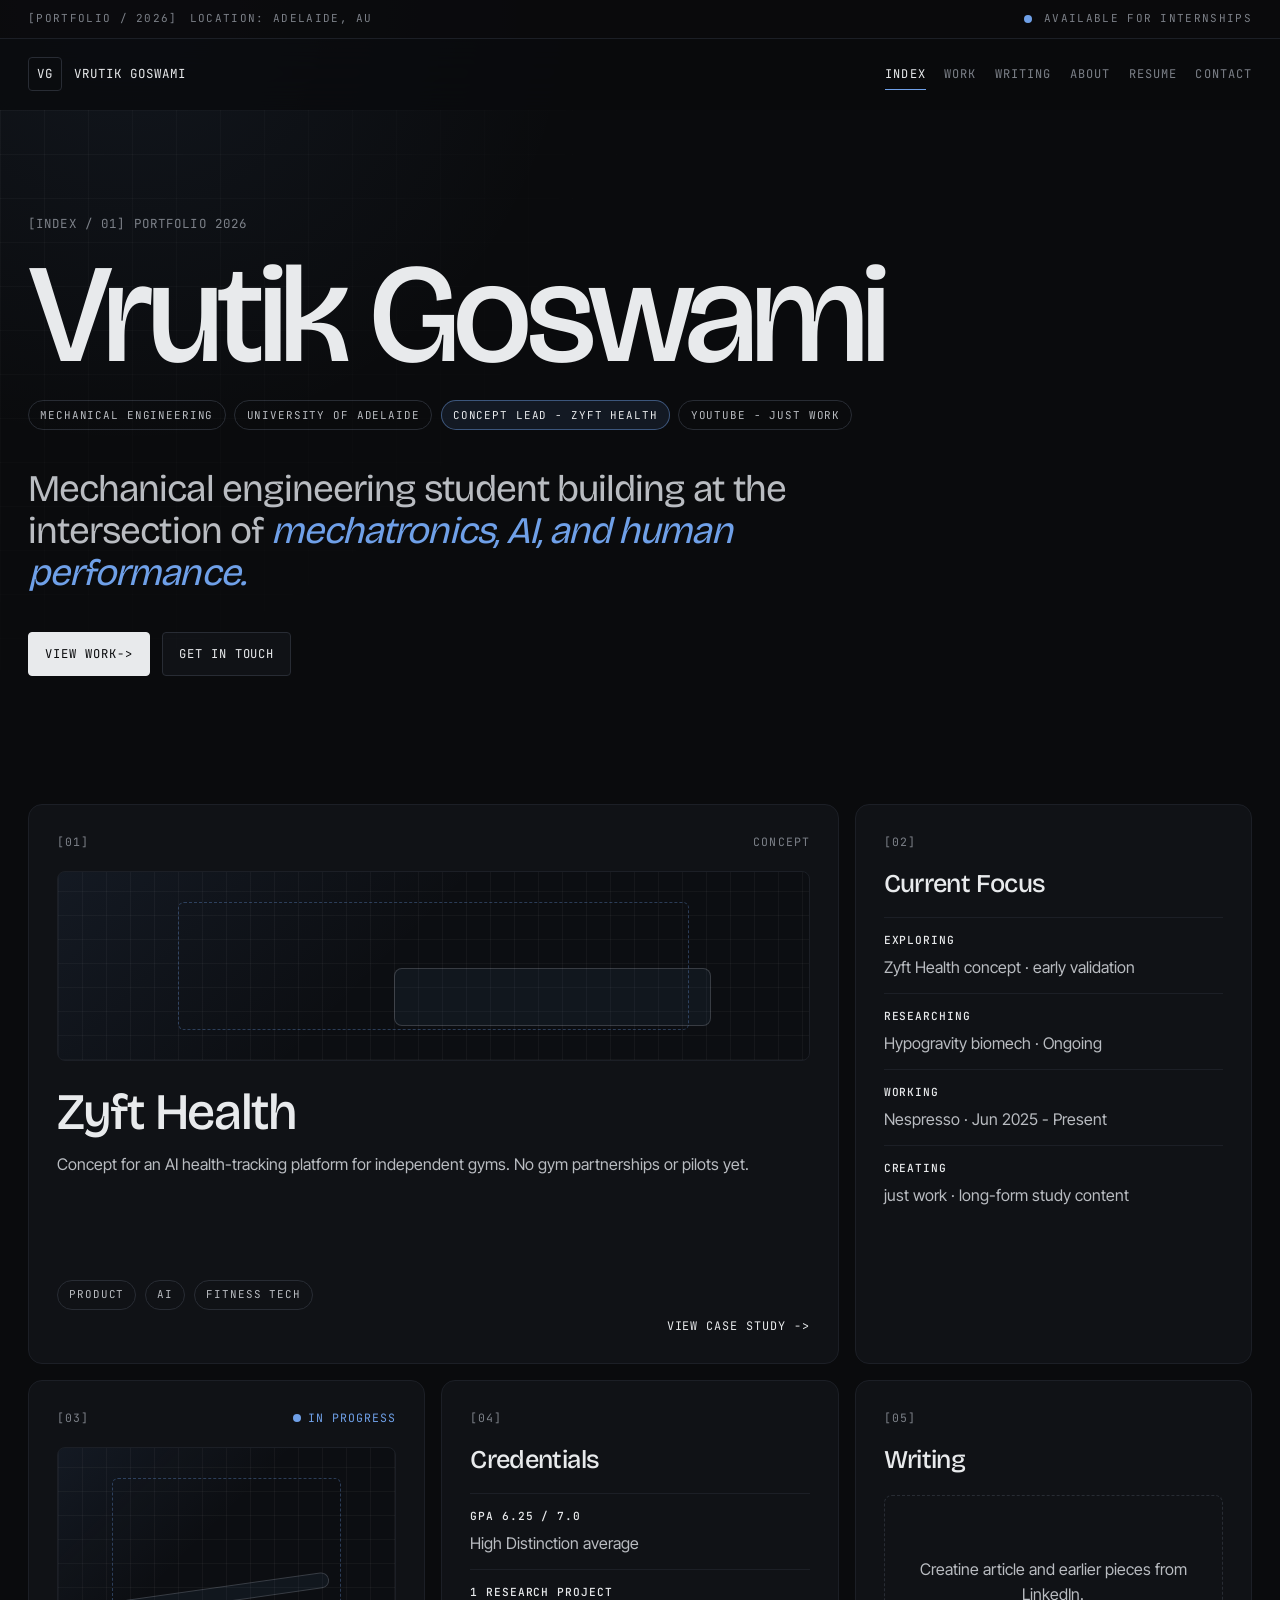
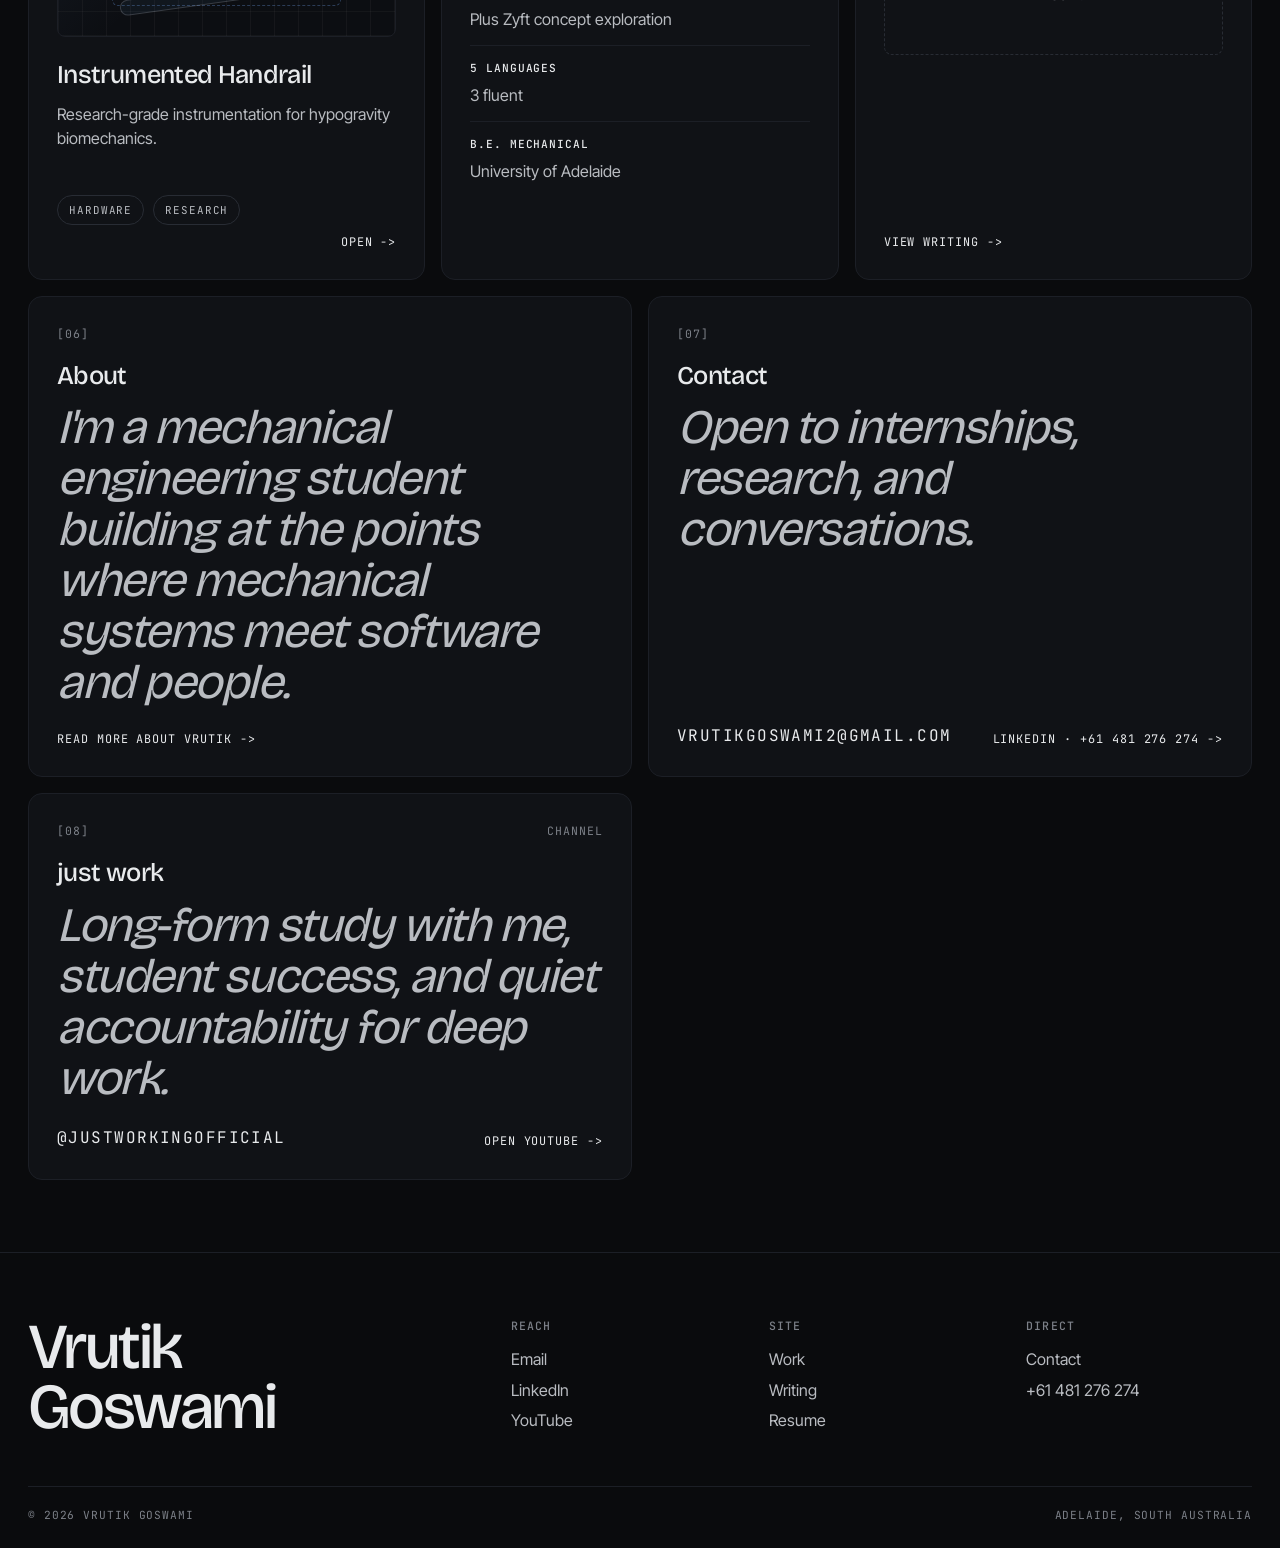
<file: index.html>
<!DOCTYPE html>
<html lang="en">
<head>
  <meta charset="utf-8">
  <meta name="viewport" content="width=device-width, initial-scale=1">
  <title>Vrutik Goswami &mdash; Mechanical Engineering, AI Product, Biomechanics</title>
  <meta name="description" content="Vrutik Goswami is a mechanical engineering student building across mechatronics, AI product, biomechanics research, and human performance.">
  <meta name="theme-color" content="#0A0B0D">
  <meta property="og:title" content="Vrutik Goswami &mdash; Mechanical Engineering, AI Product, Biomechanics">
  <meta property="og:description" content="A tile-grid command center for Vrutik Goswami's engineering, product, research, writing, and contact details.">
  <meta property="og:type" content="website">
  <meta property="og:url" content="https://vrutikgoswami.github.io/">
  <link rel="preconnect" href="https://fonts.googleapis.com">
  <link rel="preconnect" href="https://fonts.gstatic.com" crossorigin>
  <link href="https://fonts.googleapis.com/css2?family=Bricolage+Grotesque:wght@400;500;600&family=Inter+Tight:wght@400;500;600&family=JetBrains+Mono:wght@400;500&display=swap" rel="stylesheet">
  <link rel="stylesheet" href="assets/css/styles.css">
  <script type="application/ld+json">
  {
    "@context": "https://schema.org",
    "@type": "Person",
    "name": "Vrutik Goswami",
    "email": "mailto:vrutikgoswami2@gmail.com",
    "telephone": "+61 481 276 274",
    "address": {
      "@type": "PostalAddress",
      "addressLocality": "Adelaide",
      "addressRegion": "South Australia",
      "addressCountry": "AU"
    },
    "url": "https://vrutikgoswami.github.io/",
    "sameAs": [
      "https://www.linkedin.com/in/vrutik-goswami-198703352/",
      "https://www.youtube.com/@justworkingofficial"
    ],
    "affiliation": {
      "@type": "CollegeOrUniversity",
      "name": "University of Adelaide"
    }
  }
  </script>
</head>
<body>
  <div class="site-status">
    <div class="container status-inner">
      <div class="status-left">
        <span>[PORTFOLIO / 2026]</span>
        <span>LOCATION: ADELAIDE, AU</span>
      </div>
      <div class="status-right">
        <span class="status-dot" aria-hidden="true"></span>
        <span>AVAILABLE FOR INTERNSHIPS</span>
      </div>
    </div>
  </div>

  <header class="site-header" data-header>
    <nav class="container nav" aria-label="Primary navigation">
      <a class="brand" href="index.html" aria-label="Vrutik Goswami home">
        <span class="brand-mark">VG</span>
        <span>Vrutik Goswami</span>
      </a>
      <button class="nav-toggle" type="button" data-nav-toggle aria-label="Toggle navigation" aria-expanded="false"><span></span></button>
      <div class="nav-links">
        <a href="index.html" aria-current="page">Index</a>
        <a href="projects.html">Work</a>
        <a href="writing.html">Writing</a>
        <a href="about.html">About</a>
        <a href="resume.html">Resume</a>
        <a href="contact.html">Contact</a>
      </div>
    </nav>
  </header>

  <main>
    <section class="hero">
      <div class="container">
        <p class="eyebrow">[INDEX / 01] PORTFOLIO 2026</p>
        <h1 class="hero-title">Vrutik Goswami</h1>
        <div class="tag-row" aria-label="Identity tags">
          <span class="tag-pill">Mechanical Engineering</span>
          <span class="tag-pill">University of Adelaide</span>
          <span class="tag-pill accented">Concept Lead - Zyft Health</span>
          <span class="tag-pill">YouTube - just work</span>
        </div>
        <p class="hero-copy">Mechanical engineering student building at the intersection of <em>mechatronics, AI, and human performance.</em></p>
        <div class="button-row">
          <a class="button button-primary" href="projects.html">View Work <span class="arrow">-&gt;</span></a>
          <a class="button" href="contact.html">Get in Touch</a>
        </div>
      </div>
    </section>

    <section class="section-tight">
      <div class="container tile-grid">
        <a class="tile tile-large reveal" href="zyft-health.html">
          <div class="tile-top">
            <span class="tile-index">[01]</span>
            <span class="tile-meta">CONCEPT</span>
          </div>
          <div class="visual" aria-hidden="true"></div>
          <h2>Zyft Health</h2>
          <p>Concept for an AI health-tracking platform for independent gyms. No gym partnerships or pilots yet.</p>
          <div class="tile-footer">
            <div class="tag-row">
              <span class="tag-pill">Product</span>
              <span class="tag-pill">AI</span>
              <span class="tag-pill">Fitness Tech</span>
            </div>
            <span class="arrow-link">View case study <span class="arrow">-&gt;</span></span>
          </div>
        </a>

        <article class="tile tile-small reveal">
          <div class="tile-top">
            <span class="tile-index">[02]</span>
          </div>
          <h3>Current Focus</h3>
          <ul class="focus-list">
            <li><strong>Exploring</strong><span>Zyft Health concept &middot; early validation</span></li>
            <li><strong>Researching</strong><span>Hypogravity biomech &middot; Ongoing</span></li>
            <li><strong>Working</strong><span>Nespresso &middot; Jun 2025 - Present</span></li>
            <li><strong>Creating</strong><span>just work &middot; long-form study content</span></li>
          </ul>
        </article>

        <a class="tile tile-small reveal" href="handrail.html">
          <div class="tile-top">
            <span class="tile-index">[03]</span>
            <span class="tile-meta progress"><span class="status-dot" aria-hidden="true"></span> IN PROGRESS</span>
          </div>
          <div class="visual visual-handrail" aria-hidden="true"></div>
          <h3>Instrumented Handrail</h3>
          <p>Research-grade instrumentation for hypogravity biomechanics.</p>
          <div class="tile-footer">
            <div class="tag-row">
              <span class="tag-pill">Hardware</span>
              <span class="tag-pill">Research</span>
            </div>
            <span class="arrow-link">Open <span class="arrow">-&gt;</span></span>
          </div>
        </a>

        <article class="tile tile-small reveal">
          <div class="tile-top">
            <span class="tile-index">[04]</span>
          </div>
          <h3>Credentials</h3>
          <ul class="stat-list">
            <li><strong>GPA 6.25 / 7.0</strong><span>High Distinction average</span></li>
            <li><strong>1 research project</strong><span>Plus Zyft concept exploration</span></li>
            <li><strong>5 languages</strong><span>3 fluent</span></li>
            <li><strong>B.E. Mechanical</strong><span>University of Adelaide</span></li>
          </ul>
        </article>

        <a class="tile tile-small reveal" href="writing.html">
          <div class="tile-top">
            <span class="tile-index">[05]</span>
          </div>
          <h3>Writing</h3>
          <div class="empty-state">
            <p>Creatine article and earlier pieces from LinkedIn.</p>
          </div>
          <div class="tile-footer">
            <span class="arrow-link">View writing <span class="arrow">-&gt;</span></span>
          </div>
        </a>

        <a class="tile tile-wide reveal" href="about.html">
          <div class="tile-top">
            <span class="tile-index">[06]</span>
          </div>
          <h3>About</h3>
          <p class="large-line">I'm a mechanical engineering student building at the points where mechanical systems meet software and people.</p>
          <div class="tile-footer">
            <span class="arrow-link">Read more about Vrutik <span class="arrow">-&gt;</span></span>
          </div>
        </a>

        <a class="tile tile-wide reveal" href="contact.html">
          <div class="tile-top">
            <span class="tile-index">[07]</span>
          </div>
          <h3>Contact</h3>
          <p class="large-line">Open to internships, research, and conversations.</p>
          <div class="tile-footer">
            <span class="mono">vrutikgoswami2@gmail.com</span>
            <span class="arrow-link">LinkedIn &middot; +61 481 276 274 <span class="arrow">-&gt;</span></span>
          </div>
        </a>

        <a class="tile tile-wide reveal" href="https://www.youtube.com/@justworkingofficial">
          <div class="tile-top">
            <span class="tile-index">[08]</span>
            <span class="tile-meta">CHANNEL</span>
          </div>
          <h3>just work</h3>
          <p class="large-line">Long-form study with me, student success, and quiet accountability for deep work.</p>
          <div class="tile-footer">
            <span class="mono">@justworkingofficial</span>
            <span class="arrow-link">Open YouTube <span class="arrow">-&gt;</span></span>
          </div>
        </a>
      </div>
    </section>
  </main>

  <footer class="site-footer">
    <div class="container">
      <div class="footer-grid">
        <div>
          <p class="footer-brand">Vrutik<br>Goswami</p>
        </div>
        <div class="footer-col">
          <h2>Reach</h2>
          <a href="mailto:vrutikgoswami2@gmail.com">Email</a>
          <a href="https://www.linkedin.com/in/vrutik-goswami-198703352/">LinkedIn</a>
          <a href="https://www.youtube.com/@justworkingofficial">YouTube</a>
        </div>
        <div class="footer-col">
          <h2>Site</h2>
          <a href="projects.html">Work</a>
          <a href="writing.html">Writing</a>
          <a href="resume.html">Resume</a>
        </div>
        <div class="footer-col">
          <h2>Direct</h2>
          <a href="contact.html">Contact</a>
          <a href="tel:+61481276274">+61 481 276 274</a>
        </div>
      </div>
      <div class="footer-bottom">
        <span>&copy; <span data-year></span> Vrutik Goswami</span>
        <span>Adelaide, South Australia</span>
      </div>
    </div>
  </footer>

  <script src="assets/js/main.js"></script>
</body>
</html>
</file>
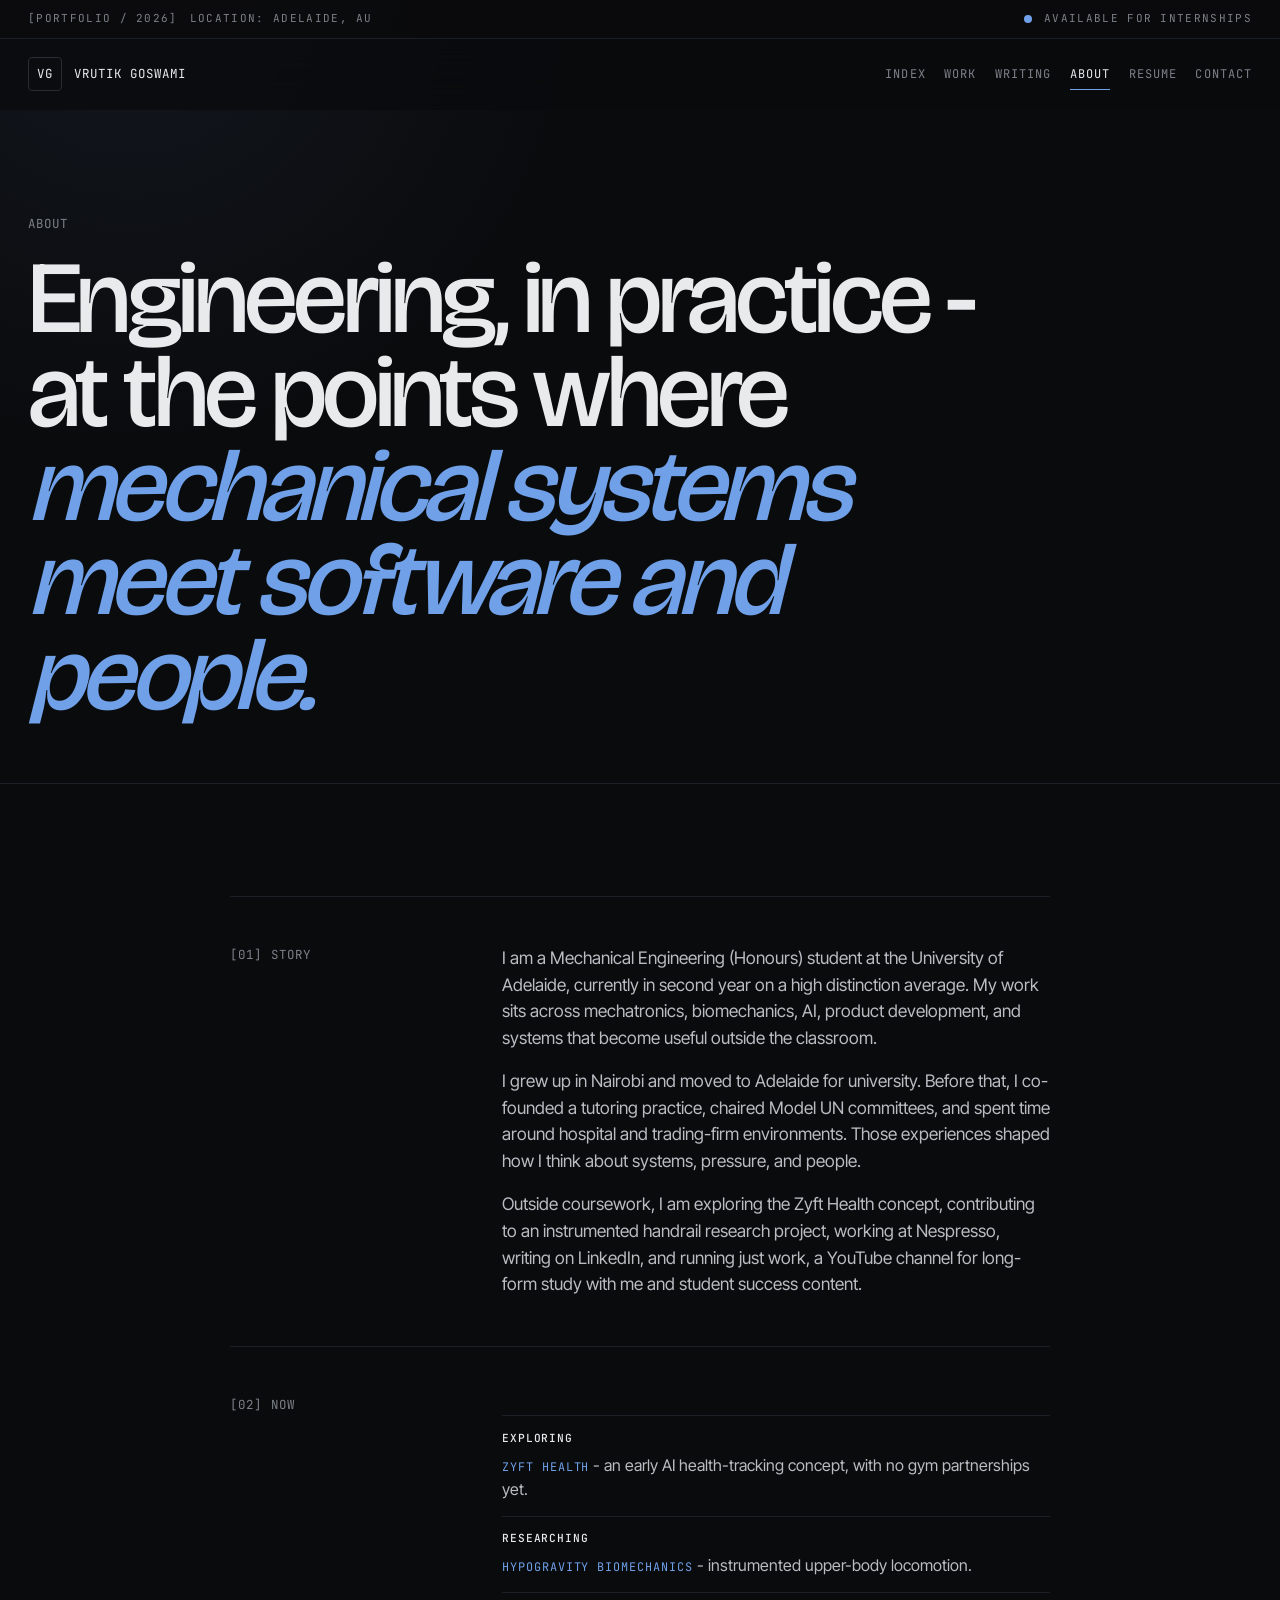
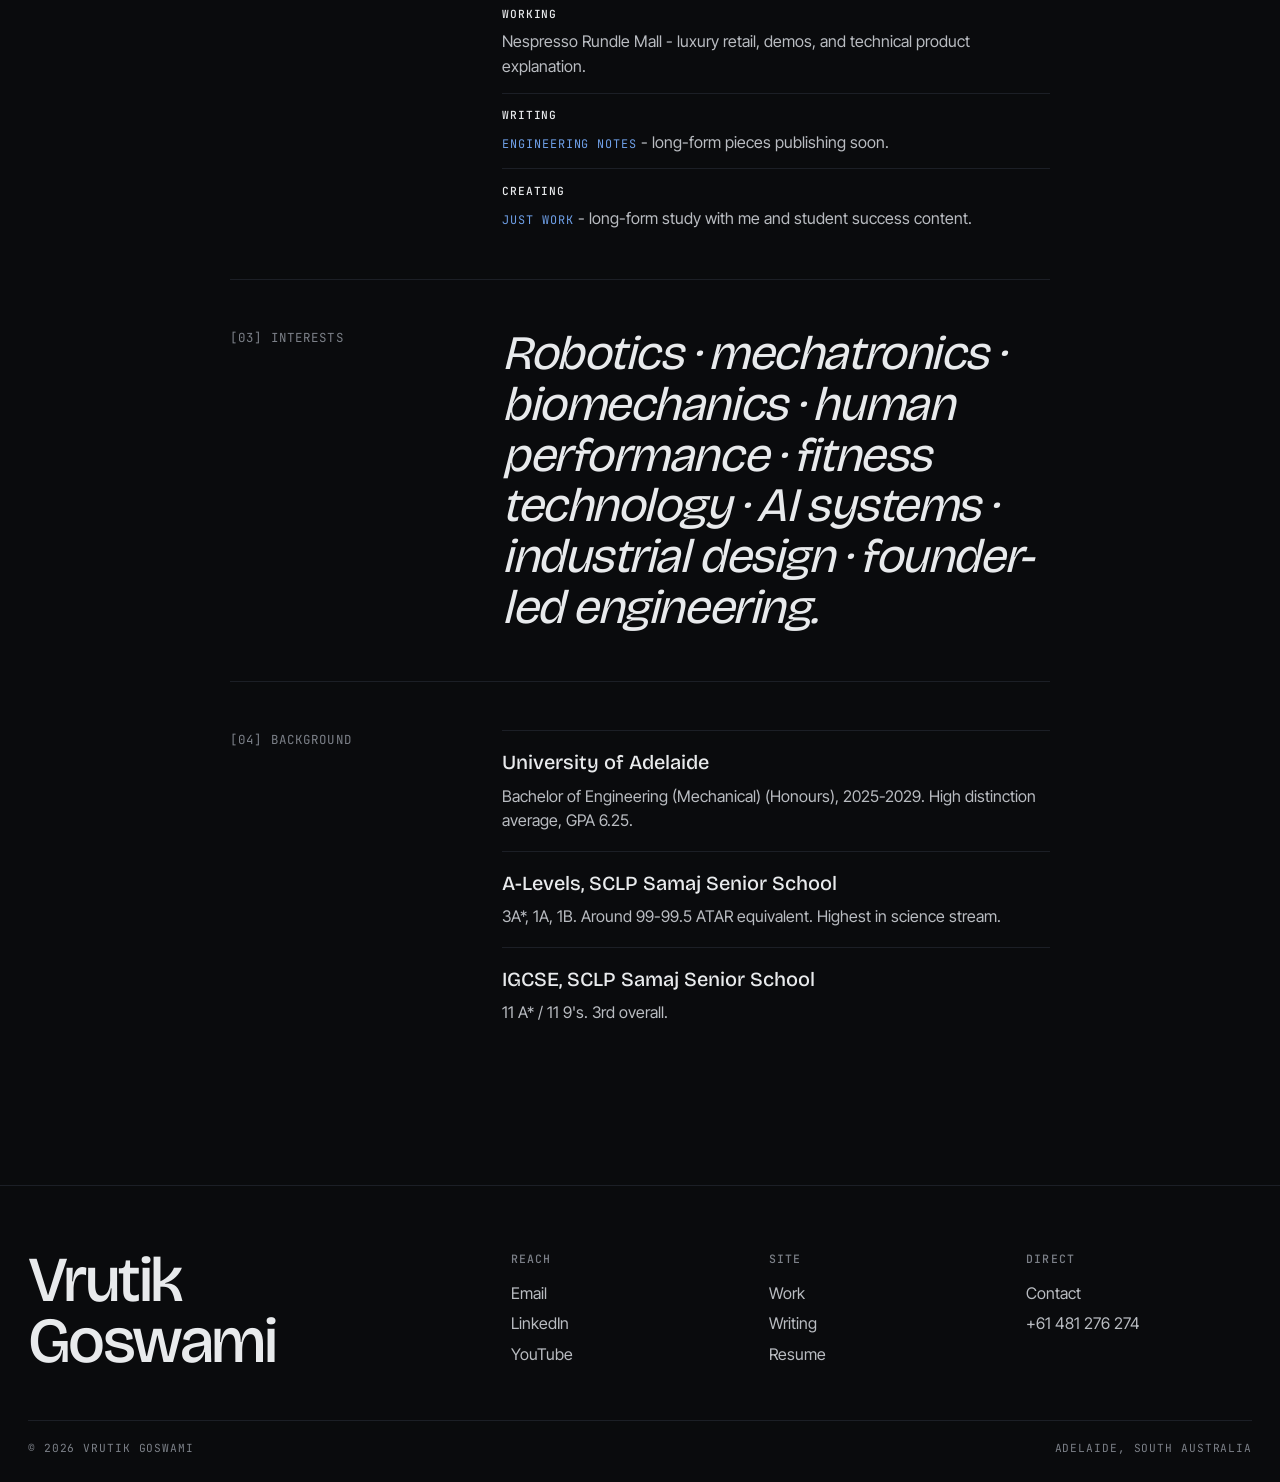
<file: about.html>
<!DOCTYPE html>
<html lang="en">
<head>
  <meta charset="utf-8">
  <meta name="viewport" content="width=device-width, initial-scale=1">
  <title>About &mdash; Vrutik Goswami</title>
  <meta name="description" content="About Vrutik Goswami: mechanical engineering student in Adelaide working across mechatronics, biomechanics, AI systems, and product development.">
  <meta name="theme-color" content="#0A0B0D">
  <meta property="og:title" content="About &mdash; Vrutik Goswami">
  <meta property="og:description" content="Vrutik Goswami's background, current work, interests, and engineering story.">
  <meta property="og:type" content="website">
  <meta property="og:url" content="https://vrutikgoswami.github.io/about.html">
  <link rel="preconnect" href="https://fonts.googleapis.com">
  <link rel="preconnect" href="https://fonts.gstatic.com" crossorigin>
  <link href="https://fonts.googleapis.com/css2?family=Bricolage+Grotesque:wght@400;500;600&family=Inter+Tight:wght@400;500;600&family=JetBrains+Mono:wght@400;500&display=swap" rel="stylesheet">
  <link rel="stylesheet" href="assets/css/styles.css">
</head>
<body>
  <div class="site-status"><div class="container status-inner"><div class="status-left"><span>[PORTFOLIO / 2026]</span><span>LOCATION: ADELAIDE, AU</span></div><div class="status-right"><span class="status-dot" aria-hidden="true"></span><span>AVAILABLE FOR INTERNSHIPS</span></div></div></div>
  <header class="site-header" data-header>
    <nav class="container nav" aria-label="Primary navigation">
      <a class="brand" href="index.html"><span class="brand-mark">VG</span><span>Vrutik Goswami</span></a>
      <button class="nav-toggle" type="button" data-nav-toggle aria-label="Toggle navigation" aria-expanded="false"><span></span></button>
      <div class="nav-links"><a href="index.html">Index</a><a href="projects.html">Work</a><a href="writing.html">Writing</a><a href="about.html" aria-current="page">About</a><a href="resume.html">Resume</a><a href="contact.html">Contact</a></div>
    </nav>
  </header>

  <main>
    <section class="page-hero">
      <div class="container">
        <p class="eyebrow">About</p>
        <h1 class="page-title">Engineering, in practice - at the points where <em class="accent">mechanical systems meet software and people.</em></h1>
      </div>
    </section>

    <section class="section">
      <div class="container-narrow">
        <article class="about-grid reveal">
          <div class="sticky-label">[01] Story</div>
          <div class="prose">
            <p>I am a Mechanical Engineering (Honours) student at the University of Adelaide, currently in second year on a high distinction average. My work sits across mechatronics, biomechanics, AI, product development, and systems that become useful outside the classroom.</p>
            <p>I grew up in Nairobi and moved to Adelaide for university. Before that, I co-founded a tutoring practice, chaired Model UN committees, and spent time around hospital and trading-firm environments. Those experiences shaped how I think about systems, pressure, and people.</p>
            <p>Outside coursework, I am exploring the Zyft Health concept, contributing to an instrumented handrail research project, working at Nespresso, writing on LinkedIn, and running just work, a YouTube channel for long-form study with me and student success content.</p>
          </div>
        </article>
        <article class="about-grid reveal">
          <div class="sticky-label">[02] Now</div>
          <ul class="focus-list">
            <li><strong>Exploring</strong><span><a class="text-link" href="zyft-health.html">Zyft Health</a> - an early AI health-tracking concept, with no gym partnerships yet.</span></li>
            <li><strong>Researching</strong><span><a class="text-link" href="handrail.html">Hypogravity biomechanics</a> - instrumented upper-body locomotion.</span></li>
            <li><strong>Working</strong><span>Nespresso Rundle Mall - luxury retail, demos, and technical product explanation.</span></li>
            <li><strong>Writing</strong><span><a class="text-link" href="writing.html">Engineering notes</a> - long-form pieces publishing soon.</span></li>
            <li><strong>Creating</strong><span><a class="text-link" href="https://www.youtube.com/@justworkingofficial">just work</a> - long-form study with me and student success content.</span></li>
          </ul>
        </article>
        <article class="about-grid reveal">
          <div class="sticky-label">[03] Interests</div>
          <p class="large-line">Robotics &middot; mechatronics &middot; biomechanics &middot; human performance &middot; fitness technology &middot; AI systems &middot; industrial design &middot; founder-led engineering.</p>
        </article>
        <article class="about-grid reveal">
          <div class="sticky-label">[04] Background</div>
          <ul class="entry-list">
            <li><h3>University of Adelaide</h3><p>Bachelor of Engineering (Mechanical) (Honours), 2025-2029. High distinction average, GPA 6.25.</p></li>
            <li><h3>A-Levels, SCLP Samaj Senior School</h3><p>3A*, 1A, 1B. Around 99-99.5 ATAR equivalent. Highest in science stream.</p></li>
            <li><h3>IGCSE, SCLP Samaj Senior School</h3><p>11 A* / 11 9's. 3rd overall.</p></li>
          </ul>
        </article>
      </div>
    </section>
  </main>

  <footer class="site-footer">
    <div class="container"><div class="footer-grid"><div><p class="footer-brand">Vrutik<br>Goswami</p></div><div class="footer-col"><h2>Reach</h2><a href="mailto:vrutikgoswami2@gmail.com">Email</a><a href="https://www.linkedin.com/in/vrutik-goswami-198703352/">LinkedIn</a><a href="https://www.youtube.com/@justworkingofficial">YouTube</a></div><div class="footer-col"><h2>Site</h2><a href="projects.html">Work</a><a href="writing.html">Writing</a><a href="resume.html">Resume</a></div><div class="footer-col"><h2>Direct</h2><a href="contact.html">Contact</a><a href="tel:+61481276274">+61 481 276 274</a></div></div><div class="footer-bottom"><span>&copy; <span data-year></span> Vrutik Goswami</span><span>Adelaide, South Australia</span></div></div>
  </footer>
  <script src="assets/js/main.js"></script>
</body>
</html>
</file>
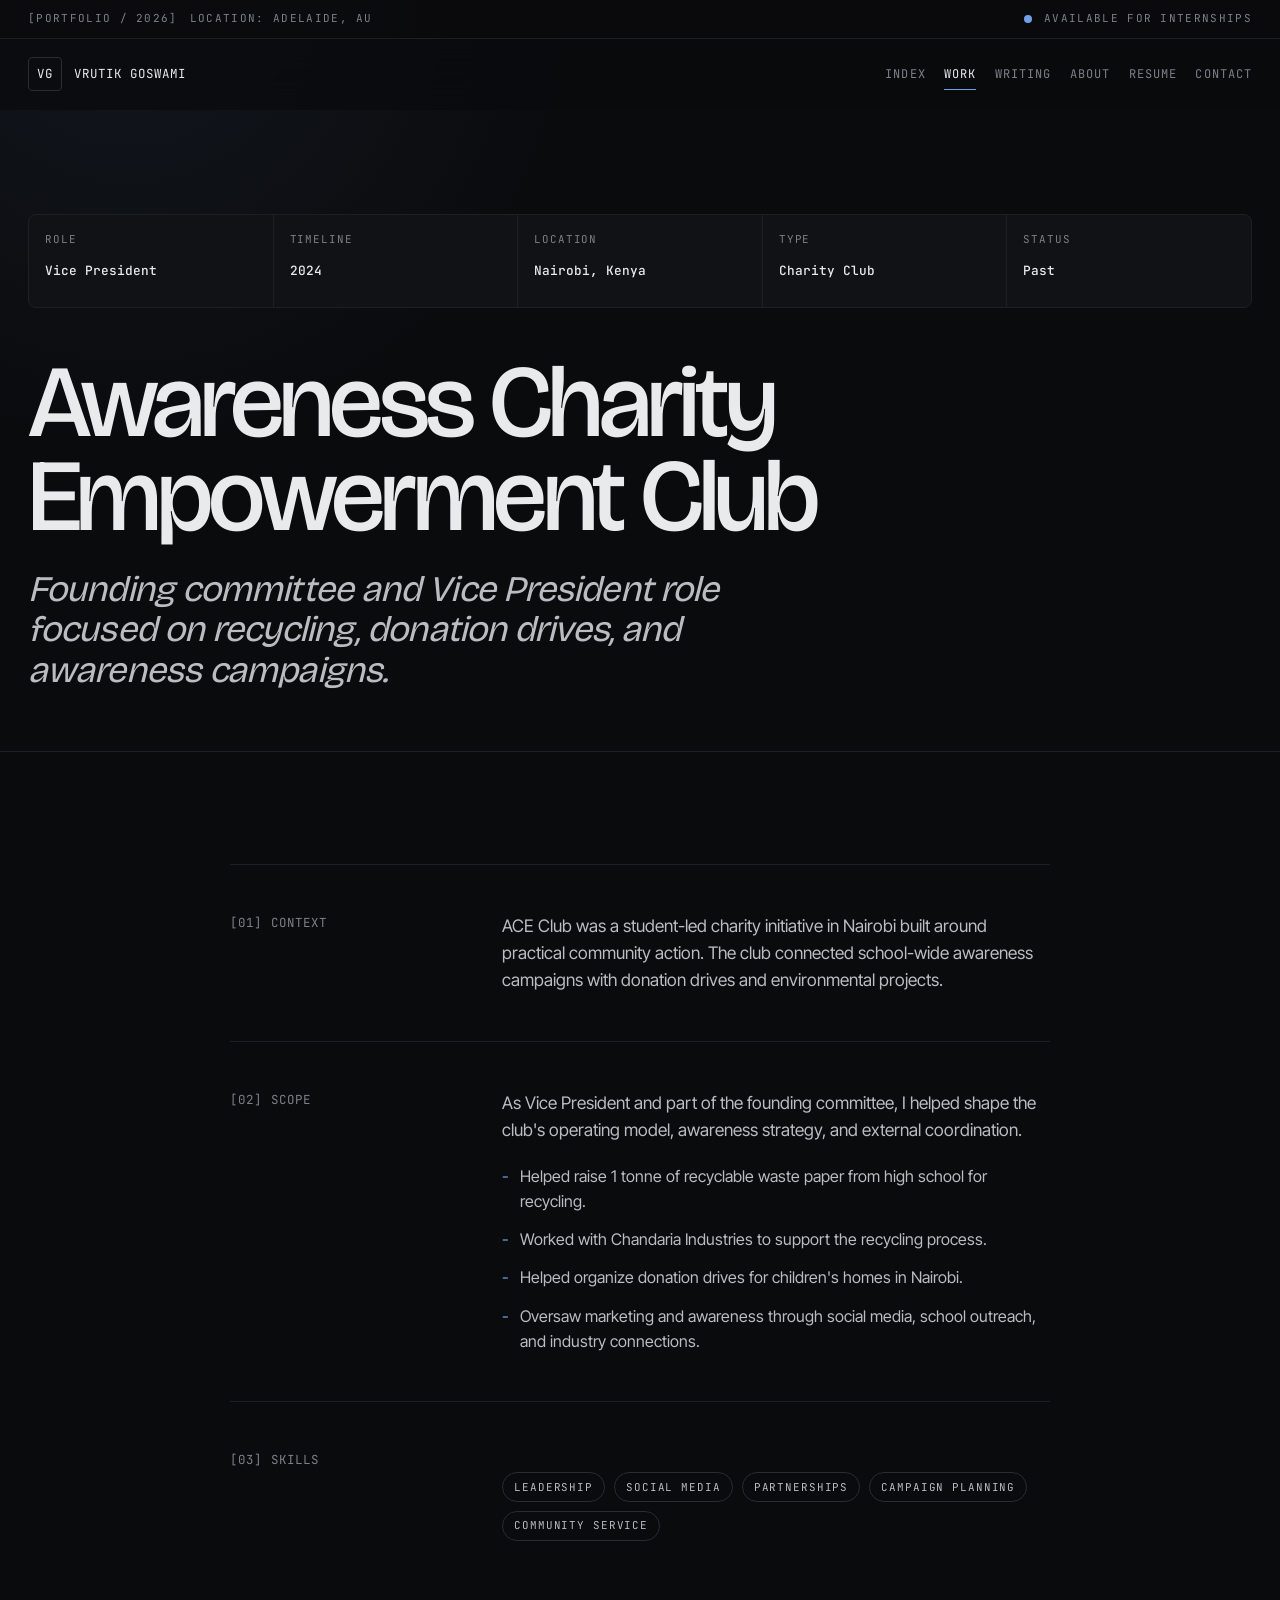
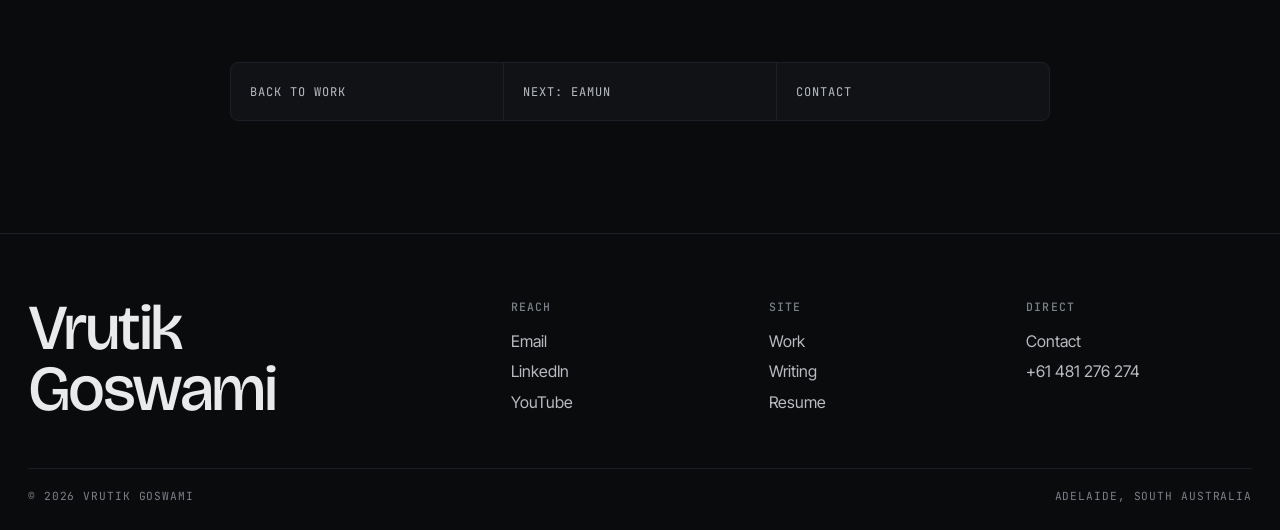
<file: ace-club.html>
<!DOCTYPE html>
<html lang="en">
<head>
  <meta charset="utf-8">
  <meta name="viewport" content="width=device-width, initial-scale=1">
  <title>ACE Club &mdash; Vrutik Goswami</title>
  <meta name="description" content="ACE Club case study by Vrutik Goswami: founding committee, vice president role, recycling drives, donation drives, marketing, and community awareness.">
  <meta name="theme-color" content="#0A0B0D">
  <meta property="og:title" content="ACE Club &mdash; Vrutik Goswami">
  <meta property="og:description" content="A charity club leadership role focused on recycling, donation drives, social media awareness, and community action in Nairobi.">
  <meta property="og:type" content="article">
  <meta property="og:url" content="https://vrutikgoswami17.github.io/ace-club.html">
  <link rel="preconnect" href="https://fonts.googleapis.com">
  <link rel="preconnect" href="https://fonts.gstatic.com" crossorigin>
  <link href="https://fonts.googleapis.com/css2?family=Bricolage+Grotesque:wght@400;500;600&family=Inter+Tight:wght@400;500;600&family=JetBrains+Mono:wght@400;500&display=swap" rel="stylesheet">
  <link rel="stylesheet" href="assets/css/styles.css">
</head>
<body>
  <div class="site-status"><div class="container status-inner"><div class="status-left"><span>[PORTFOLIO / 2026]</span><span>LOCATION: ADELAIDE, AU</span></div><div class="status-right"><span class="status-dot" aria-hidden="true"></span><span>AVAILABLE FOR INTERNSHIPS</span></div></div></div>
  <header class="site-header" data-header><nav class="container nav" aria-label="Primary navigation"><a class="brand" href="index.html"><span class="brand-mark">VG</span><span>Vrutik Goswami</span></a><button class="nav-toggle" type="button" data-nav-toggle aria-label="Toggle navigation" aria-expanded="false"><span></span></button><div class="nav-links"><a href="index.html">Index</a><a href="projects.html" aria-current="page">Work</a><a href="writing.html">Writing</a><a href="about.html">About</a><a href="resume.html">Resume</a><a href="contact.html">Contact</a></div></nav></header>

  <main>
    <section class="page-hero">
      <div class="container">
        <div class="meta-band">
          <div class="meta-item"><span>Role</span><strong>Vice President</strong></div>
          <div class="meta-item"><span>Timeline</span><strong>2024</strong></div>
          <div class="meta-item"><span>Location</span><strong>Nairobi, Kenya</strong></div>
          <div class="meta-item"><span>Type</span><strong>Charity Club</strong></div>
          <div class="meta-item"><span>Status</span><strong>Past</strong></div>
        </div>
        <h1 class="case-title">Awareness Charity Empowerment Club</h1>
        <p class="case-summary">Founding committee and Vice President role focused on recycling, donation drives, and awareness campaigns.</p>
      </div>
    </section>

    <section class="section">
      <div class="container-narrow">
        <article class="case-section reveal"><div class="sticky-label">[01] Context</div><div class="prose"><p>ACE Club was a student-led charity initiative in Nairobi built around practical community action. The club connected school-wide awareness campaigns with donation drives and environmental projects.</p></div></article>
        <article class="case-section reveal"><div class="sticky-label">[02] Scope</div><div><div class="prose"><p>As Vice President and part of the founding committee, I helped shape the club's operating model, awareness strategy, and external coordination.</p></div><ul class="dash-list"><li>Helped raise 1 tonne of recyclable waste paper from high school for recycling.</li><li>Worked with Chandaria Industries to support the recycling process.</li><li>Helped organize donation drives for children's homes in Nairobi.</li><li>Oversaw marketing and awareness through social media, school outreach, and industry connections.</li></ul></div></article>
        <article class="case-section reveal"><div class="sticky-label">[03] Skills</div><div class="tag-row"><span class="tag-pill">Leadership</span><span class="tag-pill">Social Media</span><span class="tag-pill">Partnerships</span><span class="tag-pill">Campaign Planning</span><span class="tag-pill">Community Service</span></div></article>
        <nav class="case-nav" aria-label="Case study navigation"><a href="projects.html">Back to work</a><a href="eamun.html">Next: EAMUN</a><a href="contact.html">Contact</a></nav>
      </div>
    </section>
  </main>

  <footer class="site-footer"><div class="container"><div class="footer-grid"><div><p class="footer-brand">Vrutik<br>Goswami</p></div><div class="footer-col"><h2>Reach</h2><a href="mailto:vrutikgoswami2@gmail.com">Email</a><a href="https://www.linkedin.com/in/vrutik-goswami-198703352/">LinkedIn</a><a href="https://www.youtube.com/@justworkingofficial">YouTube</a></div><div class="footer-col"><h2>Site</h2><a href="projects.html">Work</a><a href="writing.html">Writing</a><a href="resume.html">Resume</a></div><div class="footer-col"><h2>Direct</h2><a href="contact.html">Contact</a><a href="tel:+61481276274">+61 481 276 274</a></div></div><div class="footer-bottom"><span>&copy; <span data-year></span> Vrutik Goswami</span><span>Adelaide, South Australia</span></div></div></footer>
  <script src="assets/js/main.js"></script>
</body>
</html>
</file>
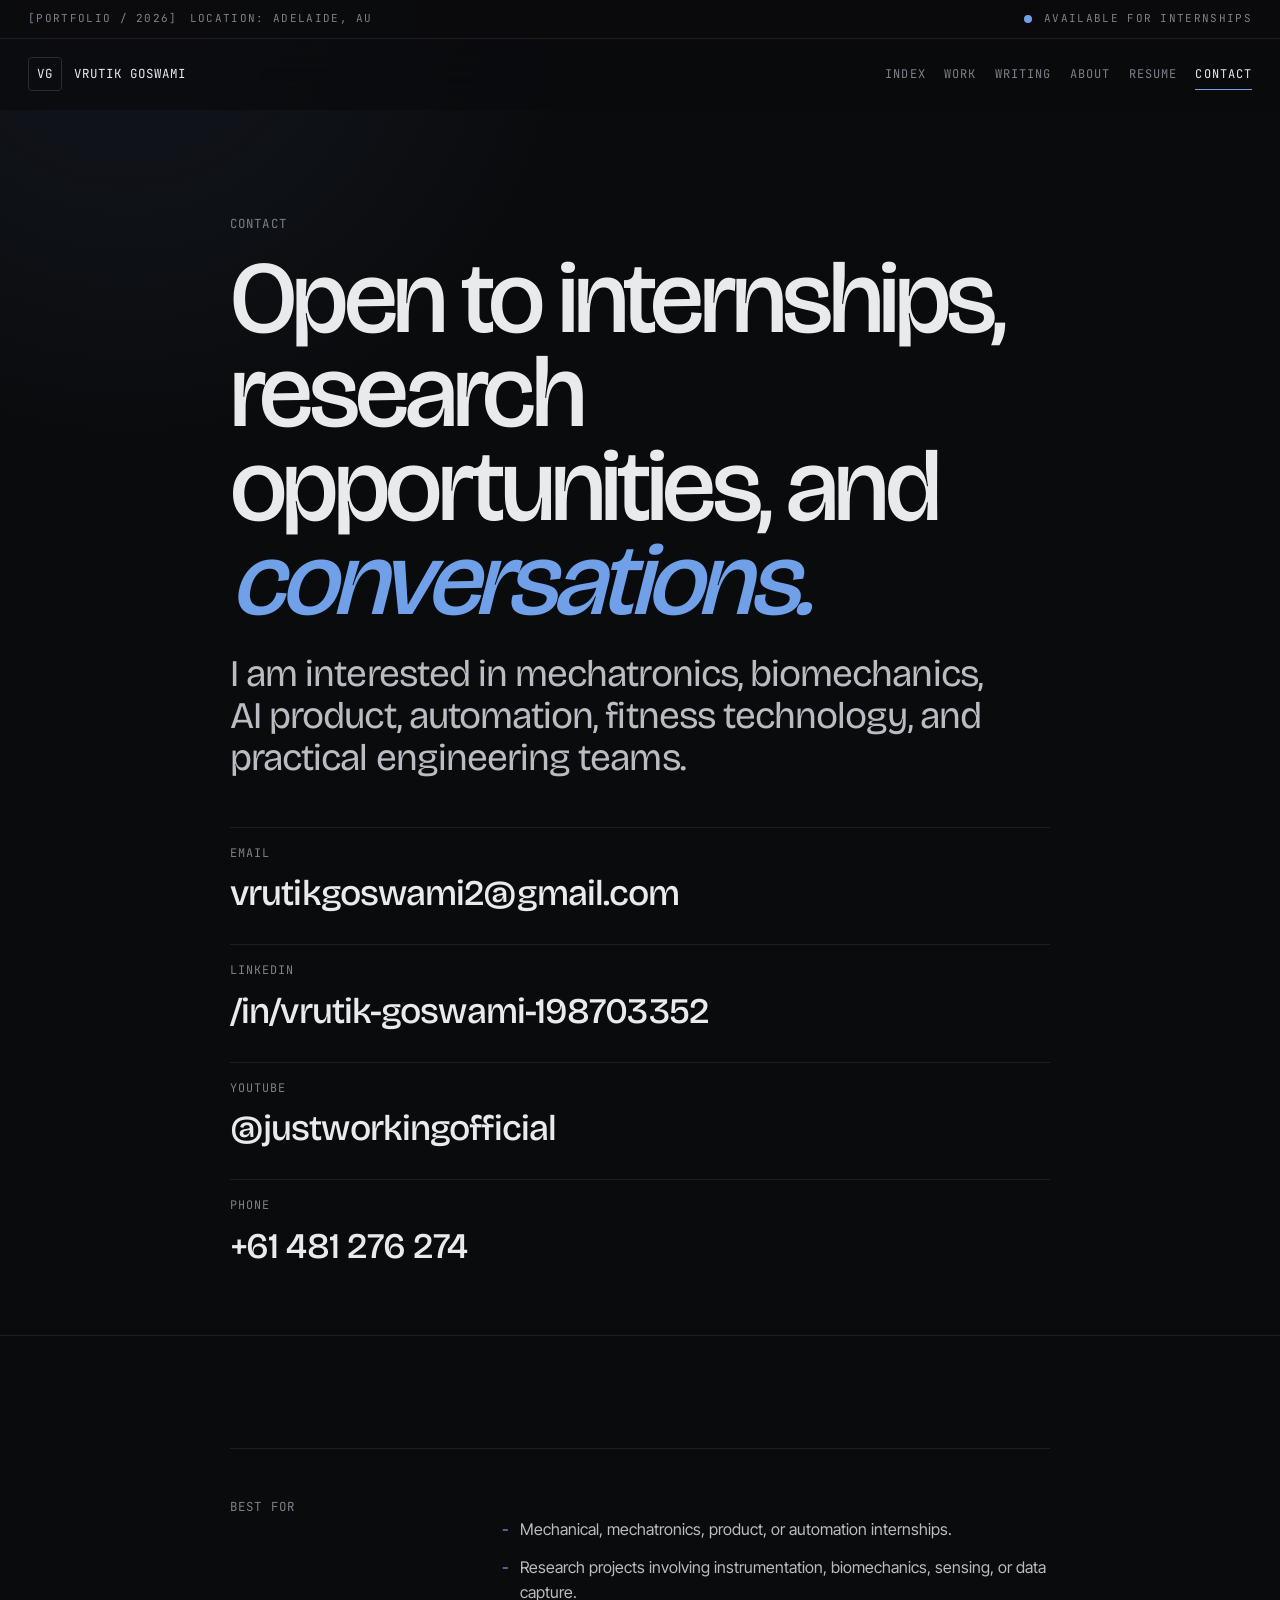
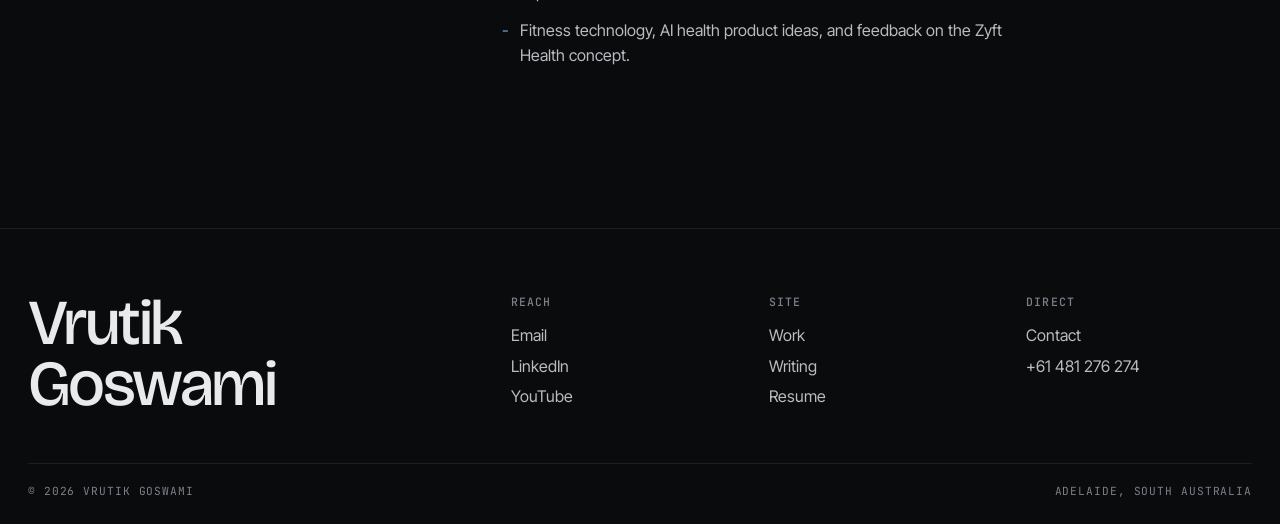
<file: contact.html>
<!DOCTYPE html>
<html lang="en">
<head>
  <meta charset="utf-8">
  <meta name="viewport" content="width=device-width, initial-scale=1">
  <title>Contact &mdash; Vrutik Goswami</title>
  <meta name="description" content="Contact Vrutik Goswami in Adelaide for internships, research opportunities, product conversations, AI health projects, and engineering work.">
  <meta name="theme-color" content="#0A0B0D">
  <meta property="og:title" content="Contact &mdash; Vrutik Goswami">
  <meta property="og:description" content="Email, LinkedIn, YouTube, and phone contact details for Vrutik Goswami.">
  <meta property="og:type" content="website">
  <meta property="og:url" content="https://vrutikgoswami.github.io/contact.html">
  <link rel="preconnect" href="https://fonts.googleapis.com">
  <link rel="preconnect" href="https://fonts.gstatic.com" crossorigin>
  <link href="https://fonts.googleapis.com/css2?family=Bricolage+Grotesque:wght@400;500;600&family=Inter+Tight:wght@400;500;600&family=JetBrains+Mono:wght@400;500&display=swap" rel="stylesheet">
  <link rel="stylesheet" href="assets/css/styles.css">
</head>
<body>
  <div class="site-status"><div class="container status-inner"><div class="status-left"><span>[PORTFOLIO / 2026]</span><span>LOCATION: ADELAIDE, AU</span></div><div class="status-right"><span class="status-dot" aria-hidden="true"></span><span>AVAILABLE FOR INTERNSHIPS</span></div></div></div>
  <header class="site-header" data-header><nav class="container nav" aria-label="Primary navigation"><a class="brand" href="index.html"><span class="brand-mark">VG</span><span>Vrutik Goswami</span></a><button class="nav-toggle" type="button" data-nav-toggle aria-label="Toggle navigation" aria-expanded="false"><span></span></button><div class="nav-links"><a href="index.html">Index</a><a href="projects.html">Work</a><a href="writing.html">Writing</a><a href="about.html">About</a><a href="resume.html">Resume</a><a href="contact.html" aria-current="page">Contact</a></div></nav></header>
  <main>
    <section class="page-hero">
      <div class="container-narrow">
        <p class="eyebrow">Contact</p>
        <h1 class="page-title">Open to internships, research opportunities, and <em class="accent">conversations.</em></h1>
        <p class="page-copy">I am interested in mechatronics, biomechanics, AI product, automation, fitness technology, and practical engineering teams.</p>
        <div class="contact-list">
          <a class="contact-link" href="mailto:vrutikgoswami2@gmail.com"><span>Email</span><strong>vrutikgoswami2@gmail.com</strong></a>
          <a class="contact-link" href="https://www.linkedin.com/in/vrutik-goswami-198703352/"><span>LinkedIn</span><strong>/in/vrutik-goswami-198703352</strong></a>
          <a class="contact-link" href="https://www.youtube.com/@justworkingofficial"><span>YouTube</span><strong>@justworkingofficial</strong></a>
          <a class="contact-link" href="tel:+61481276274"><span>Phone</span><strong>+61 481 276 274</strong></a>
        </div>
      </div>
    </section>
    <section class="section">
      <div class="container-narrow">
        <article class="case-section reveal">
          <div class="sticky-label">Best For</div>
          <ul class="dash-list">
            <li>Mechanical, mechatronics, product, or automation internships.</li>
            <li>Research projects involving instrumentation, biomechanics, sensing, or data capture.</li>
            <li>Fitness technology, AI health product ideas, and feedback on the Zyft Health concept.</li>
          </ul>
        </article>
      </div>
    </section>
  </main>
  <footer class="site-footer"><div class="container"><div class="footer-grid"><div><p class="footer-brand">Vrutik<br>Goswami</p></div><div class="footer-col"><h2>Reach</h2><a href="mailto:vrutikgoswami2@gmail.com">Email</a><a href="https://www.linkedin.com/in/vrutik-goswami-198703352/">LinkedIn</a><a href="https://www.youtube.com/@justworkingofficial">YouTube</a></div><div class="footer-col"><h2>Site</h2><a href="projects.html">Work</a><a href="writing.html">Writing</a><a href="resume.html">Resume</a></div><div class="footer-col"><h2>Direct</h2><a href="contact.html">Contact</a><a href="tel:+61481276274">+61 481 276 274</a></div></div><div class="footer-bottom"><span>&copy; <span data-year></span> Vrutik Goswami</span><span>Adelaide, South Australia</span></div></div></footer>
  <script src="assets/js/main.js"></script>
</body>
</html>
</file>
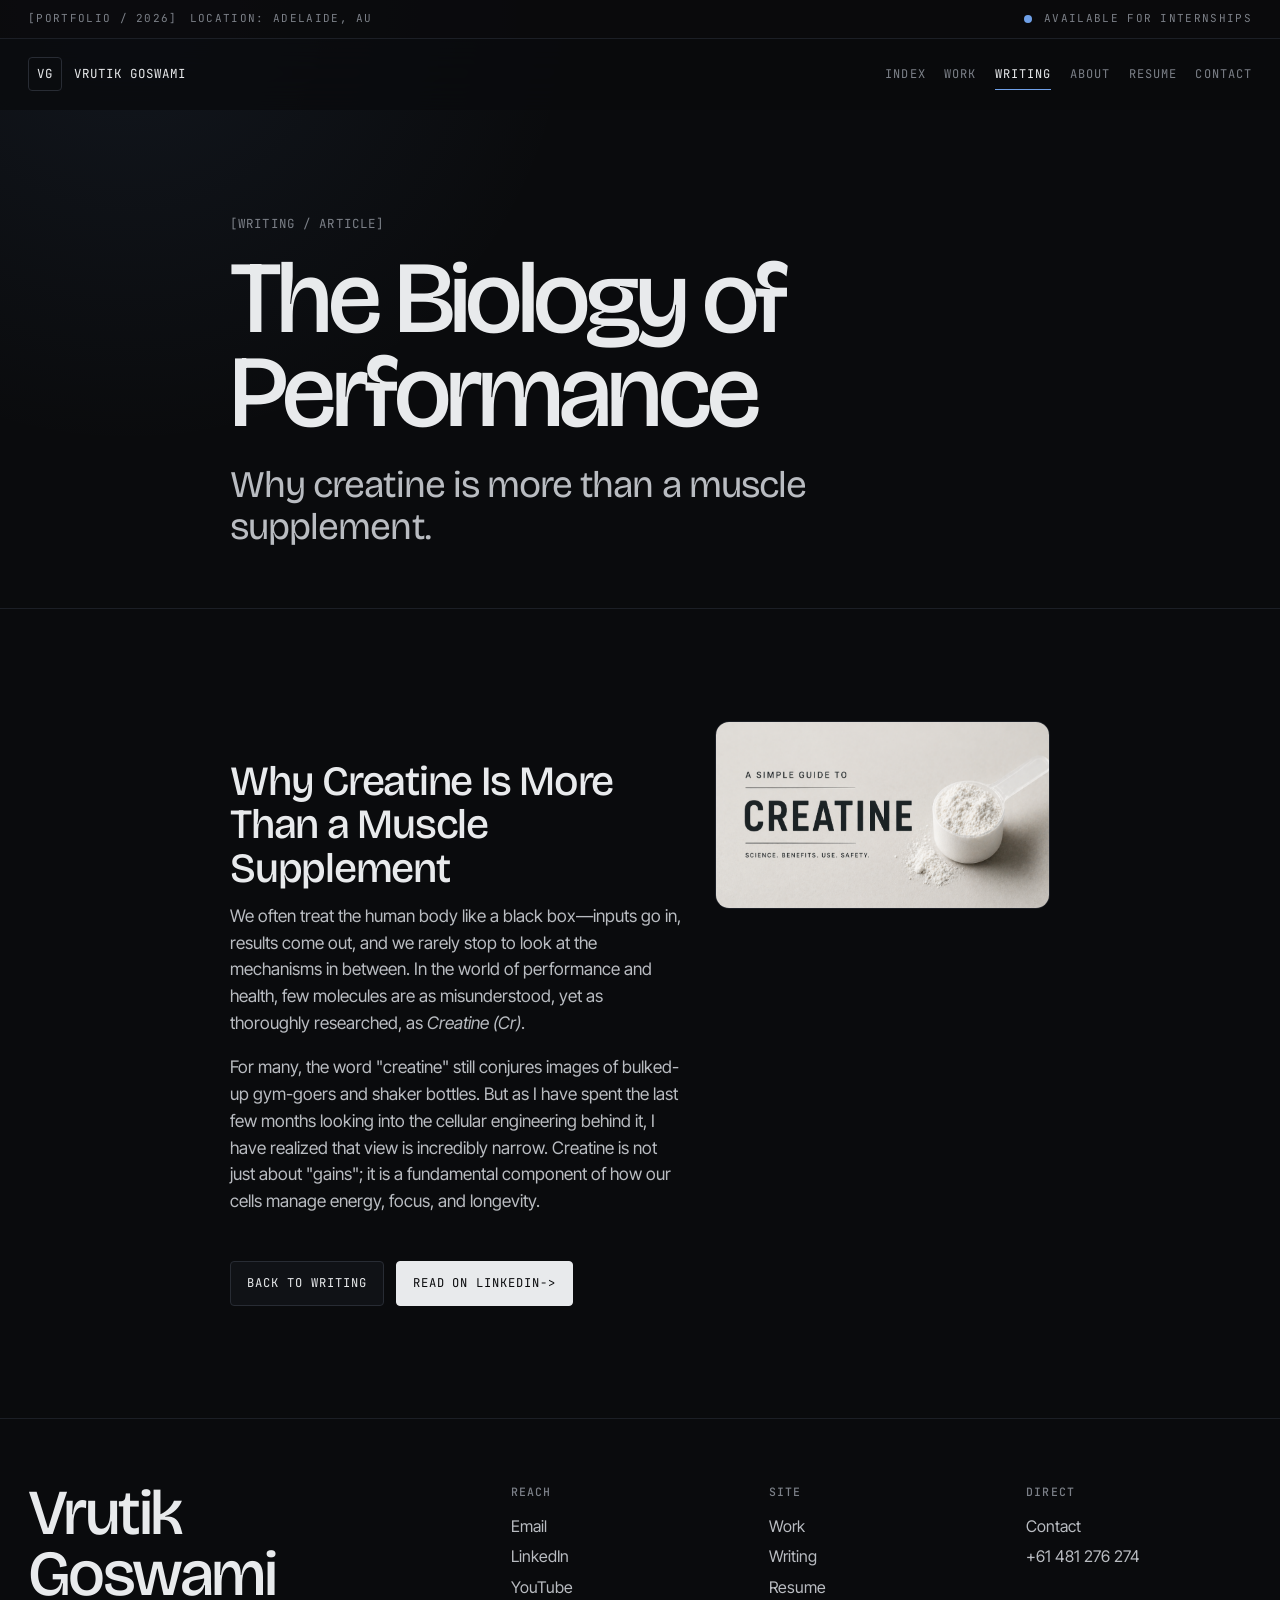
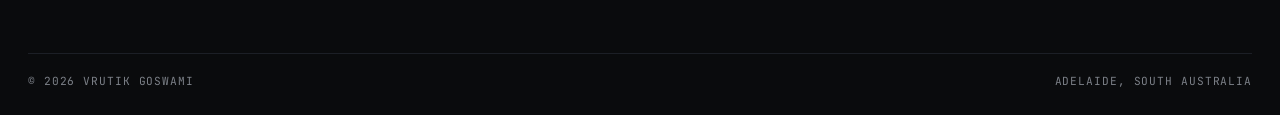
<file: creatine.html>
<!DOCTYPE html>
<html lang="en">
<head>
  <meta charset="utf-8">
  <meta name="viewport" content="width=device-width, initial-scale=1">
  <title>Creatine &mdash; Vrutik Goswami</title>
  <meta name="description" content="The Biology of Performance by Vrutik Goswami: why creatine is more than a muscle supplement.">
  <meta name="theme-color" content="#0A0B0D">
  <meta property="og:title" content="Creatine &mdash; Vrutik Goswami">
  <meta property="og:description" content="Why creatine is more than a muscle supplement, from cellular energy to performance and longevity.">
  <meta property="og:type" content="article">
  <meta property="og:url" content="https://vrutikgoswami.github.io/creatine.html">
  <link rel="preconnect" href="https://fonts.googleapis.com">
  <link rel="preconnect" href="https://fonts.gstatic.com" crossorigin>
  <link href="https://fonts.googleapis.com/css2?family=Bricolage+Grotesque:wght@400;500;600&family=Inter+Tight:wght@400;500;600&family=JetBrains+Mono:wght@400;500&display=swap" rel="stylesheet">
  <link rel="stylesheet" href="assets/css/styles.css">
</head>
<body>
  <div class="site-status"><div class="container status-inner"><div class="status-left"><span>[PORTFOLIO / 2026]</span><span>LOCATION: ADELAIDE, AU</span></div><div class="status-right"><span class="status-dot" aria-hidden="true"></span><span>AVAILABLE FOR INTERNSHIPS</span></div></div></div>
  <header class="site-header" data-header><nav class="container nav" aria-label="Primary navigation"><a class="brand" href="index.html"><span class="brand-mark">VG</span><span>Vrutik Goswami</span></a><button class="nav-toggle" type="button" data-nav-toggle aria-label="Toggle navigation" aria-expanded="false"><span></span></button><div class="nav-links"><a href="index.html">Index</a><a href="projects.html">Work</a><a href="writing.html" aria-current="page">Writing</a><a href="about.html">About</a><a href="resume.html">Resume</a><a href="contact.html">Contact</a></div></nav></header>
  <main>
    <section class="page-hero">
      <div class="container-narrow">
        <p class="eyebrow">[Writing / Article]</p>
        <h1 class="page-title">The Biology of Performance</h1>
        <p class="page-copy">Why creatine is more than a muscle supplement.</p>
      </div>
    </section>
    <section class="section">
      <article class="container-narrow article-body reveal">
        <div class="article-intro-grid">
          <div>
            <h2>Why Creatine Is More Than a Muscle Supplement</h2>
            <p>We often treat the human body like a black box&mdash;inputs go in, results come out, and we rarely stop to look at the mechanisms in between. In the world of performance and health, few molecules are as misunderstood, yet as thoroughly researched, as <em>Creatine (Cr)</em>.</p>
            <p>For many, the word "creatine" still conjures images of bulked-up gym-goers and shaker bottles. But as I have spent the last few months looking into the cellular engineering behind it, I have realized that view is incredibly narrow. Creatine is not just about "gains"; it is a fundamental component of how our cells manage energy, focus, and longevity.</p>
          </div>
          <figure class="article-image">
            <img src="assets/img/creatine.png" alt="Creatine article visual">
          </figure>
        </div>
        <div class="button-row">
          <a class="button" href="writing.html">Back to Writing</a>
          <a class="button button-primary" href="https://www.linkedin.com/pulse/biology-performance-why-creatine-more-than-muscle-vrutik-goswami-lnsrc/">Read on LinkedIn <span class="arrow">-&gt;</span></a>
        </div>
      </article>
    </section>
  </main>
  <footer class="site-footer"><div class="container"><div class="footer-grid"><div><p class="footer-brand">Vrutik<br>Goswami</p></div><div class="footer-col"><h2>Reach</h2><a href="mailto:vrutikgoswami2@gmail.com">Email</a><a href="https://www.linkedin.com/in/vrutik-goswami-198703352/">LinkedIn</a><a href="https://www.youtube.com/@justworkingofficial">YouTube</a></div><div class="footer-col"><h2>Site</h2><a href="projects.html">Work</a><a href="writing.html">Writing</a><a href="resume.html">Resume</a></div><div class="footer-col"><h2>Direct</h2><a href="contact.html">Contact</a><a href="tel:+61481276274">+61 481 276 274</a></div></div><div class="footer-bottom"><span>&copy; <span data-year></span> Vrutik Goswami</span><span>Adelaide, South Australia</span></div></div></footer>
  <script src="assets/js/main.js"></script>
</body>
</html>
</file>
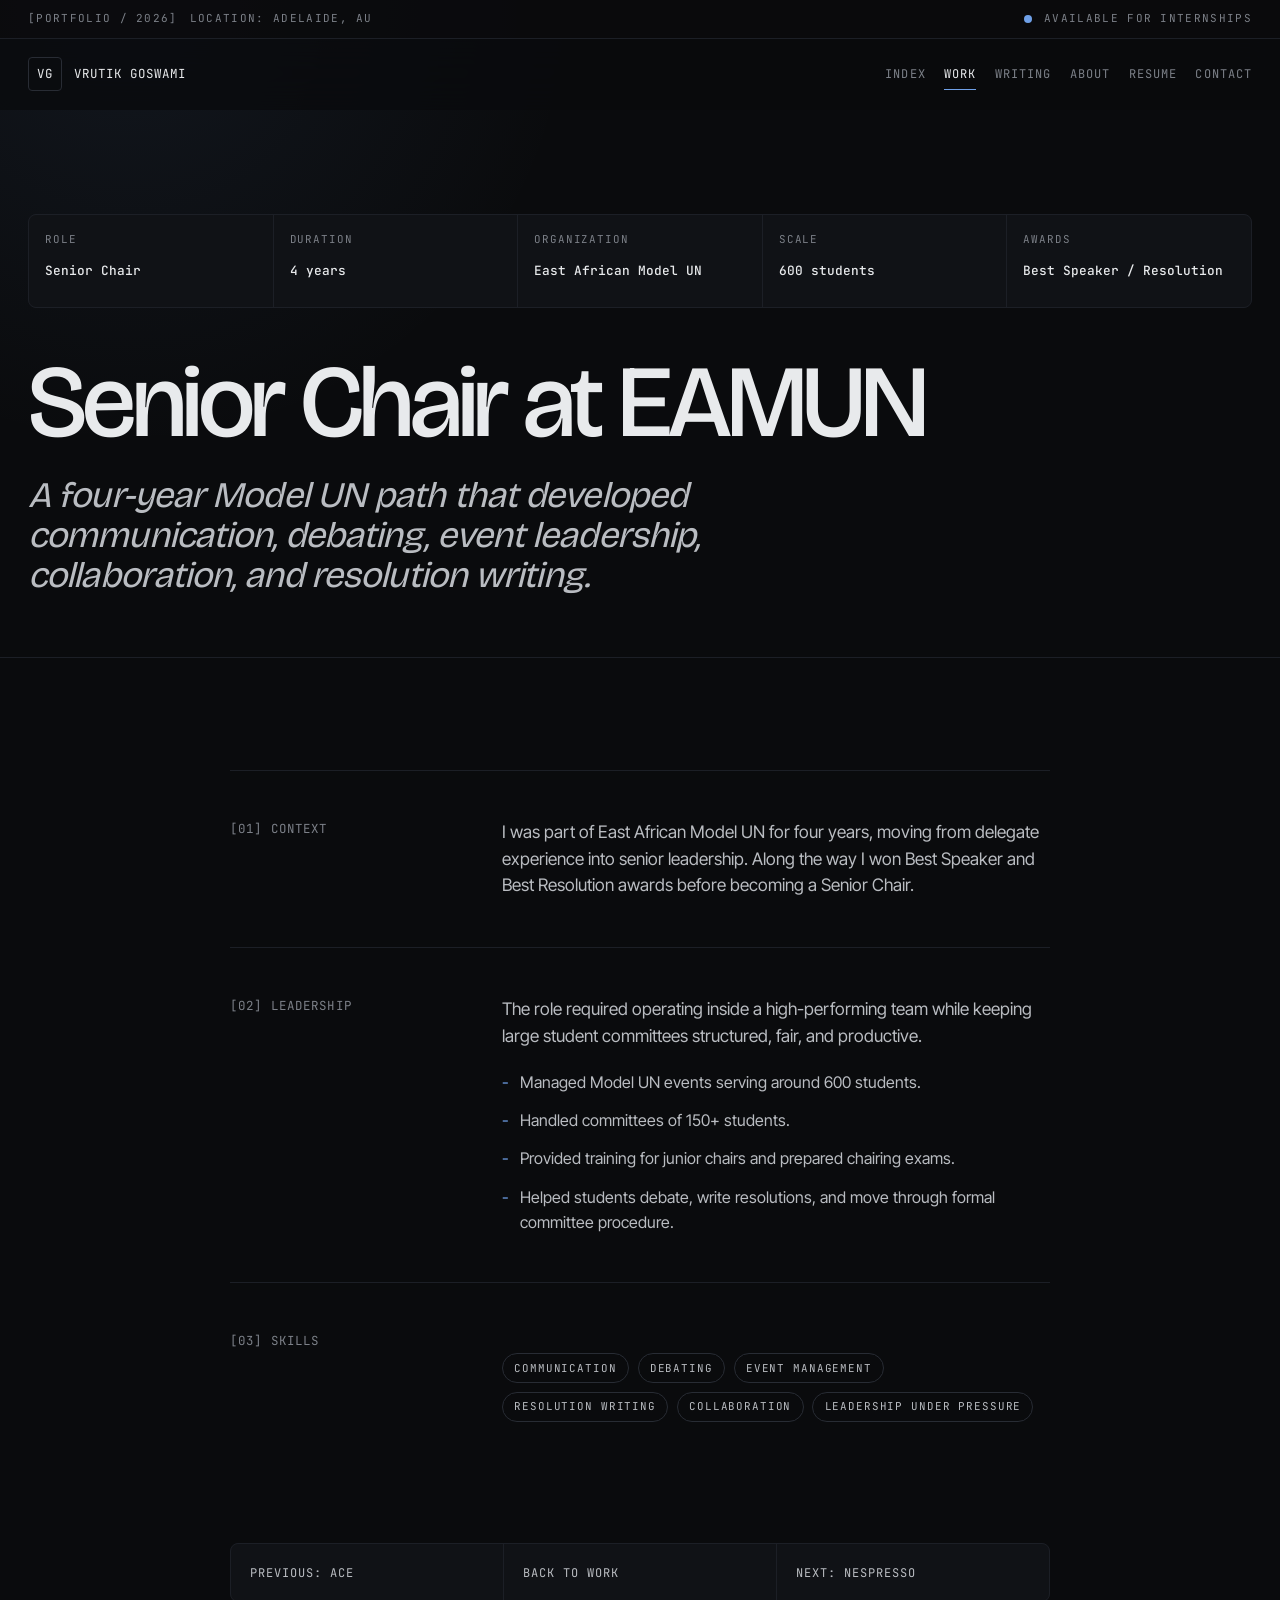
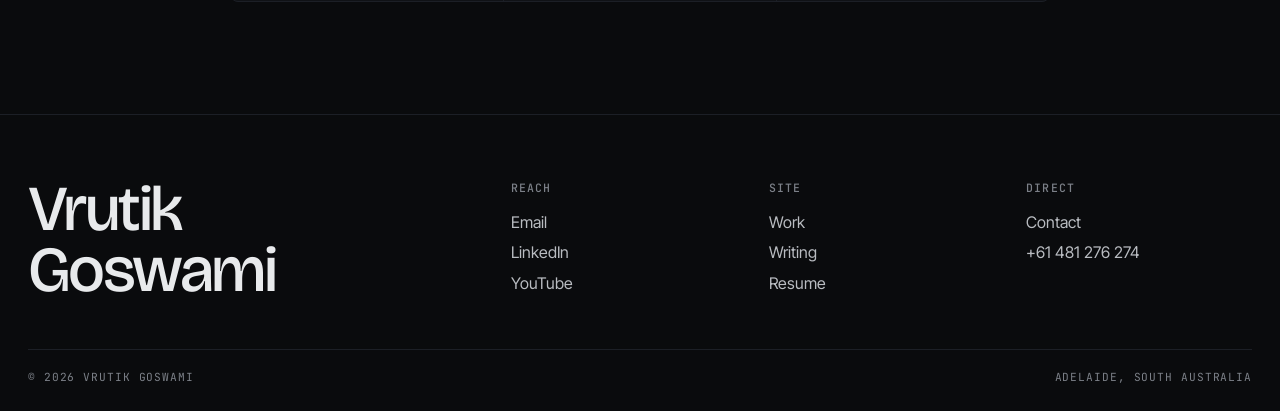
<file: eamun.html>
<!DOCTYPE html>
<html lang="en">
<head>
  <meta charset="utf-8">
  <meta name="viewport" content="width=device-width, initial-scale=1">
  <title>EAMUN Senior Chair &mdash; Vrutik Goswami</title>
  <meta name="description" content="EAMUN Senior Chair experience by Vrutik Goswami: Model UN leadership, awards, event management, chair training, debating, and resolution writing.">
  <meta name="theme-color" content="#0A0B0D">
  <meta property="og:title" content="EAMUN Senior Chair &mdash; Vrutik Goswami">
  <meta property="og:description" content="Four years in East African Model UN, from award-winning delegate to Senior Chair managing committees and student events.">
  <meta property="og:type" content="article">
  <meta property="og:url" content="https://vrutikgoswami17.github.io/eamun.html">
  <link rel="preconnect" href="https://fonts.googleapis.com">
  <link rel="preconnect" href="https://fonts.gstatic.com" crossorigin>
  <link href="https://fonts.googleapis.com/css2?family=Bricolage+Grotesque:wght@400;500;600&family=Inter+Tight:wght@400;500;600&family=JetBrains+Mono:wght@400;500&display=swap" rel="stylesheet">
  <link rel="stylesheet" href="assets/css/styles.css">
</head>
<body>
  <div class="site-status"><div class="container status-inner"><div class="status-left"><span>[PORTFOLIO / 2026]</span><span>LOCATION: ADELAIDE, AU</span></div><div class="status-right"><span class="status-dot" aria-hidden="true"></span><span>AVAILABLE FOR INTERNSHIPS</span></div></div></div>
  <header class="site-header" data-header><nav class="container nav" aria-label="Primary navigation"><a class="brand" href="index.html"><span class="brand-mark">VG</span><span>Vrutik Goswami</span></a><button class="nav-toggle" type="button" data-nav-toggle aria-label="Toggle navigation" aria-expanded="false"><span></span></button><div class="nav-links"><a href="index.html">Index</a><a href="projects.html" aria-current="page">Work</a><a href="writing.html">Writing</a><a href="about.html">About</a><a href="resume.html">Resume</a><a href="contact.html">Contact</a></div></nav></header>

  <main>
    <section class="page-hero">
      <div class="container">
        <div class="meta-band">
          <div class="meta-item"><span>Role</span><strong>Senior Chair</strong></div>
          <div class="meta-item"><span>Duration</span><strong>4 years</strong></div>
          <div class="meta-item"><span>Organization</span><strong>East African Model UN</strong></div>
          <div class="meta-item"><span>Scale</span><strong>600 students</strong></div>
          <div class="meta-item"><span>Awards</span><strong>Best Speaker / Resolution</strong></div>
        </div>
        <h1 class="case-title">Senior Chair at EAMUN</h1>
        <p class="case-summary">A four-year Model UN path that developed communication, debating, event leadership, collaboration, and resolution writing.</p>
      </div>
    </section>

    <section class="section">
      <div class="container-narrow">
        <article class="case-section reveal"><div class="sticky-label">[01] Context</div><div class="prose"><p>I was part of East African Model UN for four years, moving from delegate experience into senior leadership. Along the way I won Best Speaker and Best Resolution awards before becoming a Senior Chair.</p></div></article>
        <article class="case-section reveal"><div class="sticky-label">[02] Leadership</div><div><div class="prose"><p>The role required operating inside a high-performing team while keeping large student committees structured, fair, and productive.</p></div><ul class="dash-list"><li>Managed Model UN events serving around 600 students.</li><li>Handled committees of 150+ students.</li><li>Provided training for junior chairs and prepared chairing exams.</li><li>Helped students debate, write resolutions, and move through formal committee procedure.</li></ul></div></article>
        <article class="case-section reveal"><div class="sticky-label">[03] Skills</div><div class="tag-row"><span class="tag-pill">Communication</span><span class="tag-pill">Debating</span><span class="tag-pill">Event Management</span><span class="tag-pill">Resolution Writing</span><span class="tag-pill">Collaboration</span><span class="tag-pill">Leadership Under Pressure</span></div></article>
        <nav class="case-nav" aria-label="Case study navigation"><a href="ace-club.html">Previous: ACE</a><a href="projects.html">Back to work</a><a href="nespresso.html">Next: Nespresso</a></nav>
      </div>
    </section>
  </main>

  <footer class="site-footer"><div class="container"><div class="footer-grid"><div><p class="footer-brand">Vrutik<br>Goswami</p></div><div class="footer-col"><h2>Reach</h2><a href="mailto:vrutikgoswami2@gmail.com">Email</a><a href="https://www.linkedin.com/in/vrutik-goswami-198703352/">LinkedIn</a><a href="https://www.youtube.com/@justworkingofficial">YouTube</a></div><div class="footer-col"><h2>Site</h2><a href="projects.html">Work</a><a href="writing.html">Writing</a><a href="resume.html">Resume</a></div><div class="footer-col"><h2>Direct</h2><a href="contact.html">Contact</a><a href="tel:+61481276274">+61 481 276 274</a></div></div><div class="footer-bottom"><span>&copy; <span data-year></span> Vrutik Goswami</span><span>Adelaide, South Australia</span></div></div></footer>
  <script src="assets/js/main.js"></script>
</body>
</html>
</file>
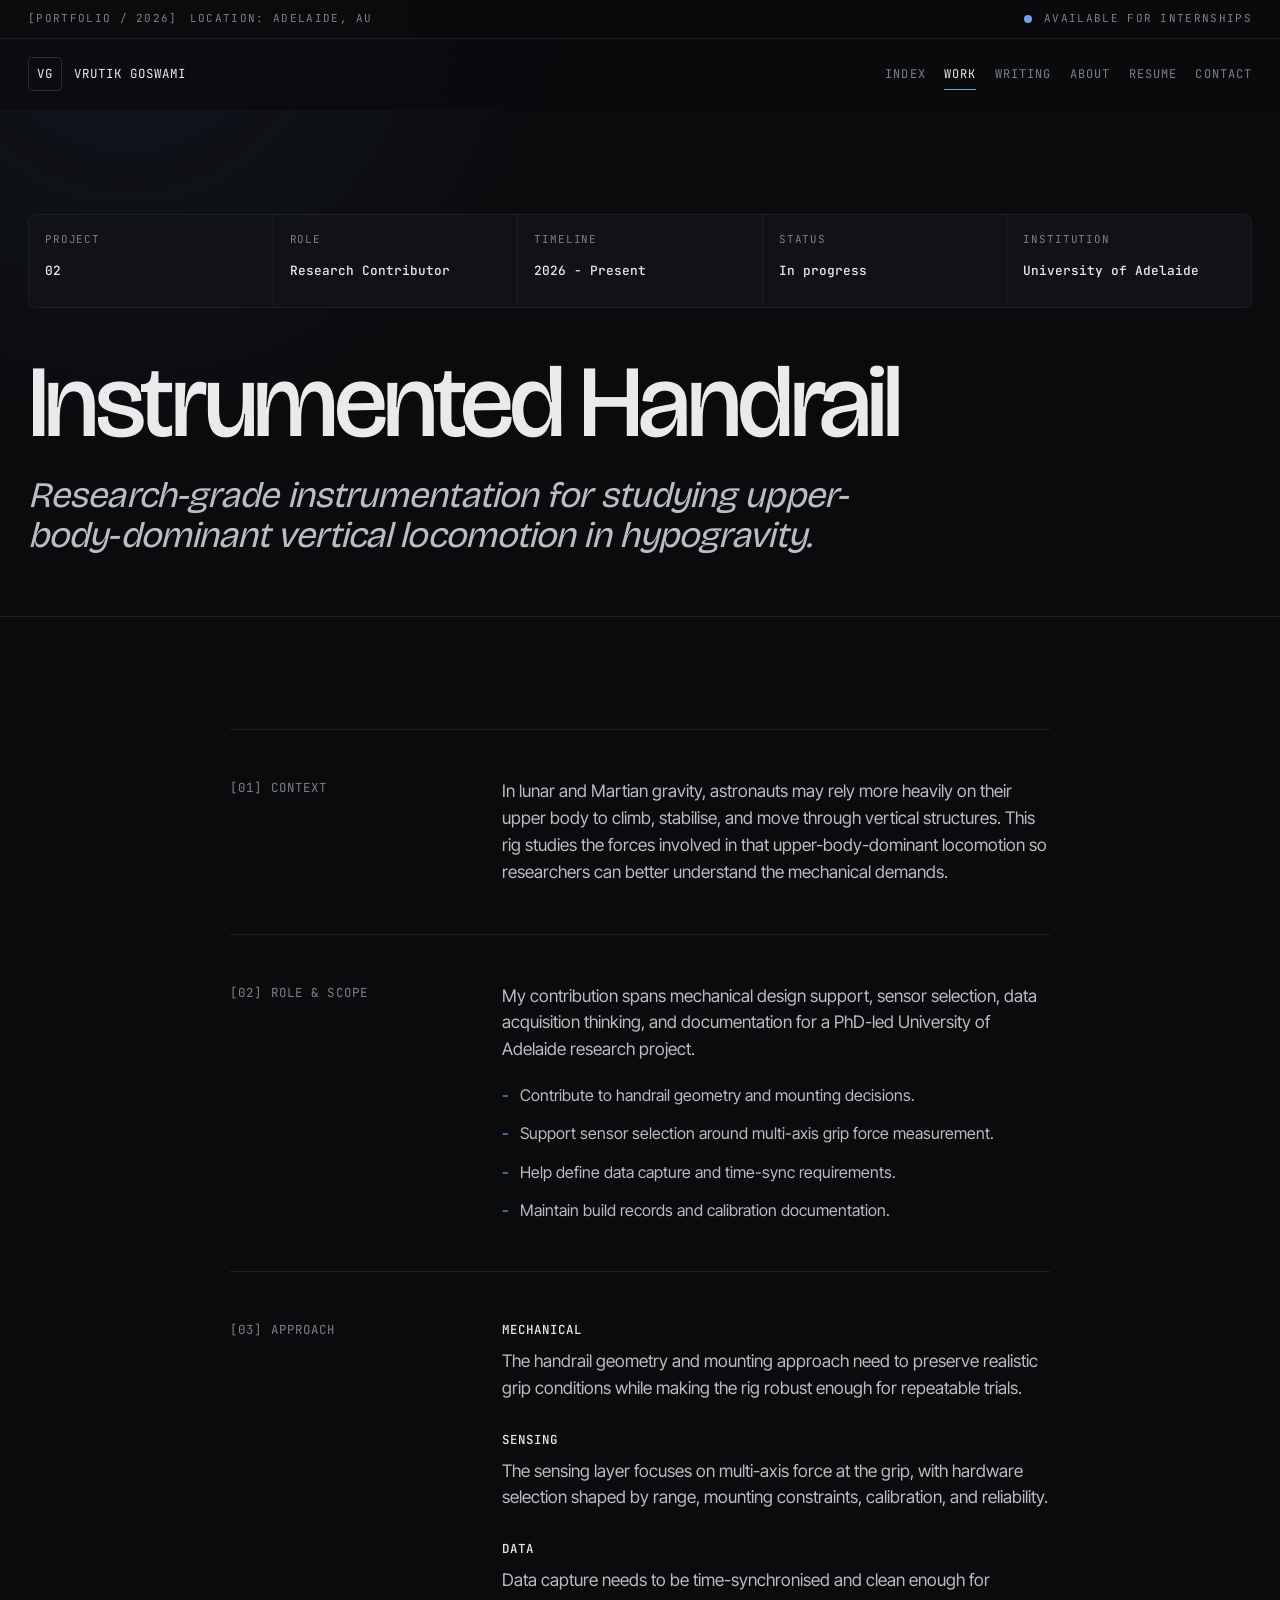
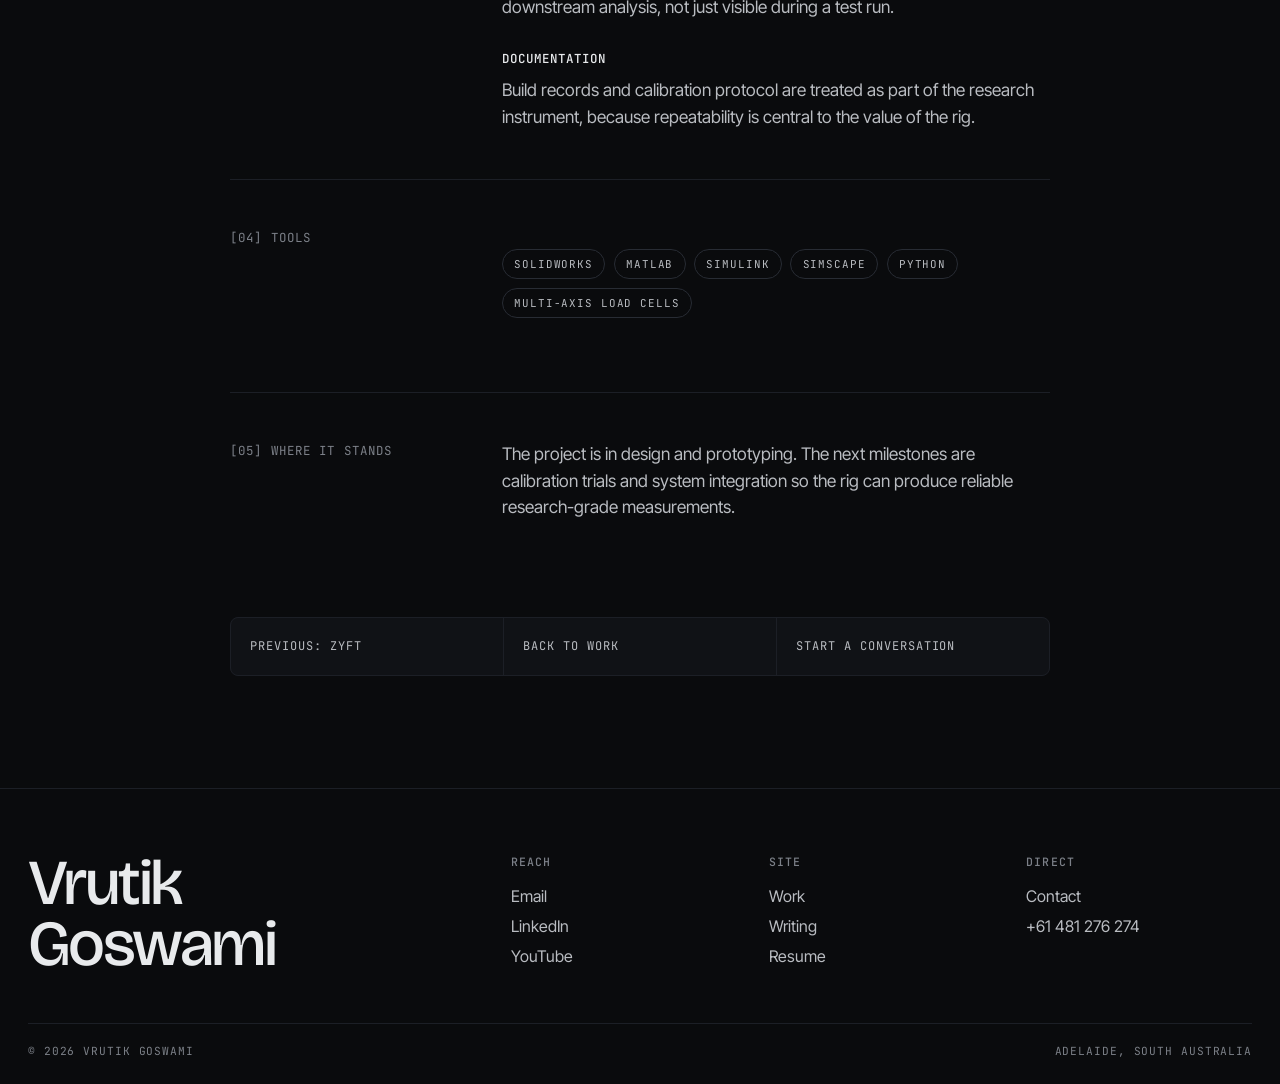
<file: handrail.html>
<!DOCTYPE html>
<html lang="en">
<head>
  <meta charset="utf-8">
  <meta name="viewport" content="width=device-width, initial-scale=1">
  <title>Instrumented Handrail &mdash; Vrutik Goswami</title>
  <meta name="description" content="Instrumented handrail case study on hypogravity biomechanics research, mechanical design, sensing, data capture, and calibration work.">
  <meta name="theme-color" content="#0A0B0D">
  <meta property="og:title" content="Instrumented Handrail &mdash; Vrutik Goswami">
  <meta property="og:description" content="Research-grade instrumentation for studying upper-body-dominant vertical locomotion in hypogravity.">
  <meta property="og:type" content="article">
  <meta property="og:url" content="https://vrutikgoswami.github.io/handrail.html">
  <link rel="preconnect" href="https://fonts.googleapis.com">
  <link rel="preconnect" href="https://fonts.gstatic.com" crossorigin>
  <link href="https://fonts.googleapis.com/css2?family=Bricolage+Grotesque:wght@400;500;600&family=Inter+Tight:wght@400;500;600&family=JetBrains+Mono:wght@400;500&display=swap" rel="stylesheet">
  <link rel="stylesheet" href="assets/css/styles.css">
</head>
<body>
  <div class="site-status"><div class="container status-inner"><div class="status-left"><span>[PORTFOLIO / 2026]</span><span>LOCATION: ADELAIDE, AU</span></div><div class="status-right"><span class="status-dot" aria-hidden="true"></span><span>AVAILABLE FOR INTERNSHIPS</span></div></div></div>
  <header class="site-header" data-header>
    <nav class="container nav" aria-label="Primary navigation">
      <a class="brand" href="index.html"><span class="brand-mark">VG</span><span>Vrutik Goswami</span></a>
      <button class="nav-toggle" type="button" data-nav-toggle aria-label="Toggle navigation" aria-expanded="false"><span></span></button>
      <div class="nav-links"><a href="index.html">Index</a><a href="projects.html" aria-current="page">Work</a><a href="writing.html">Writing</a><a href="about.html">About</a><a href="resume.html">Resume</a><a href="contact.html">Contact</a></div>
    </nav>
  </header>

  <main>
    <section class="page-hero">
      <div class="container">
        <div class="meta-band">
          <div class="meta-item"><span>Project</span><strong>02</strong></div>
          <div class="meta-item"><span>Role</span><strong>Research Contributor</strong></div>
          <div class="meta-item"><span>Timeline</span><strong>2026 - Present</strong></div>
          <div class="meta-item"><span>Status</span><strong>In progress</strong></div>
          <div class="meta-item"><span>Institution</span><strong>University of Adelaide</strong></div>
        </div>
        <h1 class="case-title">Instrumented Handrail</h1>
        <p class="case-summary">Research-grade instrumentation for studying upper-body-dominant vertical locomotion in hypogravity.</p>
      </div>
    </section>

    <section class="section">
      <div class="container-narrow">
        <article class="case-section reveal"><div class="sticky-label">[01] Context</div><div class="prose"><p>In lunar and Martian gravity, astronauts may rely more heavily on their upper body to climb, stabilise, and move through vertical structures. This rig studies the forces involved in that upper-body-dominant locomotion so researchers can better understand the mechanical demands.</p></div></article>
        <article class="case-section reveal"><div class="sticky-label">[02] Role &amp; Scope</div><div><div class="prose"><p>My contribution spans mechanical design support, sensor selection, data acquisition thinking, and documentation for a PhD-led University of Adelaide research project.</p></div><ul class="dash-list"><li>Contribute to handrail geometry and mounting decisions.</li><li>Support sensor selection around multi-axis grip force measurement.</li><li>Help define data capture and time-sync requirements.</li><li>Maintain build records and calibration documentation.</li></ul></div></article>
        <article class="case-section reveal"><div class="sticky-label">[03] Approach</div><div class="prose"><div class="sub-block"><h3>Mechanical</h3><p>The handrail geometry and mounting approach need to preserve realistic grip conditions while making the rig robust enough for repeatable trials.</p></div><div class="sub-block"><h3>Sensing</h3><p>The sensing layer focuses on multi-axis force at the grip, with hardware selection shaped by range, mounting constraints, calibration, and reliability.</p></div><div class="sub-block"><h3>Data</h3><p>Data capture needs to be time-synchronised and clean enough for downstream analysis, not just visible during a test run.</p></div><div class="sub-block"><h3>Documentation</h3><p>Build records and calibration protocol are treated as part of the research instrument, because repeatability is central to the value of the rig.</p></div></div></article>
        <article class="case-section reveal"><div class="sticky-label">[04] Tools</div><div class="tag-row"><span class="tag-pill">SolidWorks</span><span class="tag-pill">MATLAB</span><span class="tag-pill">Simulink</span><span class="tag-pill">Simscape</span><span class="tag-pill">Python</span><span class="tag-pill">Multi-axis load cells</span></div></article>
        <article class="case-section reveal"><div class="sticky-label">[05] Where It Stands</div><div class="prose"><p>The project is in design and prototyping. The next milestones are calibration trials and system integration so the rig can produce reliable research-grade measurements.</p></div></article>
        <nav class="case-nav" aria-label="Case study navigation"><a href="zyft-health.html">Previous: Zyft</a><a href="projects.html">Back to work</a><a href="contact.html">Start a conversation</a></nav>
      </div>
    </section>
  </main>

  <footer class="site-footer"><div class="container"><div class="footer-grid"><div><p class="footer-brand">Vrutik<br>Goswami</p></div><div class="footer-col"><h2>Reach</h2><a href="mailto:vrutikgoswami2@gmail.com">Email</a><a href="https://www.linkedin.com/in/vrutik-goswami-198703352/">LinkedIn</a><a href="https://www.youtube.com/@justworkingofficial">YouTube</a></div><div class="footer-col"><h2>Site</h2><a href="projects.html">Work</a><a href="writing.html">Writing</a><a href="resume.html">Resume</a></div><div class="footer-col"><h2>Direct</h2><a href="contact.html">Contact</a><a href="tel:+61481276274">+61 481 276 274</a></div></div><div class="footer-bottom"><span>&copy; <span data-year></span> Vrutik Goswami</span><span>Adelaide, South Australia</span></div></div></footer>
  <script src="assets/js/main.js"></script>
</body>
</html>
</file>
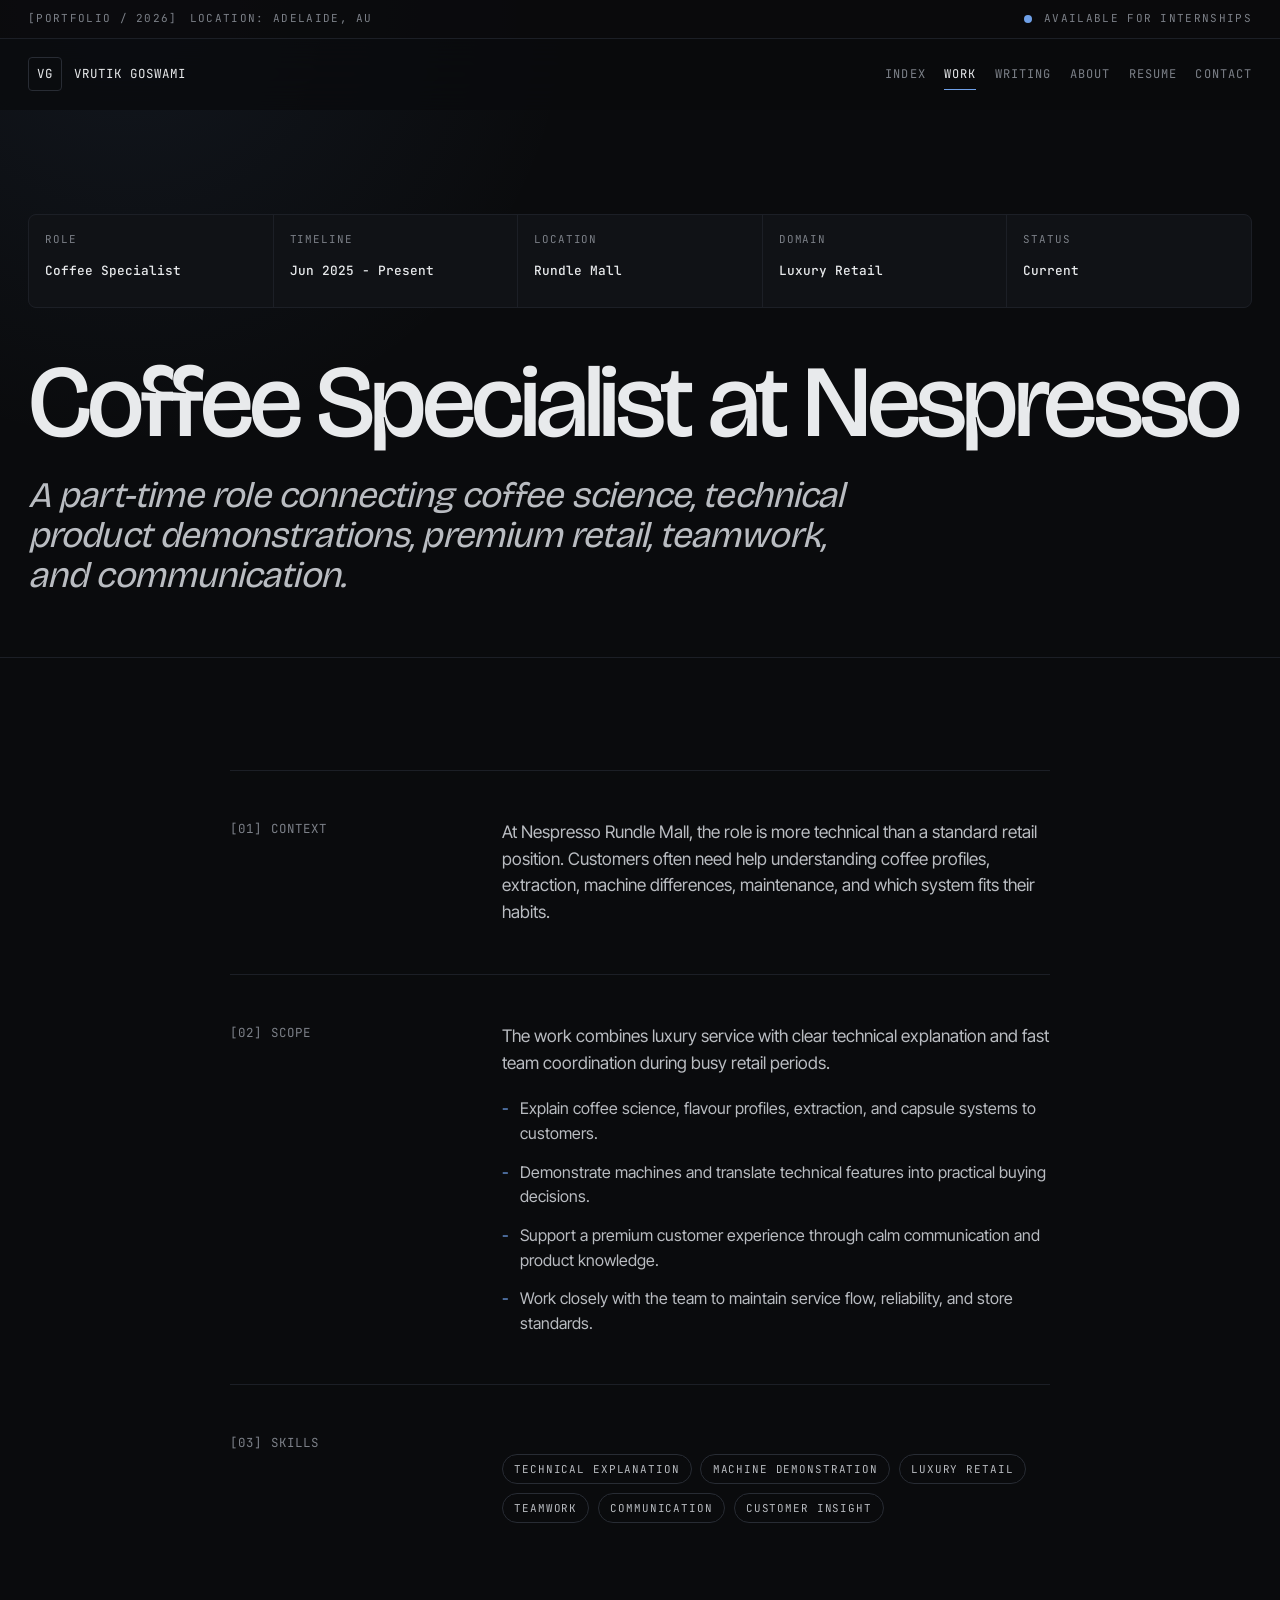
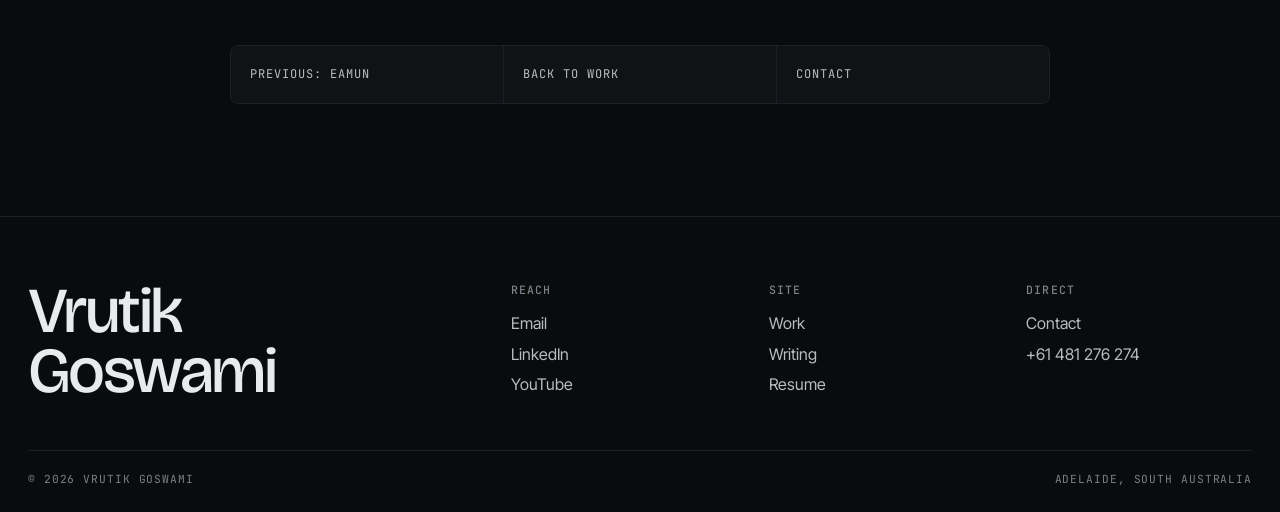
<file: nespresso.html>
<!DOCTYPE html>
<html lang="en">
<head>
  <meta charset="utf-8">
  <meta name="viewport" content="width=device-width, initial-scale=1">
  <title>Nespresso Coffee Specialist &mdash; Vrutik Goswami</title>
  <meta name="description" content="Nespresso Coffee Specialist experience by Vrutik Goswami: coffee science, machine demonstrations, luxury retail, teamwork, and communication.">
  <meta name="theme-color" content="#0A0B0D">
  <meta property="og:title" content="Nespresso Coffee Specialist &mdash; Vrutik Goswami">
  <meta property="og:description" content="Part-time role at Nespresso Rundle Mall involving coffee science, technical product explanation, teamwork, and premium retail.">
  <meta property="og:type" content="article">
  <meta property="og:url" content="https://vrutikgoswami17.github.io/nespresso.html">
  <link rel="preconnect" href="https://fonts.googleapis.com">
  <link rel="preconnect" href="https://fonts.gstatic.com" crossorigin>
  <link href="https://fonts.googleapis.com/css2?family=Bricolage+Grotesque:wght@400;500;600&family=Inter+Tight:wght@400;500;600&family=JetBrains+Mono:wght@400;500&display=swap" rel="stylesheet">
  <link rel="stylesheet" href="assets/css/styles.css">
</head>
<body>
  <div class="site-status"><div class="container status-inner"><div class="status-left"><span>[PORTFOLIO / 2026]</span><span>LOCATION: ADELAIDE, AU</span></div><div class="status-right"><span class="status-dot" aria-hidden="true"></span><span>AVAILABLE FOR INTERNSHIPS</span></div></div></div>
  <header class="site-header" data-header><nav class="container nav" aria-label="Primary navigation"><a class="brand" href="index.html"><span class="brand-mark">VG</span><span>Vrutik Goswami</span></a><button class="nav-toggle" type="button" data-nav-toggle aria-label="Toggle navigation" aria-expanded="false"><span></span></button><div class="nav-links"><a href="index.html">Index</a><a href="projects.html" aria-current="page">Work</a><a href="writing.html">Writing</a><a href="about.html">About</a><a href="resume.html">Resume</a><a href="contact.html">Contact</a></div></nav></header>

  <main>
    <section class="page-hero">
      <div class="container">
        <div class="meta-band">
          <div class="meta-item"><span>Role</span><strong>Coffee Specialist</strong></div>
          <div class="meta-item"><span>Timeline</span><strong>Jun 2025 - Present</strong></div>
          <div class="meta-item"><span>Location</span><strong>Rundle Mall</strong></div>
          <div class="meta-item"><span>Domain</span><strong>Luxury Retail</strong></div>
          <div class="meta-item"><span>Status</span><strong>Current</strong></div>
        </div>
        <h1 class="case-title">Coffee Specialist at Nespresso</h1>
        <p class="case-summary">A part-time role connecting coffee science, technical product demonstrations, premium retail, teamwork, and communication.</p>
      </div>
    </section>

    <section class="section">
      <div class="container-narrow">
        <article class="case-section reveal"><div class="sticky-label">[01] Context</div><div class="prose"><p>At Nespresso Rundle Mall, the role is more technical than a standard retail position. Customers often need help understanding coffee profiles, extraction, machine differences, maintenance, and which system fits their habits.</p></div></article>
        <article class="case-section reveal"><div class="sticky-label">[02] Scope</div><div><div class="prose"><p>The work combines luxury service with clear technical explanation and fast team coordination during busy retail periods.</p></div><ul class="dash-list"><li>Explain coffee science, flavour profiles, extraction, and capsule systems to customers.</li><li>Demonstrate machines and translate technical features into practical buying decisions.</li><li>Support a premium customer experience through calm communication and product knowledge.</li><li>Work closely with the team to maintain service flow, reliability, and store standards.</li></ul></div></article>
        <article class="case-section reveal"><div class="sticky-label">[03] Skills</div><div class="tag-row"><span class="tag-pill">Technical Explanation</span><span class="tag-pill">Machine Demonstration</span><span class="tag-pill">Luxury Retail</span><span class="tag-pill">Teamwork</span><span class="tag-pill">Communication</span><span class="tag-pill">Customer Insight</span></div></article>
        <nav class="case-nav" aria-label="Case study navigation"><a href="eamun.html">Previous: EAMUN</a><a href="projects.html">Back to work</a><a href="contact.html">Contact</a></nav>
      </div>
    </section>
  </main>

  <footer class="site-footer"><div class="container"><div class="footer-grid"><div><p class="footer-brand">Vrutik<br>Goswami</p></div><div class="footer-col"><h2>Reach</h2><a href="mailto:vrutikgoswami2@gmail.com">Email</a><a href="https://www.linkedin.com/in/vrutik-goswami-198703352/">LinkedIn</a><a href="https://www.youtube.com/@justworkingofficial">YouTube</a></div><div class="footer-col"><h2>Site</h2><a href="projects.html">Work</a><a href="writing.html">Writing</a><a href="resume.html">Resume</a></div><div class="footer-col"><h2>Direct</h2><a href="contact.html">Contact</a><a href="tel:+61481276274">+61 481 276 274</a></div></div><div class="footer-bottom"><span>&copy; <span data-year></span> Vrutik Goswami</span><span>Adelaide, South Australia</span></div></div></footer>
  <script src="assets/js/main.js"></script>
</body>
</html>
</file>
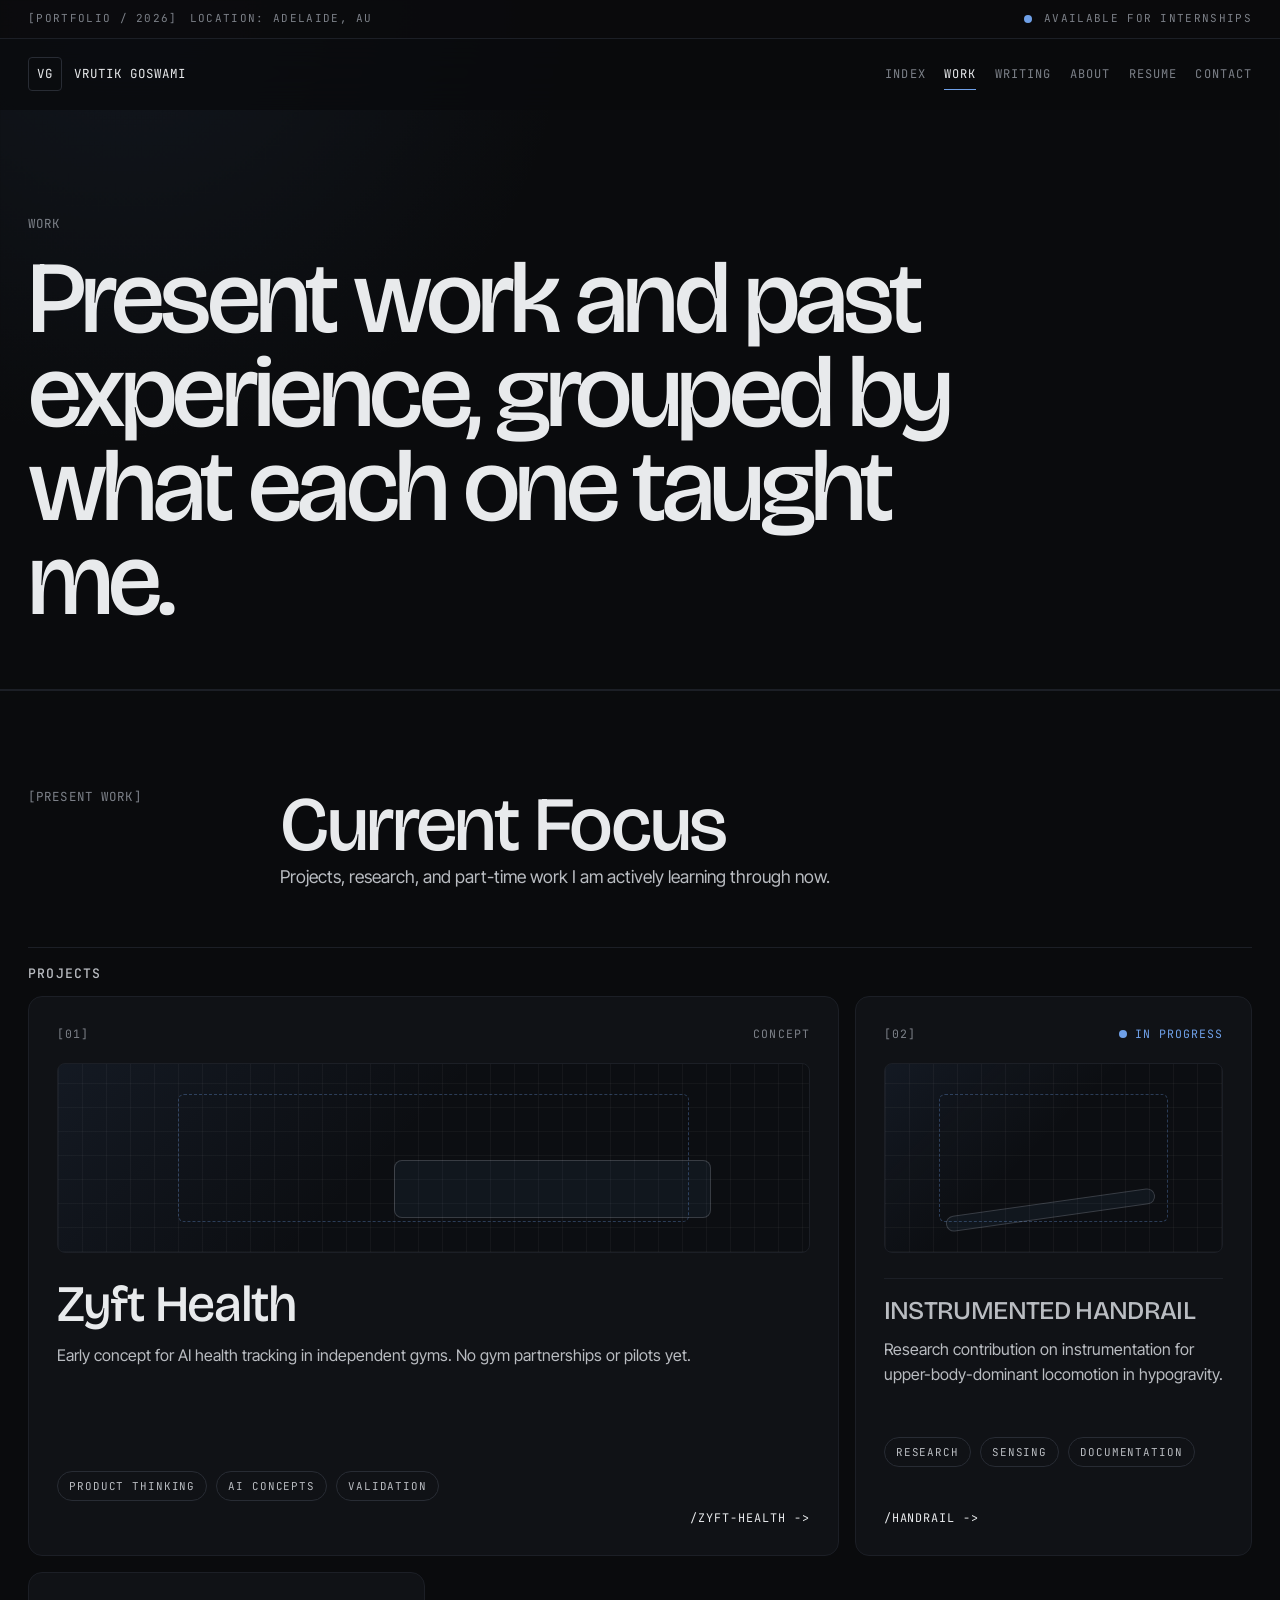
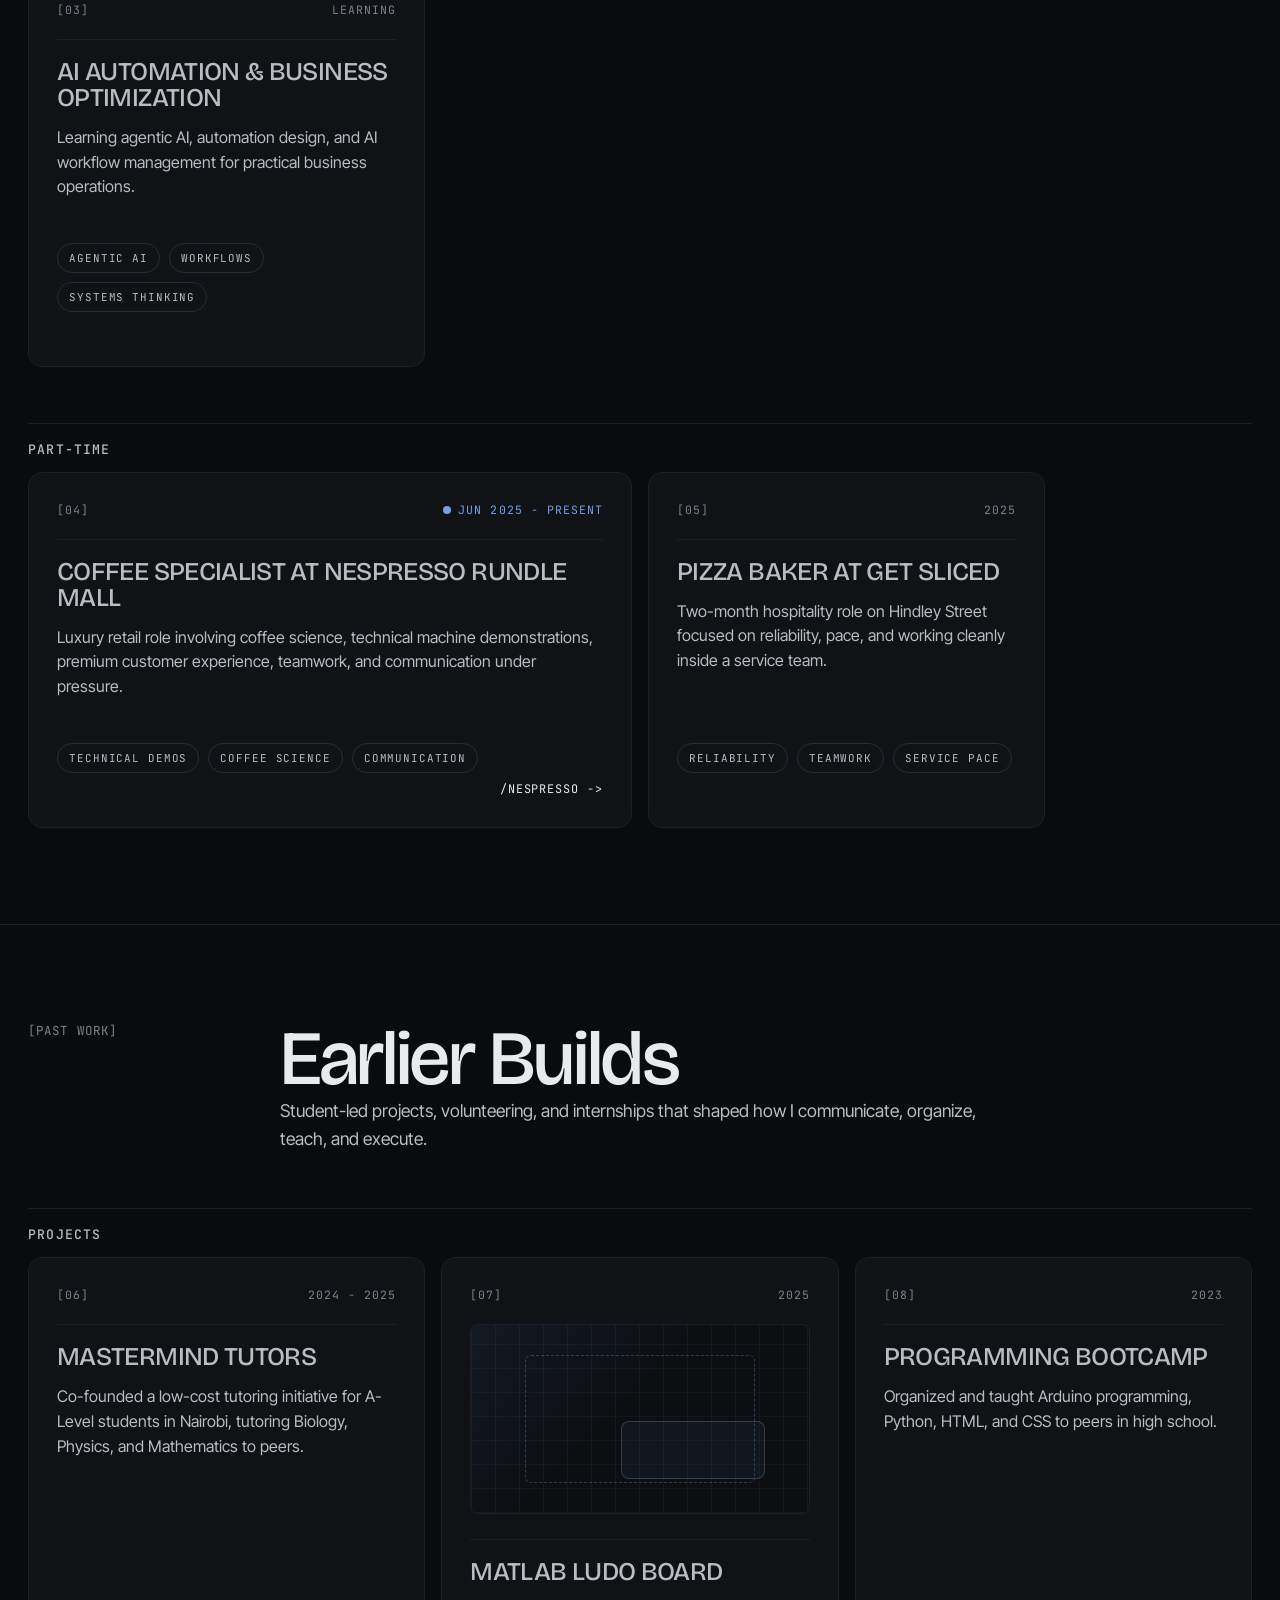
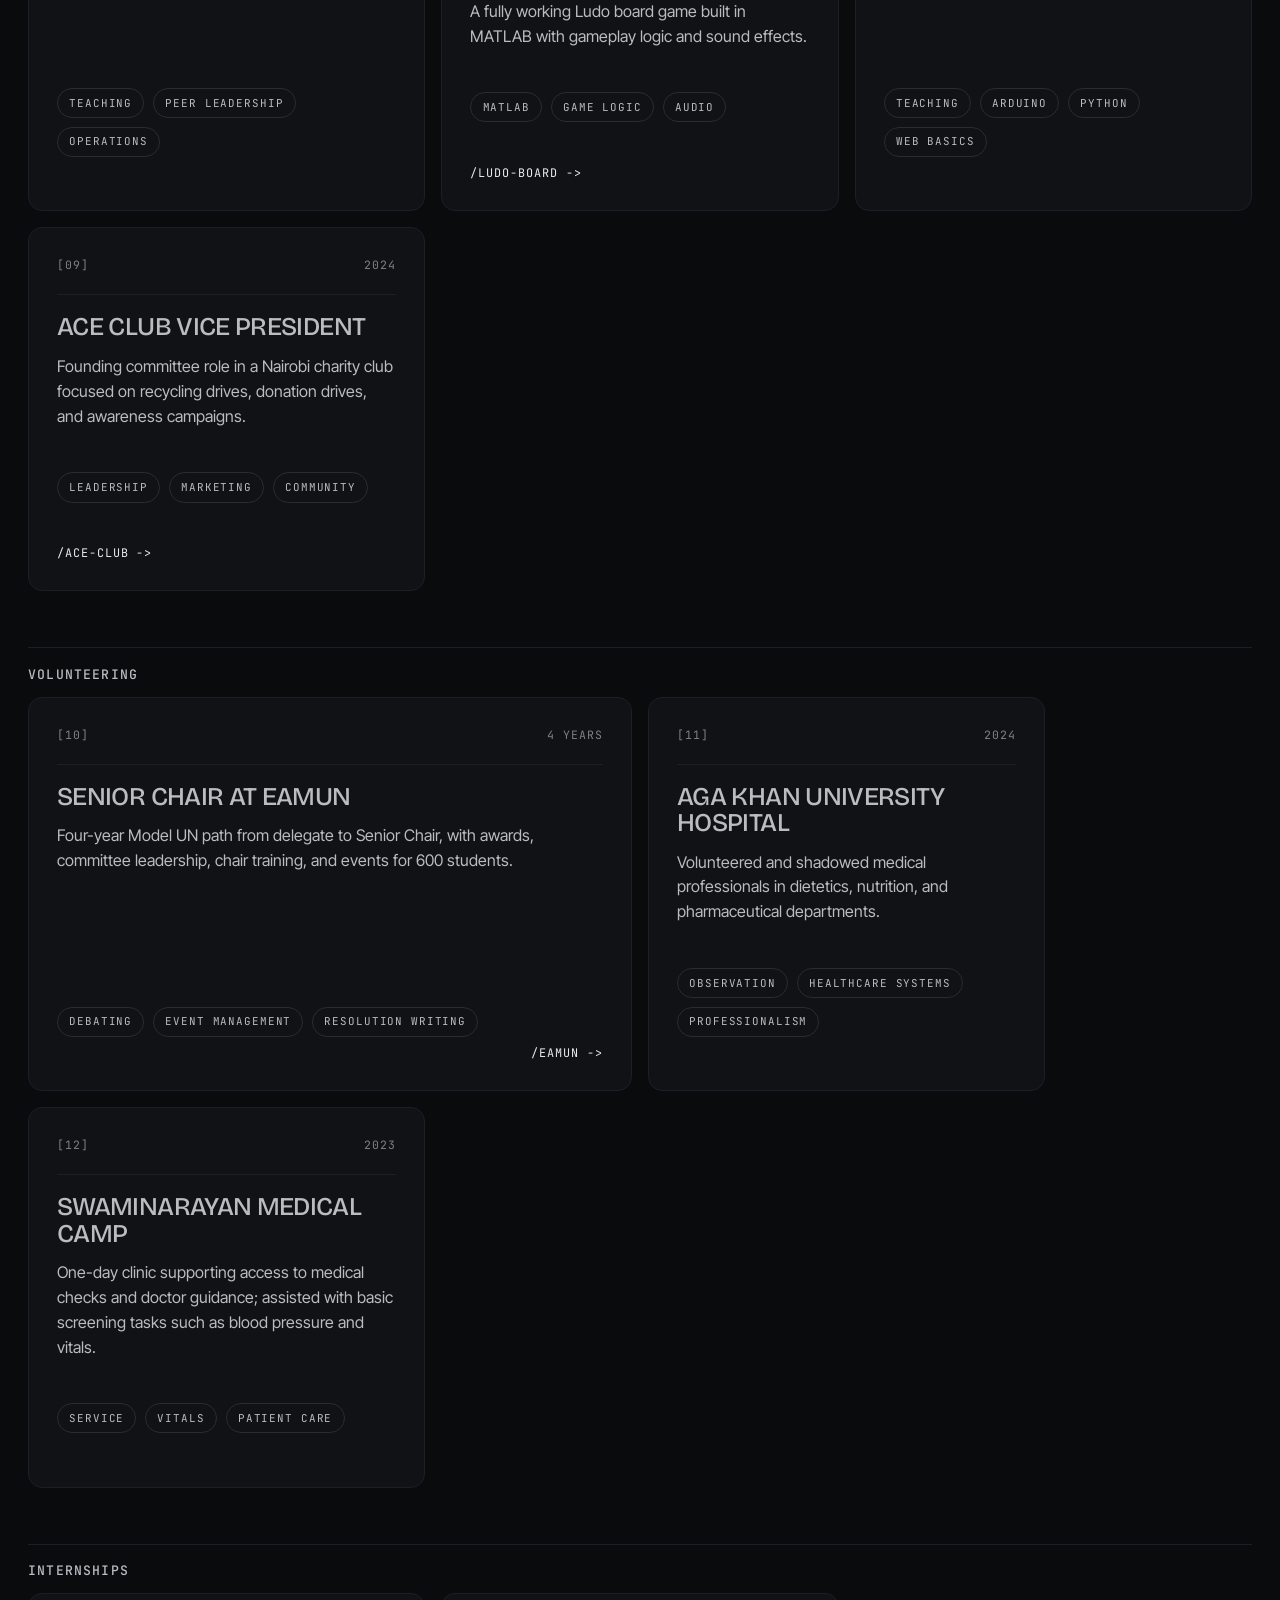
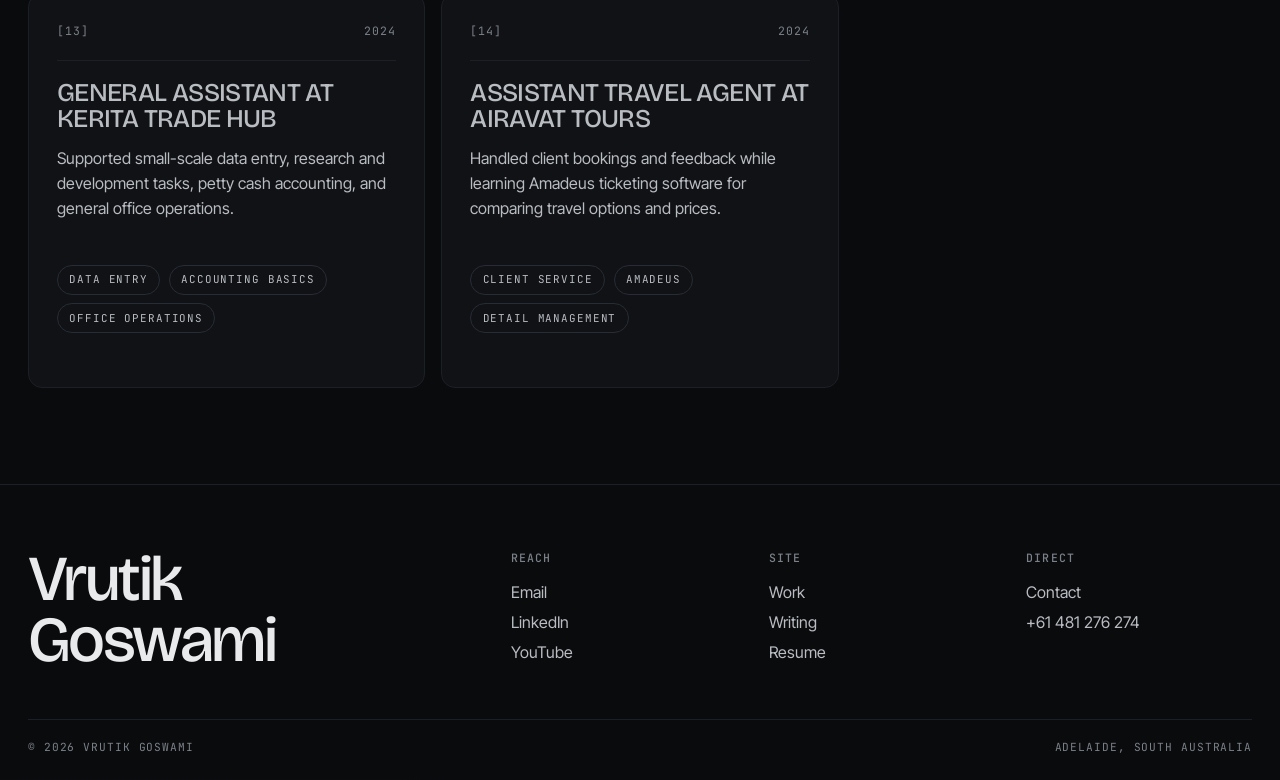
<file: projects.html>
<!DOCTYPE html>
<html lang="en">
<head>
  <meta charset="utf-8">
  <meta name="viewport" content="width=device-width, initial-scale=1">
  <title>Work &mdash; Vrutik Goswami</title>
  <meta name="description" content="Present and past work by Vrutik Goswami across engineering projects, research, internships, volunteering, retail, and student-led initiatives.">
  <meta name="theme-color" content="#0A0B0D">
  <meta property="og:title" content="Work &mdash; Vrutik Goswami">
  <meta property="og:description" content="Present and past work across projects, internships, volunteering, research, MATLAB, AI concepts, and part-time work.">
  <meta property="og:type" content="website">
  <meta property="og:url" content="https://vrutikgoswami17.github.io/projects.html">
  <link rel="preconnect" href="https://fonts.googleapis.com">
  <link rel="preconnect" href="https://fonts.gstatic.com" crossorigin>
  <link href="https://fonts.googleapis.com/css2?family=Bricolage+Grotesque:wght@400;500;600&family=Inter+Tight:wght@400;500;600&family=JetBrains+Mono:wght@400;500&display=swap" rel="stylesheet">
  <link rel="stylesheet" href="assets/css/styles.css">
</head>
<body>
  <div class="site-status"><div class="container status-inner"><div class="status-left"><span>[PORTFOLIO / 2026]</span><span>LOCATION: ADELAIDE, AU</span></div><div class="status-right"><span class="status-dot" aria-hidden="true"></span><span>AVAILABLE FOR INTERNSHIPS</span></div></div></div>
  <header class="site-header" data-header>
    <nav class="container nav" aria-label="Primary navigation">
      <a class="brand" href="index.html"><span class="brand-mark">VG</span><span>Vrutik Goswami</span></a>
      <button class="nav-toggle" type="button" data-nav-toggle aria-label="Toggle navigation" aria-expanded="false"><span></span></button>
      <div class="nav-links"><a href="index.html">Index</a><a href="projects.html" aria-current="page">Work</a><a href="writing.html">Writing</a><a href="about.html">About</a><a href="resume.html">Resume</a><a href="contact.html">Contact</a></div>
    </nav>
  </header>

  <main>
    <section class="page-hero">
      <div class="container">
        <p class="eyebrow">Work</p>
        <h1 class="page-title">Present work and past experience, grouped by what each one taught me.</h1>
      </div>
    </section>

    <section class="work-section">
      <div class="container">
        <div class="work-heading">
          <span class="sticky-label">[Present Work]</span>
          <div>
            <h2>Current Focus</h2>
            <p>Projects, research, and part-time work I am actively learning through now.</p>
          </div>
        </div>

        <div class="work-group">
          <h3>Projects</h3>
          <div class="tile-grid">
            <a class="tile tile-large reveal" href="zyft-health.html">
              <div class="tile-top"><span class="tile-index">[01]</span><span class="tile-meta">CONCEPT</span></div>
              <div class="visual" aria-hidden="true"></div>
              <h2>Zyft Health</h2>
              <p>Early concept for AI health tracking in independent gyms. No gym partnerships or pilots yet.</p>
              <div class="tile-footer"><div class="tag-row"><span class="tag-pill">Product Thinking</span><span class="tag-pill">AI Concepts</span><span class="tag-pill">Validation</span></div><span class="arrow-link">/zyft-health <span class="arrow">-&gt;</span></span></div>
            </a>
            <a class="tile tile-small reveal" href="handrail.html">
              <div class="tile-top"><span class="tile-index">[02]</span><span class="tile-meta progress"><span class="status-dot" aria-hidden="true"></span> IN PROGRESS</span></div>
              <div class="visual visual-handrail" aria-hidden="true"></div>
              <h3>Instrumented Handrail</h3>
              <p>Research contribution on instrumentation for upper-body-dominant locomotion in hypogravity.</p>
              <div class="tile-footer"><div class="tag-row"><span class="tag-pill">Research</span><span class="tag-pill">Sensing</span><span class="tag-pill">Documentation</span></div><span class="arrow-link">/handrail <span class="arrow">-&gt;</span></span></div>
            </a>
            <article class="tile tile-small reveal">
              <div class="tile-top"><span class="tile-index">[03]</span><span class="tile-meta">LEARNING</span></div>
              <h3>AI Automation &amp; Business Optimization</h3>
              <p>Learning agentic AI, automation design, and AI workflow management for practical business operations.</p>
              <div class="tile-footer"><div class="tag-row"><span class="tag-pill">Agentic AI</span><span class="tag-pill">Workflows</span><span class="tag-pill">Systems Thinking</span></div></div>
            </article>
          </div>
        </div>

        <div class="work-group">
          <h3>Part-Time</h3>
          <div class="tile-grid">
            <a class="tile tile-wide reveal" href="nespresso.html">
              <div class="tile-top"><span class="tile-index">[04]</span><span class="tile-meta live"><span class="status-dot" aria-hidden="true"></span> JUN 2025 - PRESENT</span></div>
              <h3>Coffee Specialist at Nespresso Rundle Mall</h3>
              <p>Luxury retail role involving coffee science, technical machine demonstrations, premium customer experience, teamwork, and communication under pressure.</p>
              <div class="tile-footer"><div class="tag-row"><span class="tag-pill">Technical Demos</span><span class="tag-pill">Coffee Science</span><span class="tag-pill">Communication</span></div><span class="arrow-link">/nespresso <span class="arrow">-&gt;</span></span></div>
            </a>
            <article class="tile tile-small reveal">
              <div class="tile-top"><span class="tile-index">[05]</span><span class="tile-meta">2025</span></div>
              <h3>Pizza Baker at Get Sliced</h3>
              <p>Two-month hospitality role on Hindley Street focused on reliability, pace, and working cleanly inside a service team.</p>
              <div class="tile-footer"><div class="tag-row"><span class="tag-pill">Reliability</span><span class="tag-pill">Teamwork</span><span class="tag-pill">Service Pace</span></div></div>
            </article>
          </div>
        </div>
      </div>
    </section>

    <section class="work-section">
      <div class="container">
        <div class="work-heading">
          <span class="sticky-label">[Past Work]</span>
          <div>
            <h2>Earlier Builds</h2>
            <p>Student-led projects, volunteering, and internships that shaped how I communicate, organize, teach, and execute.</p>
          </div>
        </div>

        <div class="work-group">
          <h3>Projects</h3>
          <div class="tile-grid">
            <article class="tile tile-small reveal">
              <div class="tile-top"><span class="tile-index">[06]</span><span class="tile-meta">2024 - 2025</span></div>
              <h3>Mastermind Tutors</h3>
              <p>Co-founded a low-cost tutoring initiative for A-Level students in Nairobi, tutoring Biology, Physics, and Mathematics to peers.</p>
              <div class="tile-footer"><div class="tag-row"><span class="tag-pill">Teaching</span><span class="tag-pill">Peer Leadership</span><span class="tag-pill">Operations</span></div></div>
            </article>
            <a class="tile tile-small reveal" href="ludo-board.html">
              <div class="tile-top"><span class="tile-index">[07]</span><span class="tile-meta">2025</span></div>
              <div class="visual" aria-hidden="true"></div>
              <h3>MATLAB Ludo Board</h3>
              <p>A fully working Ludo board game built in MATLAB with gameplay logic and sound effects.</p>
              <div class="tile-footer"><div class="tag-row"><span class="tag-pill">MATLAB</span><span class="tag-pill">Game Logic</span><span class="tag-pill">Audio</span></div><span class="arrow-link">/ludo-board <span class="arrow">-&gt;</span></span></div>
            </a>
            <article class="tile tile-small reveal">
              <div class="tile-top"><span class="tile-index">[08]</span><span class="tile-meta">2023</span></div>
              <h3>Programming Bootcamp</h3>
              <p>Organized and taught Arduino programming, Python, HTML, and CSS to peers in high school.</p>
              <div class="tile-footer"><div class="tag-row"><span class="tag-pill">Teaching</span><span class="tag-pill">Arduino</span><span class="tag-pill">Python</span><span class="tag-pill">Web Basics</span></div></div>
            </article>
            <a class="tile tile-small reveal" href="ace-club.html">
              <div class="tile-top"><span class="tile-index">[09]</span><span class="tile-meta">2024</span></div>
              <h3>ACE Club Vice President</h3>
              <p>Founding committee role in a Nairobi charity club focused on recycling drives, donation drives, and awareness campaigns.</p>
              <div class="tile-footer"><div class="tag-row"><span class="tag-pill">Leadership</span><span class="tag-pill">Marketing</span><span class="tag-pill">Community</span></div><span class="arrow-link">/ace-club <span class="arrow">-&gt;</span></span></div>
            </a>
          </div>
        </div>

        <div class="work-group">
          <h3>Volunteering</h3>
          <div class="tile-grid">
            <a class="tile tile-wide reveal" href="eamun.html">
              <div class="tile-top"><span class="tile-index">[10]</span><span class="tile-meta">4 YEARS</span></div>
              <h3>Senior Chair at EAMUN</h3>
              <p>Four-year Model UN path from delegate to Senior Chair, with awards, committee leadership, chair training, and events for 600 students.</p>
              <div class="tile-footer"><div class="tag-row"><span class="tag-pill">Debating</span><span class="tag-pill">Event Management</span><span class="tag-pill">Resolution Writing</span></div><span class="arrow-link">/eamun <span class="arrow">-&gt;</span></span></div>
            </a>
            <article class="tile tile-small reveal">
              <div class="tile-top"><span class="tile-index">[11]</span><span class="tile-meta">2024</span></div>
              <h3>Aga Khan University Hospital</h3>
              <p>Volunteered and shadowed medical professionals in dietetics, nutrition, and pharmaceutical departments.</p>
              <div class="tile-footer"><div class="tag-row"><span class="tag-pill">Observation</span><span class="tag-pill">Healthcare Systems</span><span class="tag-pill">Professionalism</span></div></div>
            </article>
            <article class="tile tile-small reveal">
              <div class="tile-top"><span class="tile-index">[12]</span><span class="tile-meta">2023</span></div>
              <h3>Swaminarayan Medical Camp</h3>
              <p>One-day clinic supporting access to medical checks and doctor guidance; assisted with basic screening tasks such as blood pressure and vitals.</p>
              <div class="tile-footer"><div class="tag-row"><span class="tag-pill">Service</span><span class="tag-pill">Vitals</span><span class="tag-pill">Patient Care</span></div></div>
            </article>
          </div>
        </div>

        <div class="work-group">
          <h3>Internships</h3>
          <div class="tile-grid">
            <article class="tile tile-small reveal">
              <div class="tile-top"><span class="tile-index">[13]</span><span class="tile-meta">2024</span></div>
              <h3>General Assistant at Kerita Trade Hub</h3>
              <p>Supported small-scale data entry, research and development tasks, petty cash accounting, and general office operations.</p>
              <div class="tile-footer"><div class="tag-row"><span class="tag-pill">Data Entry</span><span class="tag-pill">Accounting Basics</span><span class="tag-pill">Office Operations</span></div></div>
            </article>
            <article class="tile tile-small reveal">
              <div class="tile-top"><span class="tile-index">[14]</span><span class="tile-meta">2024</span></div>
              <h3>Assistant Travel Agent at Airavat Tours</h3>
              <p>Handled client bookings and feedback while learning Amadeus ticketing software for comparing travel options and prices.</p>
              <div class="tile-footer"><div class="tag-row"><span class="tag-pill">Client Service</span><span class="tag-pill">Amadeus</span><span class="tag-pill">Detail Management</span></div></div>
            </article>
          </div>
        </div>
      </div>
    </section>
  </main>

  <footer class="site-footer">
    <div class="container"><div class="footer-grid"><div><p class="footer-brand">Vrutik<br>Goswami</p></div><div class="footer-col"><h2>Reach</h2><a href="mailto:vrutikgoswami2@gmail.com">Email</a><a href="https://www.linkedin.com/in/vrutik-goswami-198703352/">LinkedIn</a><a href="https://www.youtube.com/@justworkingofficial">YouTube</a></div><div class="footer-col"><h2>Site</h2><a href="projects.html">Work</a><a href="writing.html">Writing</a><a href="resume.html">Resume</a></div><div class="footer-col"><h2>Direct</h2><a href="contact.html">Contact</a><a href="tel:+61481276274">+61 481 276 274</a></div></div><div class="footer-bottom"><span>&copy; <span data-year></span> Vrutik Goswami</span><span>Adelaide, South Australia</span></div></div>
  </footer>
  <script src="assets/js/main.js"></script>
</body>
</html>
</file>
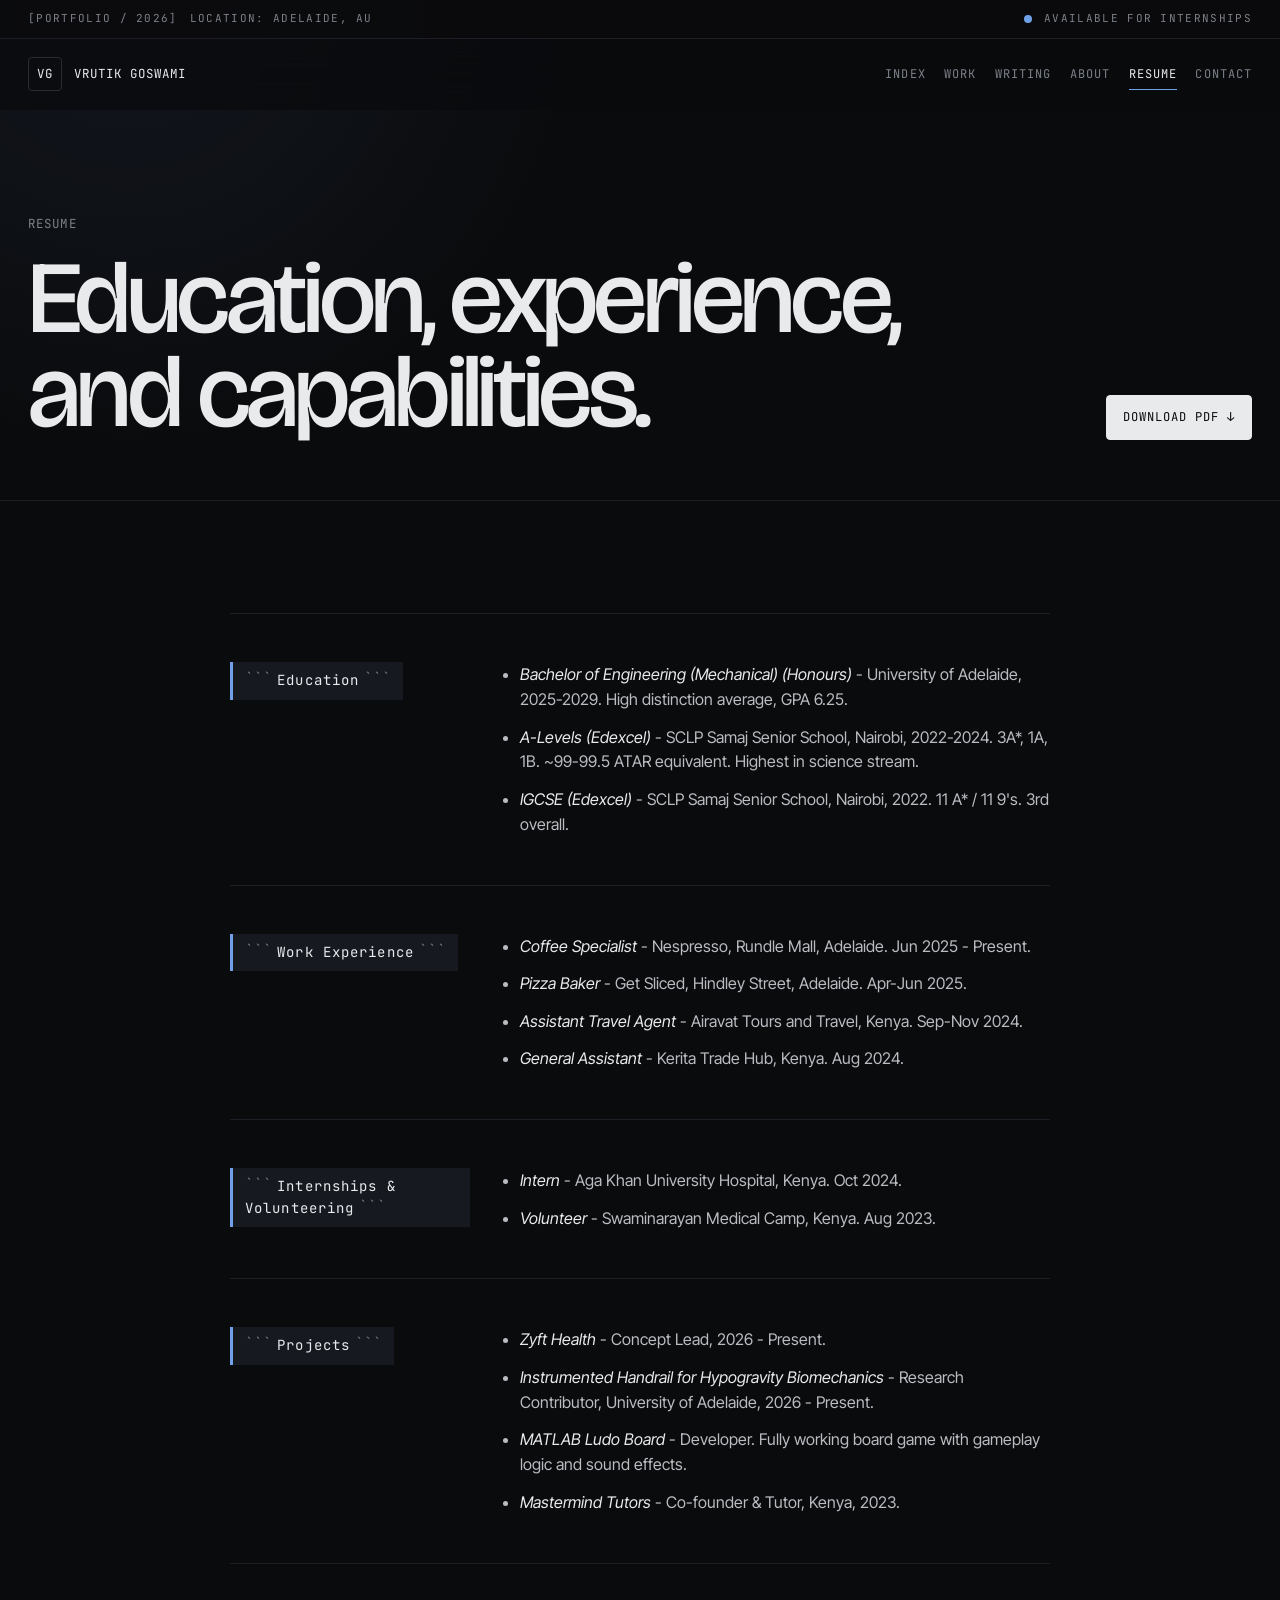
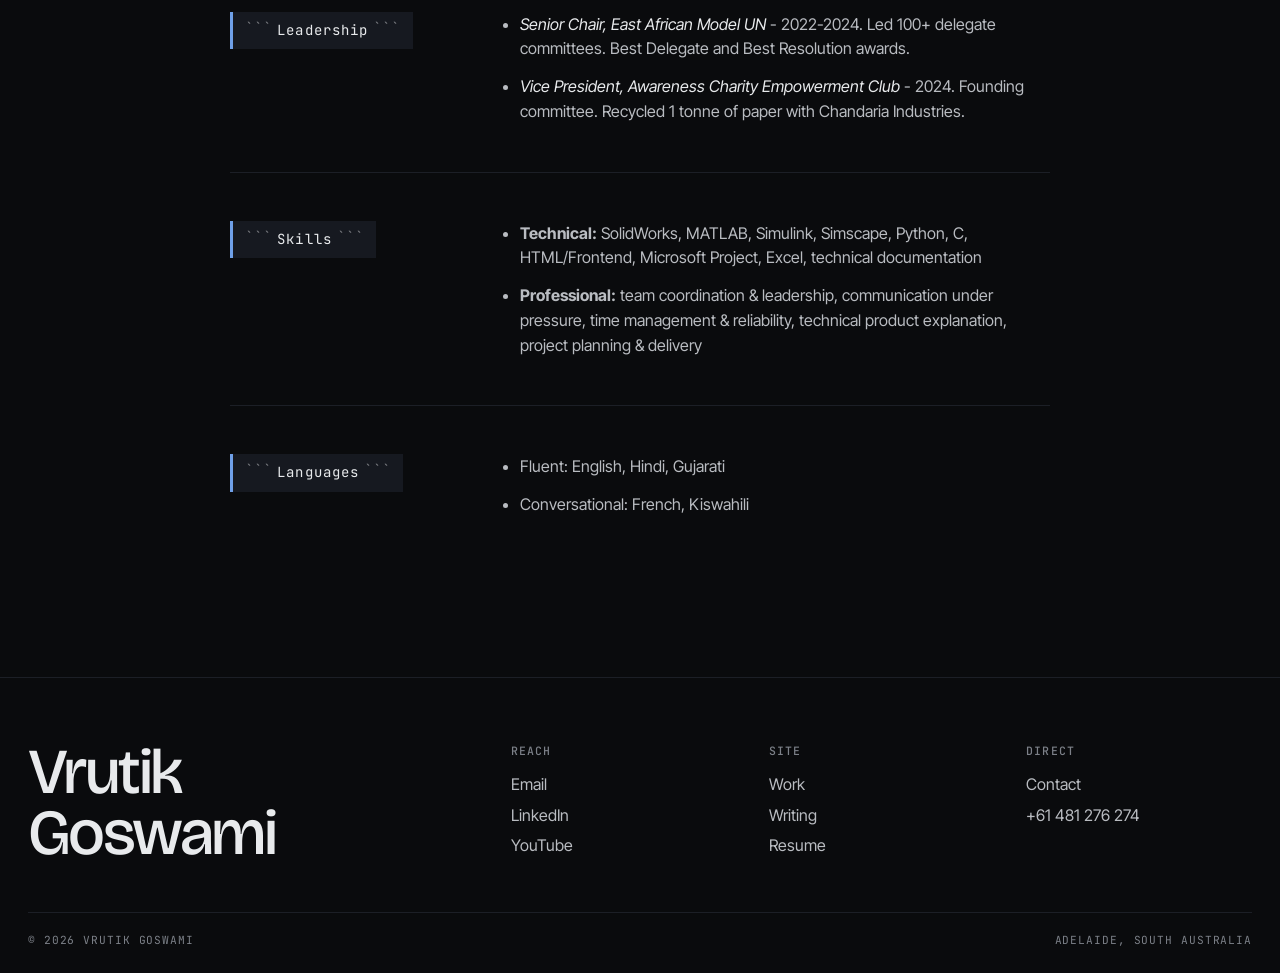
<file: resume.html>
<!DOCTYPE html>
<html lang="en">
<head>
  <meta charset="utf-8">
  <meta name="viewport" content="width=device-width, initial-scale=1">
  <title>Resume &mdash; Vrutik Goswami</title>
  <meta name="description" content="Resume for Vrutik Goswami, including education, work experience, projects, leadership, technical skills, professional skills, and languages.">
  <meta name="theme-color" content="#0A0B0D">
  <meta property="og:title" content="Resume &mdash; Vrutik Goswami">
  <meta property="og:description" content="Education, experience, projects, leadership, capabilities, and languages for Vrutik Goswami.">
  <meta property="og:type" content="website">
  <meta property="og:url" content="https://vrutikgoswami.github.io/resume.html">
  <link rel="preconnect" href="https://fonts.googleapis.com">
  <link rel="preconnect" href="https://fonts.gstatic.com" crossorigin>
  <link href="https://fonts.googleapis.com/css2?family=Bricolage+Grotesque:wght@400;500;600&family=Inter+Tight:wght@400;500;600&family=JetBrains+Mono:wght@400;500&display=swap" rel="stylesheet">
  <link rel="stylesheet" href="assets/css/styles.css">
</head>
<body>
  <div class="site-status"><div class="container status-inner"><div class="status-left"><span>[PORTFOLIO / 2026]</span><span>LOCATION: ADELAIDE, AU</span></div><div class="status-right"><span class="status-dot" aria-hidden="true"></span><span>AVAILABLE FOR INTERNSHIPS</span></div></div></div>
  <header class="site-header" data-header><nav class="container nav" aria-label="Primary navigation"><a class="brand" href="index.html"><span class="brand-mark">VG</span><span>Vrutik Goswami</span></a><button class="nav-toggle" type="button" data-nav-toggle aria-label="Toggle navigation" aria-expanded="false"><span></span></button><div class="nav-links"><a href="index.html">Index</a><a href="projects.html">Work</a><a href="writing.html">Writing</a><a href="about.html">About</a><a href="resume.html" aria-current="page">Resume</a><a href="contact.html">Contact</a></div></nav></header>
  <main>
    <section class="page-hero">
      <div class="container resume-head">
        <div>
          <p class="eyebrow">Resume</p>
          <h1 class="page-title">Education, experience, and capabilities.</h1>
        </div>
        <a class="button button-primary" href="assets/RESUME_VRUTIK.pdf">Download PDF &darr;</a>
      </div>
    </section>
    <section class="section">
      <div class="container-narrow">
        <article class="resume-grid reveal"><div><span class="code-header">Education</span></div><ul class="resume-list"><li><em>Bachelor of Engineering (Mechanical) (Honours)</em> - University of Adelaide, 2025-2029. High distinction average, GPA 6.25.</li><li><em>A-Levels (Edexcel)</em> - SCLP Samaj Senior School, Nairobi, 2022-2024. 3A*, 1A, 1B. ~99-99.5 ATAR equivalent. Highest in science stream.</li><li><em>IGCSE (Edexcel)</em> - SCLP Samaj Senior School, Nairobi, 2022. 11 A* / 11 9's. 3rd overall.</li></ul></article>
        <article class="resume-grid reveal"><div><span class="code-header">Work Experience</span></div><ul class="resume-list"><li><em>Coffee Specialist</em> - Nespresso, Rundle Mall, Adelaide. Jun 2025 - Present.</li><li><em>Pizza Baker</em> - Get Sliced, Hindley Street, Adelaide. Apr-Jun 2025.</li><li><em>Assistant Travel Agent</em> - Airavat Tours and Travel, Kenya. Sep-Nov 2024.</li><li><em>General Assistant</em> - Kerita Trade Hub, Kenya. Aug 2024.</li></ul></article>
        <article class="resume-grid reveal"><div><span class="code-header">Internships &amp; Volunteering</span></div><ul class="resume-list"><li><em>Intern</em> - Aga Khan University Hospital, Kenya. Oct 2024.</li><li><em>Volunteer</em> - Swaminarayan Medical Camp, Kenya. Aug 2023.</li></ul></article>
        <article class="resume-grid reveal"><div><span class="code-header">Projects</span></div><ul class="resume-list"><li><em>Zyft Health</em> - Concept Lead, 2026 - Present.</li><li><em>Instrumented Handrail for Hypogravity Biomechanics</em> - Research Contributor, University of Adelaide, 2026 - Present.</li><li><em>MATLAB Ludo Board</em> - Developer. Fully working board game with gameplay logic and sound effects.</li><li><em>Mastermind Tutors</em> - Co-founder &amp; Tutor, Kenya, 2023.</li></ul></article>
        <article class="resume-grid reveal"><div><span class="code-header">Leadership</span></div><ul class="resume-list"><li><em>Senior Chair, East African Model UN</em> - 2022-2024. Led 100+ delegate committees. Best Delegate and Best Resolution awards.</li><li><em>Vice President, Awareness Charity Empowerment Club</em> - 2024. Founding committee. Recycled 1 tonne of paper with Chandaria Industries.</li></ul></article>
        <article class="resume-grid reveal"><div><span class="code-header">Skills</span></div><ul class="resume-list"><li><strong>Technical:</strong> SolidWorks, MATLAB, Simulink, Simscape, Python, C, HTML/Frontend, Microsoft Project, Excel, technical documentation</li><li><strong>Professional:</strong> team coordination &amp; leadership, communication under pressure, time management &amp; reliability, technical product explanation, project planning &amp; delivery</li></ul></article>
        <article class="resume-grid reveal"><div><span class="code-header">Languages</span></div><ul class="resume-list"><li>Fluent: English, Hindi, Gujarati</li><li>Conversational: French, Kiswahili</li></ul></article>
      </div>
    </section>
  </main>
  <footer class="site-footer"><div class="container"><div class="footer-grid"><div><p class="footer-brand">Vrutik<br>Goswami</p></div><div class="footer-col"><h2>Reach</h2><a href="mailto:vrutikgoswami2@gmail.com">Email</a><a href="https://www.linkedin.com/in/vrutik-goswami-198703352/">LinkedIn</a><a href="https://www.youtube.com/@justworkingofficial">YouTube</a></div><div class="footer-col"><h2>Site</h2><a href="projects.html">Work</a><a href="writing.html">Writing</a><a href="resume.html">Resume</a></div><div class="footer-col"><h2>Direct</h2><a href="contact.html">Contact</a><a href="tel:+61481276274">+61 481 276 274</a></div></div><div class="footer-bottom"><span>&copy; <span data-year></span> Vrutik Goswami</span><span>Adelaide, South Australia</span></div></div></footer>
  <script src="assets/js/main.js"></script>
</body>
</html>
</file>
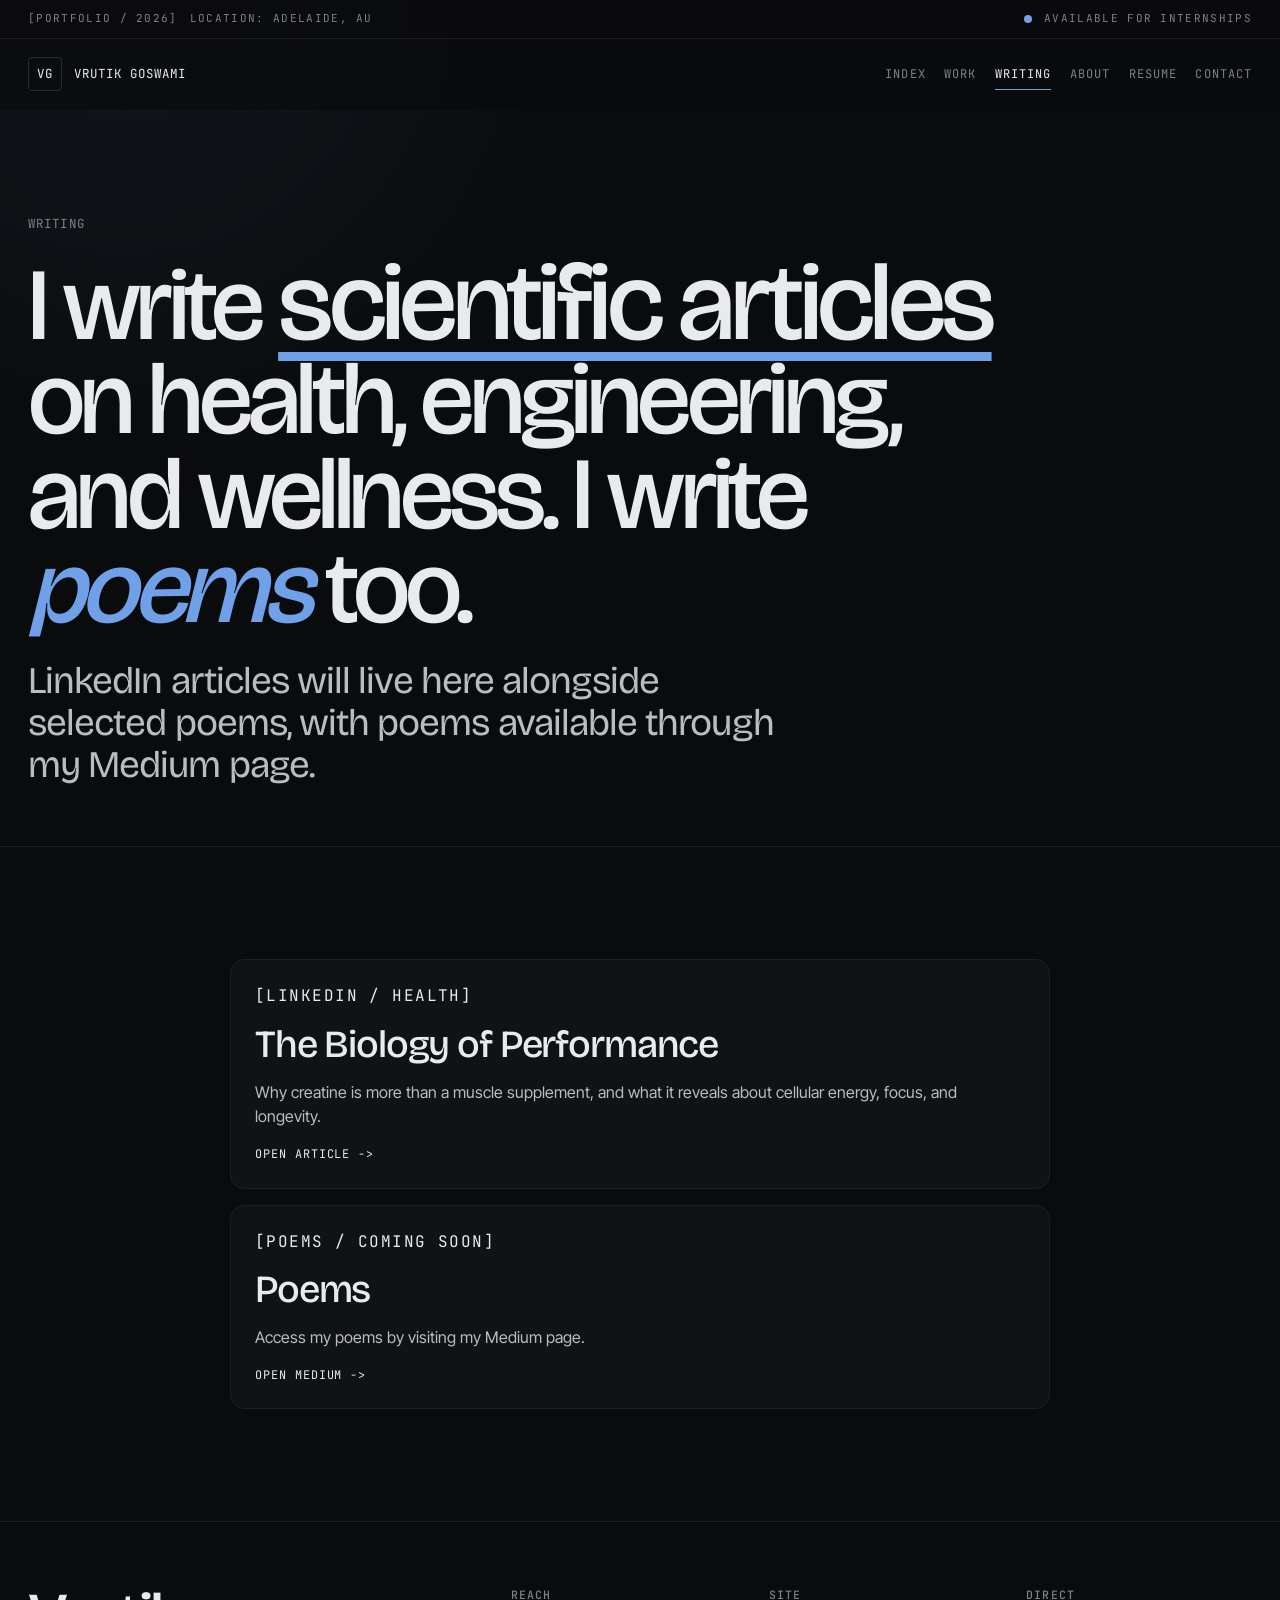
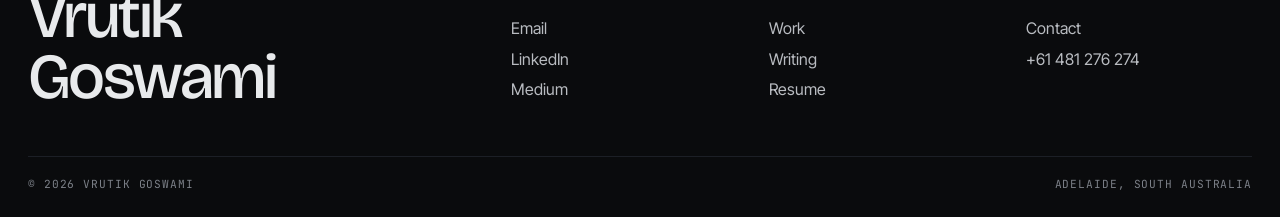
<file: writing.html>
<!DOCTYPE html>
<html lang="en">
<head>
  <meta charset="utf-8">
  <meta name="viewport" content="width=device-width, initial-scale=1">
  <title>Writing &mdash; Vrutik Goswami</title>
  <meta name="description" content="Writing by Vrutik Goswami: LinkedIn articles on health, engineering, and wellness, plus poems on Medium.">
  <meta name="theme-color" content="#0A0B0D">
  <meta property="og:title" content="Writing &mdash; Vrutik Goswami">
  <meta property="og:description" content="LinkedIn articles on health, engineering, and wellness, plus poems on Medium by Vrutik Goswami.">
  <meta property="og:type" content="website">
  <meta property="og:url" content="https://vrutikgoswami17.github.io/writing.html">
  <link rel="preconnect" href="https://fonts.googleapis.com">
  <link rel="preconnect" href="https://fonts.gstatic.com" crossorigin>
  <link href="https://fonts.googleapis.com/css2?family=Bricolage+Grotesque:wght@400;500;600&family=Inter+Tight:wght@400;500;600&family=JetBrains+Mono:wght@400;500&display=swap" rel="stylesheet">
  <link rel="stylesheet" href="assets/css/styles.css">
</head>
<body>
  <div class="site-status"><div class="container status-inner"><div class="status-left"><span>[PORTFOLIO / 2026]</span><span>LOCATION: ADELAIDE, AU</span></div><div class="status-right"><span class="status-dot" aria-hidden="true"></span><span>AVAILABLE FOR INTERNSHIPS</span></div></div></div>
  <header class="site-header" data-header><nav class="container nav" aria-label="Primary navigation"><a class="brand" href="index.html"><span class="brand-mark">VG</span><span>Vrutik Goswami</span></a><button class="nav-toggle" type="button" data-nav-toggle aria-label="Toggle navigation" aria-expanded="false"><span></span></button><div class="nav-links"><a href="index.html">Index</a><a href="projects.html">Work</a><a href="writing.html" aria-current="page">Writing</a><a href="about.html">About</a><a href="resume.html">Resume</a><a href="contact.html">Contact</a></div></nav></header>
  <main>
    <section class="page-hero">
      <div class="container">
        <p class="eyebrow">Writing</p>
        <h1 class="page-title">I write <span class="title-pop-strong">scientific articles</span> on health, engineering, and wellness. I write <span class="title-pop">poems</span> too.</h1>
        <p class="page-copy">LinkedIn articles will live here alongside selected poems, with poems available through my Medium page.</p>
      </div>
    </section>
    <section class="section">
      <div class="container-narrow">
        <div class="article-list">
          <a class="article-card reveal" href="creatine.html">
            <span class="mono">[LINKEDIN / HEALTH]</span>
            <h2>The Biology of Performance</h2>
            <p>Why creatine is more than a muscle supplement, and what it reveals about cellular energy, focus, and longevity.</p>
            <span class="arrow-link">Open article <span class="arrow">-&gt;</span></span>
          </a>
          <a class="article-card reveal" href="https://medium.com/@vrutikgoswami2">
            <span class="mono">[POEMS / COMING SOON]</span>
            <h2>Poems</h2>
            <p>Access my poems by visiting my Medium page.</p>
            <span class="arrow-link">Open Medium <span class="arrow">-&gt;</span></span>
          </a>
        </div>
      </div>
    </section>
  </main>
  <footer class="site-footer"><div class="container"><div class="footer-grid"><div><p class="footer-brand">Vrutik<br>Goswami</p></div><div class="footer-col"><h2>Reach</h2><a href="mailto:vrutikgoswami2@gmail.com">Email</a><a href="https://www.linkedin.com/in/vrutik-goswami-198703352/">LinkedIn</a><a href="https://medium.com/@vrutikgoswami2">Medium</a></div><div class="footer-col"><h2>Site</h2><a href="projects.html">Work</a><a href="writing.html">Writing</a><a href="resume.html">Resume</a></div><div class="footer-col"><h2>Direct</h2><a href="contact.html">Contact</a><a href="tel:+61481276274">+61 481 276 274</a></div></div><div class="footer-bottom"><span>&copy; <span data-year></span> Vrutik Goswami</span><span>Adelaide, South Australia</span></div></div></footer>
  <script src="assets/js/main.js"></script>
</body>
</html>
</file>
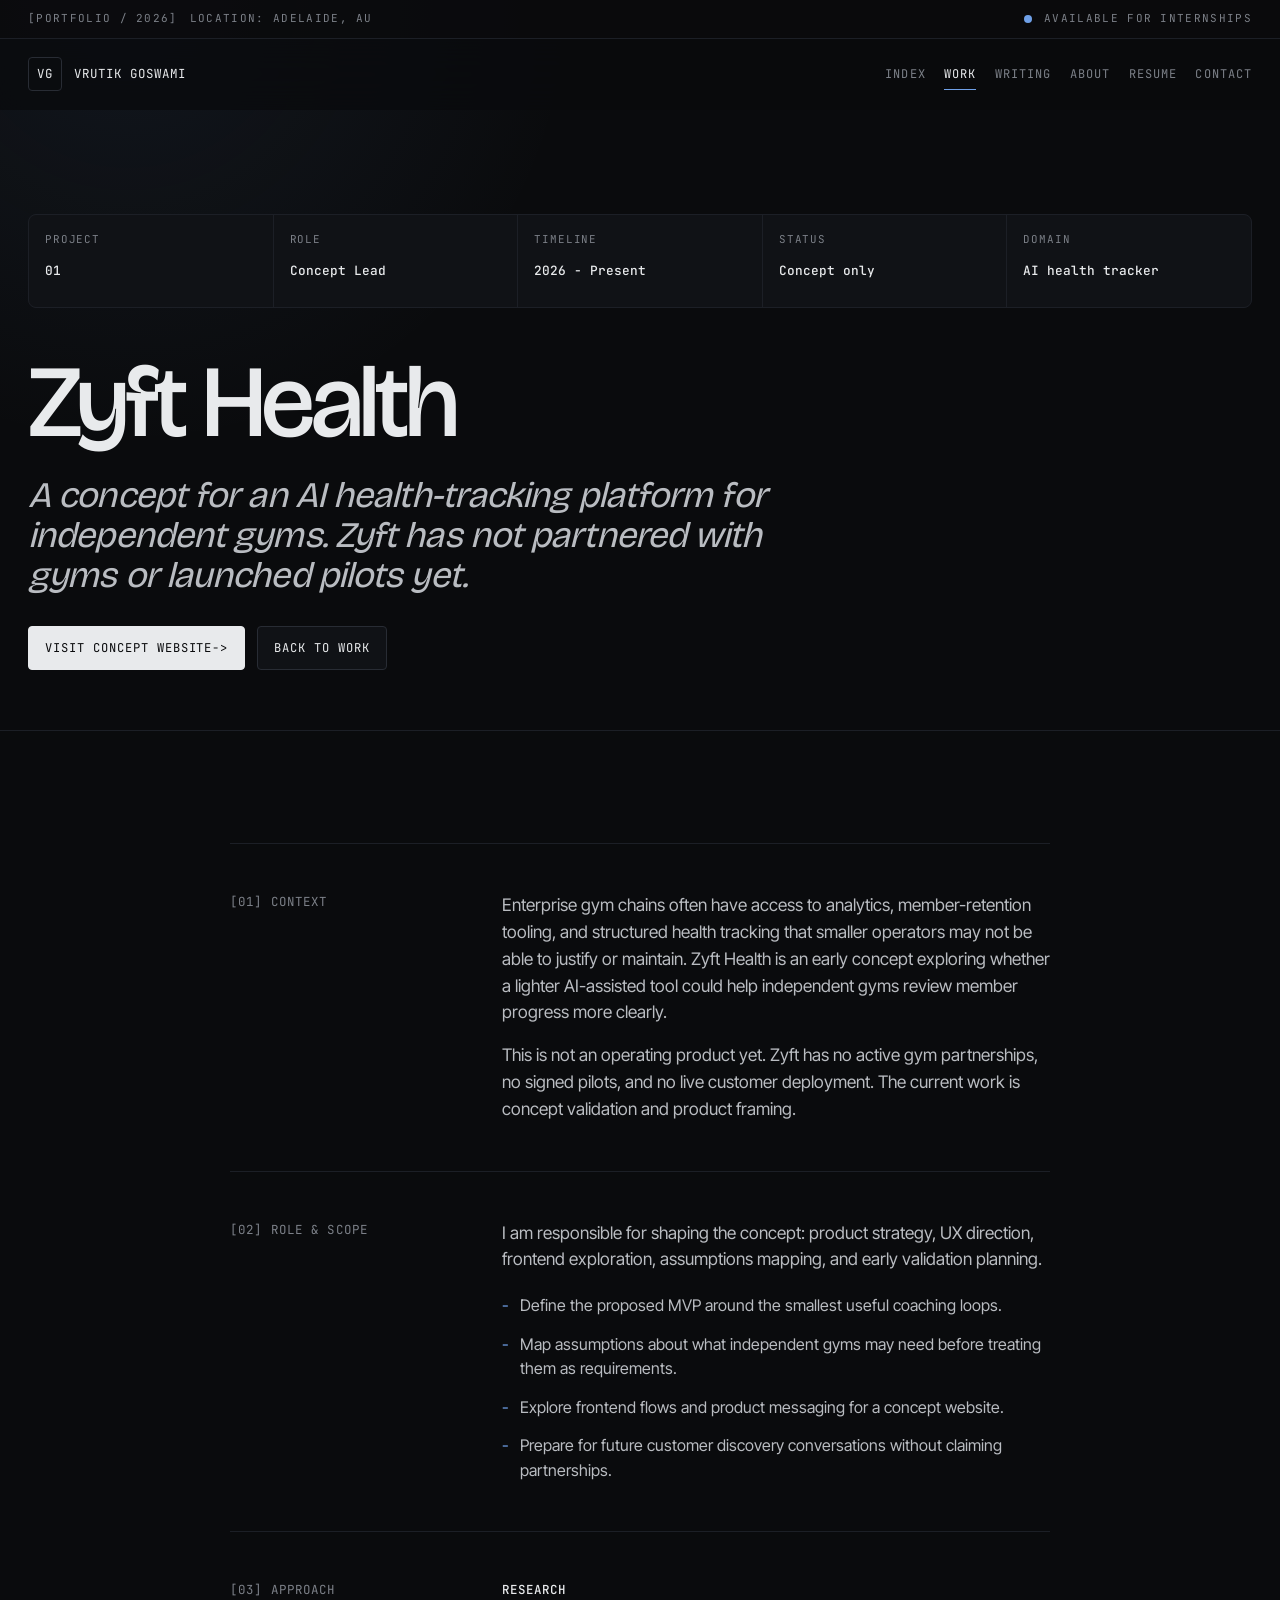
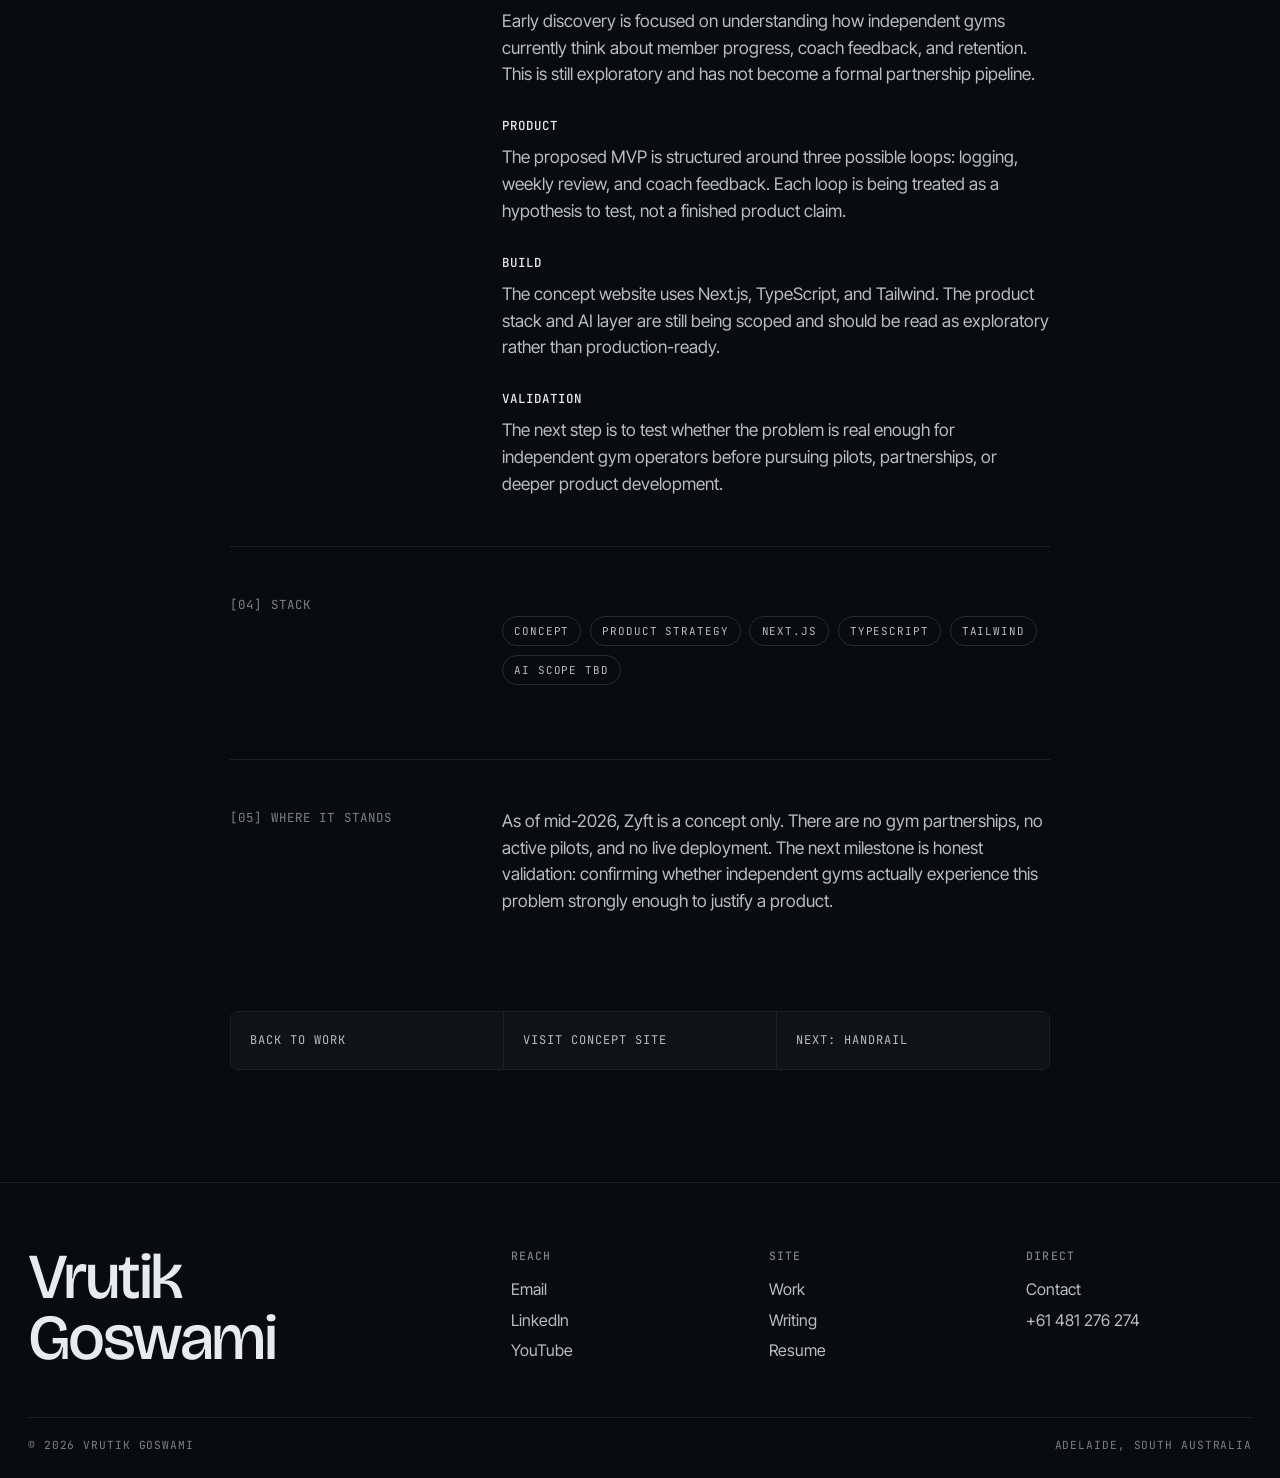
<file: zyft-health.html>
<!DOCTYPE html>
<html lang="en">
<head>
  <meta charset="utf-8">
  <meta name="viewport" content="width=device-width, initial-scale=1">
  <title>Zyft Health &mdash; Vrutik Goswami</title>
  <meta name="description" content="Zyft Health concept case study by Vrutik Goswami, covering product thinking, AI health tracking, and early validation planning.">
  <meta name="theme-color" content="#0A0B0D">
  <meta property="og:title" content="Zyft Health &mdash; Vrutik Goswami">
  <meta property="og:description" content="A concept for AI health tracking in independent gyms. No gym partnerships or pilots yet.">
  <meta property="og:type" content="article">
  <meta property="og:url" content="https://vrutikgoswami.github.io/zyft-health.html">
  <link rel="preconnect" href="https://fonts.googleapis.com">
  <link rel="preconnect" href="https://fonts.gstatic.com" crossorigin>
  <link href="https://fonts.googleapis.com/css2?family=Bricolage+Grotesque:wght@400;500;600&family=Inter+Tight:wght@400;500;600&family=JetBrains+Mono:wght@400;500&display=swap" rel="stylesheet">
  <link rel="stylesheet" href="assets/css/styles.css">
</head>
<body>
  <div class="site-status"><div class="container status-inner"><div class="status-left"><span>[PORTFOLIO / 2026]</span><span>LOCATION: ADELAIDE, AU</span></div><div class="status-right"><span class="status-dot" aria-hidden="true"></span><span>AVAILABLE FOR INTERNSHIPS</span></div></div></div>
  <header class="site-header" data-header>
    <nav class="container nav" aria-label="Primary navigation">
      <a class="brand" href="index.html"><span class="brand-mark">VG</span><span>Vrutik Goswami</span></a>
      <button class="nav-toggle" type="button" data-nav-toggle aria-label="Toggle navigation" aria-expanded="false"><span></span></button>
      <div class="nav-links"><a href="index.html">Index</a><a href="projects.html" aria-current="page">Work</a><a href="writing.html">Writing</a><a href="about.html">About</a><a href="resume.html">Resume</a><a href="contact.html">Contact</a></div>
    </nav>
  </header>

  <main>
    <section class="page-hero">
      <div class="container">
        <div class="meta-band">
          <div class="meta-item"><span>Project</span><strong>01</strong></div>
          <div class="meta-item"><span>Role</span><strong>Concept Lead</strong></div>
          <div class="meta-item"><span>Timeline</span><strong>2026 - Present</strong></div>
          <div class="meta-item"><span>Status</span><strong>Concept only</strong></div>
          <div class="meta-item"><span>Domain</span><strong>AI health tracker</strong></div>
        </div>
        <h1 class="case-title">Zyft Health</h1>
        <p class="case-summary">A concept for an AI health-tracking platform for independent gyms. Zyft has not partnered with gyms or launched pilots yet.</p>
        <div class="button-row">
          <a class="button button-primary" href="https://zyft-web.vercel.app/#manifesto">Visit Concept Website <span class="arrow">-&gt;</span></a>
          <a class="button" href="projects.html">Back to Work</a>
        </div>
      </div>
    </section>

    <section class="section">
      <div class="container-narrow">
        <article class="case-section reveal">
          <div class="sticky-label">[01] Context</div>
          <div class="prose">
            <p>Enterprise gym chains often have access to analytics, member-retention tooling, and structured health tracking that smaller operators may not be able to justify or maintain. Zyft Health is an early concept exploring whether a lighter AI-assisted tool could help independent gyms review member progress more clearly.</p>
            <p>This is not an operating product yet. Zyft has no active gym partnerships, no signed pilots, and no live customer deployment. The current work is concept validation and product framing.</p>
          </div>
        </article>
        <article class="case-section reveal">
          <div class="sticky-label">[02] Role &amp; Scope</div>
          <div>
            <div class="prose"><p>I am responsible for shaping the concept: product strategy, UX direction, frontend exploration, assumptions mapping, and early validation planning.</p></div>
            <ul class="dash-list">
              <li>Define the proposed MVP around the smallest useful coaching loops.</li>
              <li>Map assumptions about what independent gyms may need before treating them as requirements.</li>
              <li>Explore frontend flows and product messaging for a concept website.</li>
              <li>Prepare for future customer discovery conversations without claiming partnerships.</li>
            </ul>
          </div>
        </article>
        <article class="case-section reveal">
          <div class="sticky-label">[03] Approach</div>
          <div class="prose">
            <div class="sub-block"><h3>Research</h3><p>Early discovery is focused on understanding how independent gyms currently think about member progress, coach feedback, and retention. This is still exploratory and has not become a formal partnership pipeline.</p></div>
            <div class="sub-block"><h3>Product</h3><p>The proposed MVP is structured around three possible loops: logging, weekly review, and coach feedback. Each loop is being treated as a hypothesis to test, not a finished product claim.</p></div>
            <div class="sub-block"><h3>Build</h3><p>The concept website uses Next.js, TypeScript, and Tailwind. The product stack and AI layer are still being scoped and should be read as exploratory rather than production-ready.</p></div>
            <div class="sub-block"><h3>Validation</h3><p>The next step is to test whether the problem is real enough for independent gym operators before pursuing pilots, partnerships, or deeper product development.</p></div>
          </div>
        </article>
        <article class="case-section reveal">
          <div class="sticky-label">[04] Stack</div>
          <div class="tag-row"><span class="tag-pill">Concept</span><span class="tag-pill">Product Strategy</span><span class="tag-pill">Next.js</span><span class="tag-pill">TypeScript</span><span class="tag-pill">Tailwind</span><span class="tag-pill">AI scope TBD</span></div>
        </article>
        <article class="case-section reveal">
          <div class="sticky-label">[05] Where It Stands</div>
          <div class="prose"><p>As of mid-2026, Zyft is a concept only. There are no gym partnerships, no active pilots, and no live deployment. The next milestone is honest validation: confirming whether independent gyms actually experience this problem strongly enough to justify a product.</p></div>
        </article>
        <nav class="case-nav" aria-label="Case study navigation">
          <a href="projects.html">Back to work</a>
          <a href="https://zyft-web.vercel.app/#manifesto">Visit concept site</a>
          <a href="handrail.html">Next: Handrail</a>
        </nav>
      </div>
    </section>
  </main>

  <footer class="site-footer"><div class="container"><div class="footer-grid"><div><p class="footer-brand">Vrutik<br>Goswami</p></div><div class="footer-col"><h2>Reach</h2><a href="mailto:vrutikgoswami2@gmail.com">Email</a><a href="https://www.linkedin.com/in/vrutik-goswami-198703352/">LinkedIn</a><a href="https://www.youtube.com/@justworkingofficial">YouTube</a></div><div class="footer-col"><h2>Site</h2><a href="projects.html">Work</a><a href="writing.html">Writing</a><a href="resume.html">Resume</a></div><div class="footer-col"><h2>Direct</h2><a href="contact.html">Contact</a><a href="tel:+61481276274">+61 481 276 274</a></div></div><div class="footer-bottom"><span>&copy; <span data-year></span> Vrutik Goswami</span><span>Adelaide, South Australia</span></div></div></footer>
  <script src="assets/js/main.js"></script>
</body>
</html>
</file>
<file: assets/css/styles.css>
:root {
  --bg: #0a0b0d;
  --bg-elev: #101216;
  --bg-elev-2: #161920;
  --fg: #e8eaec;
  --fg-soft: #b9bcc1;
  --fg-muted: #7c8088;
  --fg-subtle: #4a4d54;
  --line: #1c1f26;
  --line-strong: #282c34;
  --accent: #6fa0e8;
  --accent-soft: rgba(111, 160, 232, 0.1);
  --font-display: "Bricolage Grotesque", system-ui, sans-serif;
  --font-body: "Inter Tight", system-ui, sans-serif;
  --font-mono: "JetBrains Mono", ui-monospace, SFMono-Regular, Menlo, monospace;
  --container: 1280px;
  --narrow: 820px;
  --gutter: 1.75rem;
  --ease: cubic-bezier(0.2, 0.85, 0.3, 1);
}

* {
  box-sizing: border-box;
}

html {
  background: var(--bg);
  color: var(--fg);
  font-size: 16px;
  scroll-behavior: smooth;
}

body {
  margin: 0;
  min-width: 320px;
  background:
    radial-gradient(circle at 10% 0%, rgba(111, 160, 232, 0.08), transparent 28rem),
    var(--bg);
  color: var(--fg);
  font-family: var(--font-body);
  line-height: 1.55;
}

body.nav-open {
  overflow: hidden;
}

a {
  color: inherit;
  text-decoration: none;
}

a:focus-visible,
button:focus-visible {
  outline: 2px solid var(--accent);
  outline-offset: 4px;
}

img,
svg {
  display: block;
  max-width: 100%;
}

main {
  min-height: 60vh;
}

.container {
  width: min(100% - (var(--gutter) * 2), var(--container));
  margin-inline: auto;
}

.container-narrow {
  width: min(100% - (var(--gutter) * 2), var(--narrow));
  margin-inline: auto;
}

.site-status {
  border-bottom: 1px solid var(--line);
  background: rgba(10, 11, 13, 0.9);
  color: var(--fg-muted);
  font-family: var(--font-mono);
  font-size: 0.6875rem;
  letter-spacing: 0.12em;
  text-transform: uppercase;
}

.status-inner {
  display: flex;
  min-height: 38px;
  align-items: center;
  justify-content: space-between;
  gap: 1rem;
}

.status-left,
.status-right {
  display: flex;
  flex-wrap: wrap;
  align-items: center;
  gap: 0.75rem;
}

.status-dot {
  display: inline-block;
  width: 8px;
  height: 8px;
  border-radius: 999px;
  background: var(--accent);
  box-shadow: 0 0 0 0 rgba(111, 160, 232, 0.36);
  animation: pulse 2.4s infinite;
}

.site-header {
  position: sticky;
  top: 0;
  z-index: 50;
  border-bottom: 1px solid transparent;
  background: rgba(10, 11, 13, 0.78);
  backdrop-filter: blur(18px);
  transition: border-color 220ms var(--ease), background 220ms var(--ease);
}

.site-header.is-scrolled {
  border-color: var(--line);
  background: rgba(10, 11, 13, 0.94);
}

.nav {
  display: flex;
  min-height: 70px;
  align-items: center;
  justify-content: space-between;
  gap: 1.5rem;
}

.brand {
  display: inline-flex;
  align-items: center;
  gap: 0.75rem;
  font-family: var(--font-mono);
  font-size: 0.78rem;
  letter-spacing: 0.08em;
  text-transform: uppercase;
}

.brand-mark {
  display: grid;
  width: 34px;
  height: 34px;
  place-items: center;
  border: 1px solid var(--line-strong);
  border-radius: 4px;
  color: var(--fg);
}

.nav-links {
  display: flex;
  align-items: center;
  gap: 1.15rem;
  font-family: var(--font-mono);
  font-size: 0.75rem;
  letter-spacing: 0.09em;
  text-transform: uppercase;
}

.nav-links a {
  position: relative;
  color: var(--fg-muted);
  transition: color 200ms var(--ease);
}

.nav-links a::after {
  position: absolute;
  right: 0;
  bottom: -0.45rem;
  left: 0;
  height: 1px;
  background: var(--accent);
  content: "";
  transform: scaleX(0);
  transform-origin: left;
  transition: transform 220ms var(--ease);
}

.nav-links a:hover,
.nav-links a[aria-current="page"] {
  color: var(--fg);
}

.nav-links a[aria-current="page"]::after,
.nav-links a:hover::after {
  transform: scaleX(1);
}

.nav-toggle {
  display: none;
  width: 42px;
  height: 42px;
  border: 1px solid var(--line-strong);
  border-radius: 4px;
  background: var(--bg-elev);
  color: var(--fg);
  cursor: pointer;
}

.nav-toggle span,
.nav-toggle::before,
.nav-toggle::after {
  display: block;
  width: 18px;
  height: 1px;
  margin: 0 auto;
  background: currentColor;
  content: "";
  transition: transform 220ms var(--ease), opacity 220ms var(--ease);
}

.nav-toggle span {
  margin-block: 5px;
}

body.nav-open .nav-toggle::before {
  transform: translateY(6px) rotate(45deg);
}

body.nav-open .nav-toggle span {
  opacity: 0;
}

body.nav-open .nav-toggle::after {
  transform: translateY(-6px) rotate(-45deg);
}

.hero {
  position: relative;
  overflow: hidden;
  padding: 6.5rem 0 3.5rem;
}

.hero::before {
  position: absolute;
  inset: 0 auto auto 0;
  width: min(66vw, 760px);
  height: 560px;
  background-image:
    linear-gradient(rgba(255, 255, 255, 0.035) 1px, transparent 1px),
    linear-gradient(90deg, rgba(255, 255, 255, 0.035) 1px, transparent 1px);
  background-size: 44px 44px;
  content: "";
  mask-image: radial-gradient(circle at 0 0, black, transparent 72%);
  pointer-events: none;
}

.page-hero {
  padding: 6.5rem 0 3.75rem;
  border-bottom: 1px solid var(--line);
}

.eyebrow,
.meta-label,
.tile-index,
.tile-meta,
.mono {
  font-family: var(--font-mono);
  letter-spacing: 0.09em;
  text-transform: uppercase;
}

.eyebrow {
  margin: 0 0 1.15rem;
  color: var(--fg-muted);
  font-size: 0.78rem;
}

.hero-title,
.page-title {
  margin: 0;
  font-family: var(--font-display);
  font-weight: 500;
  letter-spacing: -0.045em;
}

.hero-title {
  max-width: 11ch;
  font-size: clamp(3.5rem, 11vw, 9rem);
  line-height: 0.9;
}

.page-title {
  max-width: 980px;
  font-size: clamp(3.25rem, 8vw, 7.5rem);
  line-height: 0.92;
}

.hero-copy,
.page-copy {
  max-width: 760px;
  color: var(--fg-soft);
  font-family: var(--font-display);
  font-size: clamp(1.45rem, 3vw, 2.35rem);
  line-height: 1.12;
  letter-spacing: -0.025em;
}

.page-copy {
  margin: 1.5rem 0 0;
}

.title-pop {
  color: var(--accent);
  font-style: italic;
}

.title-pop-strong {
  display: inline-block;
  color: var(--fg);
  font-size: 1.08em;
  text-decoration: underline;
  text-decoration-color: var(--accent);
  text-decoration-thickness: 0.08em;
  text-underline-offset: 0.12em;
}

.hero-copy em,
.page-copy em,
.accent {
  color: var(--accent);
  font-style: italic;
}

.tag-row {
  display: flex;
  flex-wrap: wrap;
  gap: 0.55rem;
  margin: 1.35rem 0 1.6rem;
}

.tag-pill {
  display: inline-flex;
  align-items: center;
  gap: 0.45rem;
  min-height: 30px;
  border: 1px solid var(--line-strong);
  border-radius: 999px;
  padding: 0.35rem 0.7rem;
  color: var(--fg-soft);
  font-family: var(--font-mono);
  font-size: 0.68rem;
  letter-spacing: 0.08em;
  text-transform: uppercase;
}

.tag-pill.accented {
  border-color: rgba(111, 160, 232, 0.45);
  background: var(--accent-soft);
  color: var(--fg);
}

.button-row {
  display: flex;
  flex-wrap: wrap;
  gap: 0.75rem;
  margin-top: 1.8rem;
}

.button {
  display: inline-flex;
  min-height: 44px;
  align-items: center;
  justify-content: center;
  border: 1px solid var(--line-strong);
  border-radius: 4px;
  padding: 0.75rem 1rem;
  background: var(--bg-elev);
  color: var(--fg);
  font-family: var(--font-mono);
  font-size: 0.76rem;
  letter-spacing: 0.08em;
  text-transform: uppercase;
  transition: border-color 220ms var(--ease), background 220ms var(--ease), color 220ms var(--ease), transform 220ms var(--ease);
}

.button:hover {
  border-color: var(--accent);
  background: var(--bg-elev-2);
  transform: translateY(-2px);
}

.button-primary {
  border-color: var(--fg);
  background: var(--fg);
  color: var(--bg);
}

.button-primary:hover {
  border-color: var(--accent);
  background: var(--accent);
  color: var(--bg);
}

.section {
  padding: 7rem 0;
}

.section-tight {
  padding: 4.5rem 0;
}

.work-section {
  border-top: 1px solid var(--line);
  padding: 6rem 0;
}

.work-section:first-of-type {
  border-top: 0;
}

.work-heading {
  display: grid;
  grid-template-columns: minmax(140px, 220px) minmax(0, 1fr);
  gap: 2rem;
  margin-bottom: 3rem;
}

.work-heading h2,
.work-group h3 {
  margin: 0;
  color: var(--fg);
  font-family: var(--font-display);
  font-weight: 500;
  letter-spacing: -0.03em;
  line-height: 1;
}

.work-heading h2 {
  font-size: clamp(2.4rem, 6vw, 5rem);
}

.work-heading p {
  max-width: 700px;
  margin: 0;
  color: var(--fg-soft);
  font-size: 1.1rem;
}

.work-group {
  margin-top: 3.5rem;
}

.work-group:first-of-type {
  margin-top: 0;
}

.work-group h3 {
  border-top: 1px solid var(--line);
  margin-bottom: 1rem;
  padding-top: 1.2rem;
  color: var(--fg-soft);
  font-family: var(--font-mono);
  font-size: 0.82rem;
  letter-spacing: 0.09em;
  text-transform: uppercase;
}

.tile-grid {
  display: grid;
  grid-auto-flow: dense;
  grid-template-columns: repeat(6, minmax(0, 1fr));
  gap: 1rem;
}

.tile {
  position: relative;
  display: flex;
  min-height: 280px;
  flex-direction: column;
  overflow: hidden;
  border: 1px solid var(--line);
  border-radius: 14px;
  padding: 1.75rem;
  background: var(--bg-elev);
  transition: border-color 250ms var(--ease), background 250ms var(--ease), transform 350ms var(--ease);
}

.tile:hover {
  border-color: var(--accent);
  background: var(--bg-elev-2);
  transform: translateY(-3px);
}

.tile:hover .arrow {
  transform: translateX(5px);
}

.tile:hover .visual::after {
  transform: scale(1.02);
}

.tile-large {
  grid-column: span 4;
  min-height: 560px;
}

.tile-medium {
  grid-column: span 3;
}

.tile-small {
  grid-column: span 2;
}

.tile-wide {
  grid-column: span 3;
}

.tile-full {
  grid-column: 1 / -1;
}

.tile-top {
  display: flex;
  align-items: center;
  justify-content: space-between;
  gap: 0.75rem;
  margin-bottom: 1.25rem;
}

.tile-index,
.tile-meta {
  color: var(--fg-muted);
  font-size: 0.72rem;
}

.tile-meta {
  display: inline-flex;
  align-items: center;
  gap: 0.45rem;
}

.tile-meta.live,
.tile-meta.progress {
  color: var(--accent);
}

.visual {
  position: relative;
  min-height: 190px;
  overflow: hidden;
  border: 1px solid var(--line);
  border-radius: 8px;
  margin-bottom: 1.55rem;
  background:
    linear-gradient(135deg, rgba(111, 160, 232, 0.08), transparent 45%),
    repeating-linear-gradient(90deg, rgba(255, 255, 255, 0.04) 0 1px, transparent 1px 24px),
    repeating-linear-gradient(0deg, rgba(255, 255, 255, 0.035) 0 1px, transparent 1px 24px),
    #0c0e12;
}

.visual::before,
.visual::after {
  position: absolute;
  content: "";
  transition: transform 320ms var(--ease);
}

.visual::before {
  inset: 16%;
  border: 1px dashed rgba(111, 160, 232, 0.32);
  border-radius: 6px;
}

.visual::after {
  right: 13%;
  bottom: 18%;
  width: 42%;
  height: 30%;
  border: 1px solid rgba(232, 234, 236, 0.18);
  border-radius: 8px;
  background: rgba(111, 160, 232, 0.06);
}

.visual-handrail::after {
  right: auto;
  left: 18%;
  width: 62%;
  height: 14px;
  border-radius: 999px;
  transform: rotate(-8deg);
}

.tile h2,
.tile h3 {
  margin: 0;
  font-family: var(--font-display);
  font-weight: 500;
  letter-spacing: -0.025em;
  line-height: 1.02;
}

.tile h2 {
  font-size: clamp(2.1rem, 4vw, 3.2rem);
}

.tile h3 {
  font-size: clamp(1.45rem, 2vw, 2rem);
}

.tile p {
  margin: 0.85rem 0 0;
  color: var(--fg-soft);
}

.tile-footer {
  display: flex;
  flex-wrap: wrap;
  align-items: end;
  justify-content: space-between;
  gap: 1rem;
  margin-top: auto;
  padding-top: 1.4rem;
}

.arrow-link,
.text-link {
  color: var(--fg);
  font-family: var(--font-mono);
  font-size: 0.74rem;
  letter-spacing: 0.08em;
  text-transform: uppercase;
}

.arrow {
  display: inline-block;
  transition: transform 220ms var(--ease);
}

.text-link {
  color: var(--accent);
}

.focus-list,
.stat-list,
.plain-list,
.dash-list {
  display: grid;
  gap: 0.85rem;
  margin: 1.25rem 0 0;
  padding: 0;
  list-style: none;
}

.focus-list li,
.stat-list li {
  display: grid;
  gap: 0.35rem;
  border-top: 1px solid var(--line);
  padding-top: 0.85rem;
}

.focus-list strong,
.stat-list strong,
.dash-list strong {
  color: var(--fg);
  font-family: var(--font-mono);
  font-size: 0.7rem;
  font-weight: 500;
  letter-spacing: 0.08em;
  text-transform: uppercase;
}

.focus-list span,
.stat-list span {
  color: var(--fg-soft);
}

.empty-state {
  display: grid;
  min-height: 160px;
  place-items: center;
  border: 1px dashed var(--line-strong);
  border-radius: 8px;
  margin-top: 1.35rem;
  padding: 1.5rem;
  color: var(--fg-muted);
  text-align: center;
}

.article-list {
  display: grid;
  gap: 1rem;
}

.article-card {
  display: grid;
  gap: 1rem;
  border: 1px solid var(--line);
  border-radius: 14px;
  padding: 1.5rem;
  background: var(--bg-elev);
  transition: border-color 250ms var(--ease), background 250ms var(--ease), transform 350ms var(--ease);
}

.article-card:hover {
  border-color: var(--accent);
  background: var(--bg-elev-2);
  transform: translateY(-3px);
}

.article-card h2 {
  margin: 0;
  font-family: var(--font-display);
  font-size: clamp(1.7rem, 3vw, 2.5rem);
  font-weight: 500;
  letter-spacing: -0.03em;
  line-height: 1;
}

.article-card p {
  margin: 0;
  color: var(--fg-soft);
}

.article-body {
  color: var(--fg-soft);
  font-size: 1.08rem;
}

.article-intro-grid {
  display: grid;
  grid-template-columns: minmax(0, 1.15fr) minmax(260px, 0.85fr);
  gap: 2rem;
  align-items: start;
}

.article-body h2 {
  margin: 2.4rem 0 0.75rem;
  color: var(--fg);
  font-family: var(--font-display);
  font-size: clamp(1.7rem, 4vw, 2.6rem);
  font-weight: 500;
  letter-spacing: -0.03em;
  line-height: 1.05;
}

.article-body p {
  margin: 0 0 1.1rem;
}

.article-body ul,
.article-body ol {
  margin: 0 0 1.25rem;
  padding-left: 1.2rem;
}

.article-body li {
  margin-bottom: 0.55rem;
}

.article-image {
  overflow: hidden;
  border: 1px solid var(--line);
  border-radius: 14px;
  margin: 0;
  background: var(--bg-elev);
}

.article-image img {
  width: 100%;
  height: auto;
}

.article-image-placeholder {
  display: grid;
  min-height: 260px;
  place-items: center;
  border-style: dashed;
  padding: 2rem;
  color: var(--fg-muted);
  text-align: center;
}

.video-frame {
  overflow: hidden;
  border: 1px solid var(--line);
  border-radius: 14px;
  margin: 0;
  background: var(--bg-elev);
}

.project-video {
  display: block;
  width: 100%;
  aspect-ratio: 16 / 9;
  background: #050608;
}

.video-placeholder {
  display: grid;
  min-height: 320px;
  place-items: center;
  border: 1px dashed var(--line-strong);
  padding: 2rem;
  color: var(--fg-muted);
  text-align: center;
}

.video-placeholder p {
  max-width: 520px;
  margin-inline: auto;
}

@media (max-width: 760px) {
  .article-intro-grid {
    grid-template-columns: 1fr;
  }
}

.about-grid,
.case-section,
.resume-grid {
  display: grid;
  grid-template-columns: minmax(150px, 240px) minmax(0, 1fr);
  gap: 2rem;
  border-top: 1px solid var(--line);
  padding: 3rem 0;
}

.sticky-label {
  position: sticky;
  top: 100px;
  align-self: start;
  color: var(--fg-muted);
  font-family: var(--font-mono);
  font-size: 0.78rem;
  letter-spacing: 0.09em;
  text-transform: uppercase;
}

.prose {
  color: var(--fg-soft);
  font-size: 1.08rem;
}

.prose p {
  margin: 0 0 1rem;
}

.prose p:last-child {
  margin-bottom: 0;
}

.large-line {
  margin: 0;
  color: var(--fg);
  font-family: var(--font-display);
  font-size: clamp(1.75rem, 4vw, 3rem);
  font-style: italic;
  letter-spacing: -0.03em;
  line-height: 1.06;
}

.entry-list {
  display: grid;
  gap: 1.1rem;
  margin: 0;
  padding: 0;
  list-style: none;
}

.entry-list li {
  border-top: 1px solid var(--line);
  padding-top: 1rem;
}

.entry-list h3 {
  margin: 0 0 0.35rem;
  color: var(--fg);
  font-family: var(--font-display);
  font-size: 1.25rem;
  font-weight: 500;
}

.entry-list p {
  margin: 0;
  color: var(--fg-soft);
}

.meta-band {
  display: grid;
  grid-template-columns: repeat(5, minmax(0, 1fr));
  gap: 1px;
  overflow: hidden;
  border: 1px solid var(--line);
  border-radius: 8px;
  margin-bottom: 3rem;
  background: var(--line);
}

.meta-item {
  min-height: 92px;
  padding: 1rem;
  background: var(--bg-elev);
}

.meta-item span {
  display: block;
  margin-bottom: 0.55rem;
  color: var(--fg-muted);
  font-family: var(--font-mono);
  font-size: 0.68rem;
  letter-spacing: 0.08em;
  text-transform: uppercase;
}

.meta-item strong {
  color: var(--fg);
  font-family: var(--font-mono);
  font-size: 0.8rem;
  font-weight: 500;
}

.case-title {
  margin: 0;
  font-family: var(--font-display);
  font-size: clamp(3rem, 8vw, 7rem);
  font-weight: 500;
  letter-spacing: -0.045em;
  line-height: 0.92;
}

.case-summary {
  max-width: 820px;
  margin: 1.6rem 0 0;
  color: var(--fg-soft);
  font-family: var(--font-display);
  font-size: clamp(1.45rem, 3vw, 2.25rem);
  font-style: italic;
  letter-spacing: -0.025em;
  line-height: 1.12;
}

.sub-block {
  margin-bottom: 1.75rem;
}

.sub-block:last-child {
  margin-bottom: 0;
}

.sub-block h3 {
  margin: 0 0 0.55rem;
  color: var(--fg);
  font-family: var(--font-mono);
  font-size: 0.78rem;
  font-weight: 500;
  letter-spacing: 0.08em;
  text-transform: uppercase;
}

.dash-list li {
  position: relative;
  padding-left: 1.1rem;
  color: var(--fg-soft);
}

.dash-list li::before {
  position: absolute;
  left: 0;
  color: var(--accent);
  content: "-";
}

.case-nav {
  display: grid;
  grid-template-columns: repeat(3, minmax(0, 1fr));
  gap: 1px;
  overflow: hidden;
  border: 1px solid var(--line);
  border-radius: 8px;
  margin-top: 3rem;
  background: var(--line);
}

.case-nav a {
  padding: 1.2rem;
  background: var(--bg-elev);
  color: var(--fg-soft);
  font-family: var(--font-mono);
  font-size: 0.75rem;
  letter-spacing: 0.08em;
  text-transform: uppercase;
  transition: background 220ms var(--ease), color 220ms var(--ease);
}

.case-nav a:hover {
  background: var(--bg-elev-2);
  color: var(--accent);
}

.resume-head {
  display: flex;
  align-items: end;
  justify-content: space-between;
  gap: 1.5rem;
}

.code-header {
  display: inline-block;
  border-left: 3px solid var(--accent);
  background: var(--bg-elev-2);
  padding: 0.5rem 0.75rem;
  font-family: var(--font-mono);
  font-size: 0.875rem;
  letter-spacing: 0.08em;
}

.code-header::before {
  margin-right: 0.3rem;
  opacity: 0.5;
  content: "```";
}

.code-header::after {
  margin-left: 0.3rem;
  opacity: 0.5;
  content: "```";
}

.resume-list {
  display: grid;
  gap: 0.8rem;
  margin: 0;
  padding-left: 1.15rem;
  color: var(--fg-soft);
}

.resume-list em {
  color: var(--fg);
}

.contact-list {
  display: grid;
  gap: 1.4rem;
  margin-top: 3rem;
}

.contact-link {
  display: block;
  border-top: 1px solid var(--line);
  padding-top: 1rem;
}

.contact-link span {
  display: block;
  margin-bottom: 0.25rem;
  color: var(--fg-muted);
  font-family: var(--font-mono);
  font-size: 0.74rem;
  letter-spacing: 0.08em;
  text-transform: uppercase;
}

.contact-link strong {
  color: var(--fg);
  font-family: var(--font-display);
  font-size: clamp(1.5rem, 5vw, 2.25rem);
  font-weight: 500;
  letter-spacing: -0.025em;
  transition: color 220ms var(--ease);
  overflow-wrap: anywhere;
}

.contact-link:hover strong {
  color: var(--accent);
}

.site-footer {
  border-top: 1px solid var(--line);
  padding: 4rem 0 1.5rem;
}

.footer-grid {
  display: grid;
  grid-template-columns: 2fr repeat(3, 1fr);
  gap: 2rem;
}

.footer-brand {
  margin: 0;
  font-family: var(--font-display);
  font-size: clamp(2rem, 5vw, 4rem);
  font-weight: 500;
  letter-spacing: -0.04em;
  line-height: 0.95;
}

.footer-col h2 {
  margin: 0 0 0.8rem;
  color: var(--fg-muted);
  font-family: var(--font-mono);
  font-size: 0.72rem;
  font-weight: 500;
  letter-spacing: 0.09em;
  text-transform: uppercase;
}

.footer-col a,
.footer-col p {
  display: block;
  margin: 0.35rem 0;
  color: var(--fg-soft);
}

.footer-col a:hover {
  color: var(--accent);
}

.footer-bottom {
  display: flex;
  flex-wrap: wrap;
  justify-content: space-between;
  gap: 1rem;
  border-top: 1px solid var(--line);
  margin-top: 3rem;
  padding-top: 1.2rem;
  color: var(--fg-muted);
  font-family: var(--font-mono);
  font-size: 0.7rem;
  letter-spacing: 0.08em;
  text-transform: uppercase;
}

.reveal {
  opacity: 0;
  transform: translateY(14px);
}

.reveal.is-visible {
  opacity: 1;
  transform: translateY(0);
  transition: opacity 700ms var(--ease), transform 700ms var(--ease);
}

@keyframes pulse {
  0% {
    box-shadow: 0 0 0 0 rgba(111, 160, 232, 0.36);
  }
  70% {
    box-shadow: 0 0 0 9px rgba(111, 160, 232, 0);
  }
  100% {
    box-shadow: 0 0 0 0 rgba(111, 160, 232, 0);
  }
}

@media (max-width: 900px) {
  .tile-grid {
    grid-template-columns: repeat(4, minmax(0, 1fr));
  }

  .tile-large,
  .tile-medium,
  .tile-wide {
    grid-column: span 4;
  }

  .tile-small {
    grid-column: span 2;
  }

  .meta-band,
  .footer-grid {
    grid-template-columns: repeat(2, minmax(0, 1fr));
  }

  .resume-head {
    display: grid;
  }
}

@media (max-width: 760px) {
  :root {
    --gutter: 1.1rem;
  }

  .status-inner {
    align-items: flex-start;
    flex-direction: column;
    justify-content: center;
    padding-block: 0.65rem;
  }

  .nav-toggle {
    display: block;
  }

  .nav-links {
    position: fixed;
    top: 109px;
    right: 0;
    left: 0;
    display: grid;
    gap: 0;
    border-bottom: 1px solid var(--line);
    background: rgba(10, 11, 13, 0.98);
    padding: 0.75rem var(--gutter) 1.25rem;
    opacity: 0;
    pointer-events: none;
    transform: translateY(-8px);
    transition: opacity 220ms var(--ease), transform 220ms var(--ease);
  }

  body.nav-open .nav-links {
    opacity: 1;
    pointer-events: auto;
    transform: translateY(0);
  }

  .nav-links a {
    border-top: 1px solid var(--line);
    padding: 1rem 0;
  }

  .nav-links a::after {
    display: none;
  }

  .hero,
  .page-hero {
    padding-top: 4.5rem;
  }

  .section {
    padding: 4.5rem 0;
  }

  .work-section {
    padding: 4.5rem 0;
  }

  .work-heading {
    grid-template-columns: 1fr;
    gap: 1rem;
  }

  .about-grid,
  .case-section,
  .resume-grid {
    grid-template-columns: 1fr;
    gap: 1rem;
    padding: 2.25rem 0;
  }

  .sticky-label {
    position: static;
  }

  .case-nav {
    grid-template-columns: 1fr;
  }
}

@media (max-width: 640px) {
  .tile-grid {
    grid-template-columns: repeat(2, minmax(0, 1fr));
  }

  .tile,
  .tile-large,
  .tile-medium,
  .tile-small,
  .tile-wide {
    grid-column: 1 / -1;
    min-height: auto;
    padding: 1.2rem;
  }

  .visual {
    min-height: 150px;
  }

  .meta-band,
  .footer-grid {
    grid-template-columns: 1fr;
  }

  .footer-bottom {
    display: grid;
  }
}

@media (prefers-reduced-motion: reduce) {
  *,
  *::before,
  *::after {
    animation-duration: 0.01ms !important;
    animation-iteration-count: 1 !important;
    scroll-behavior: auto !important;
    transition-duration: 0.01ms !important;
  }

  .reveal {
    opacity: 1;
    transform: none;
  }
}
</file>
